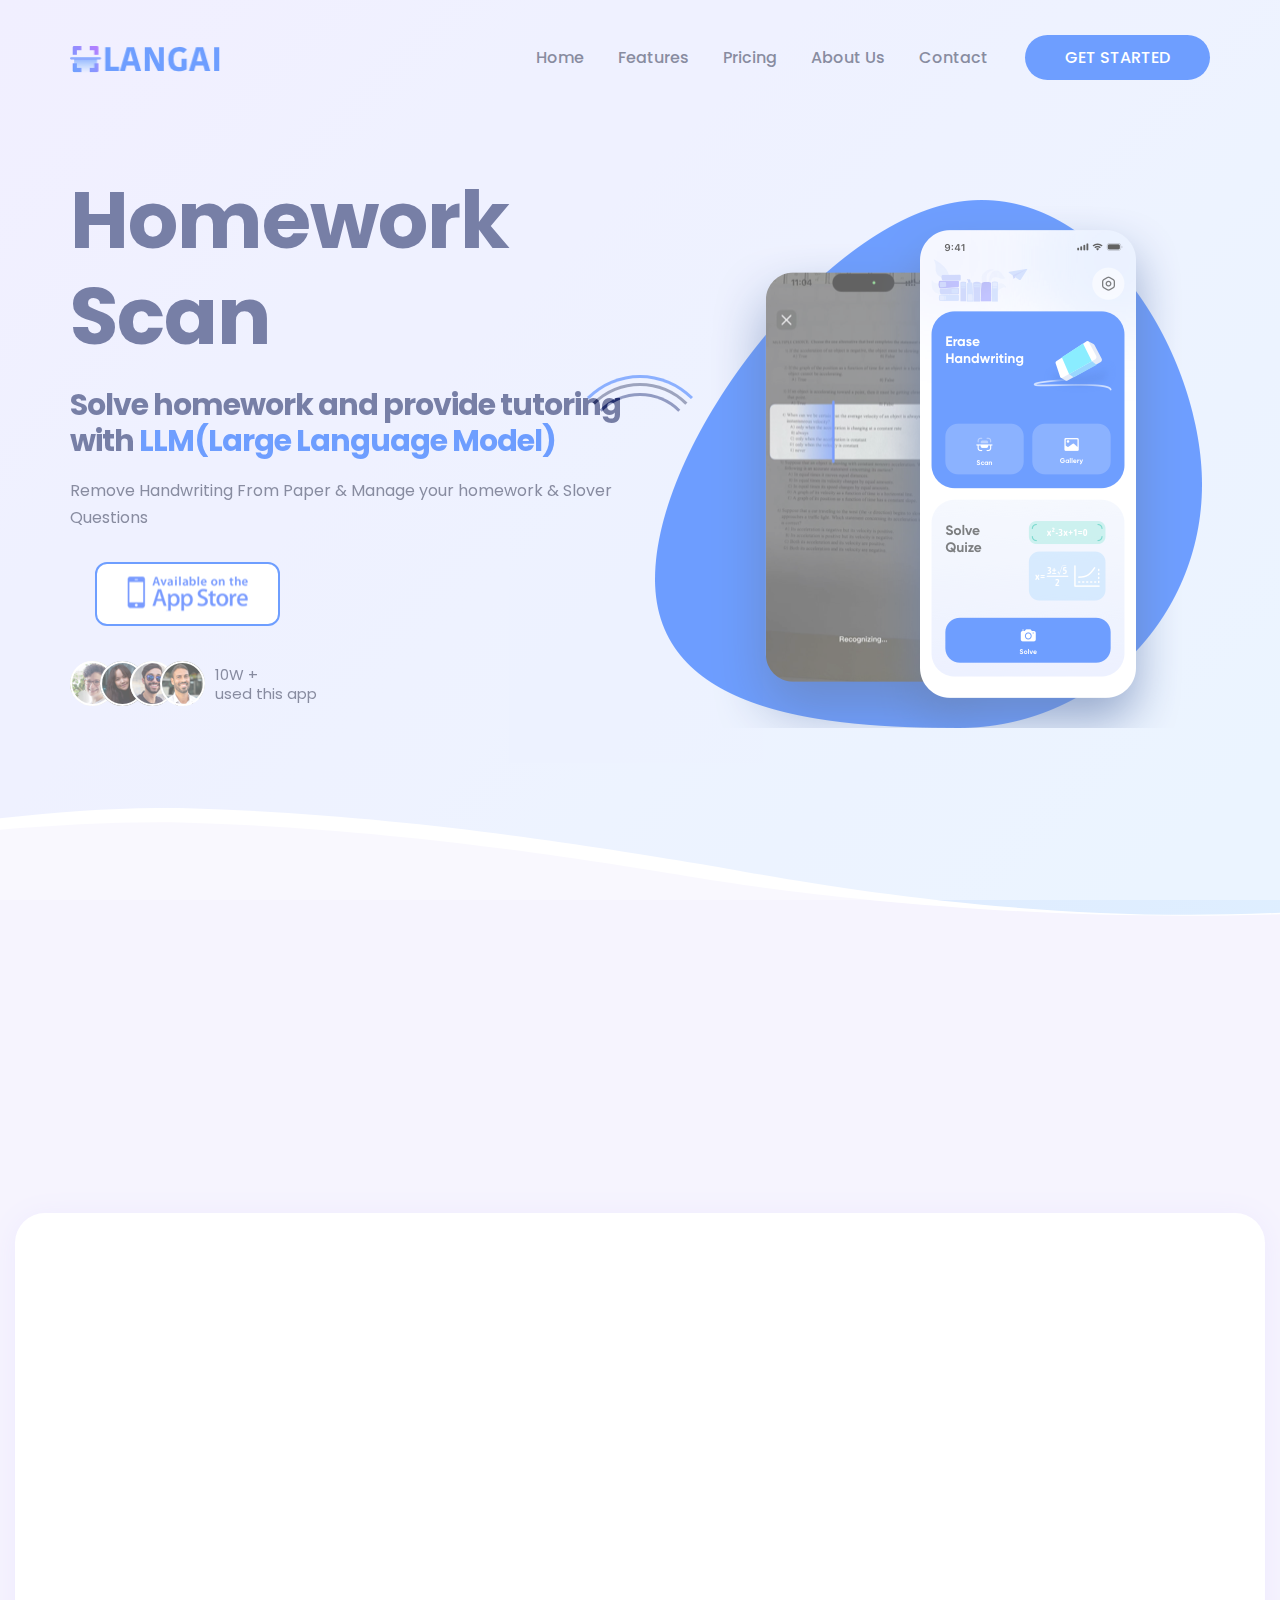
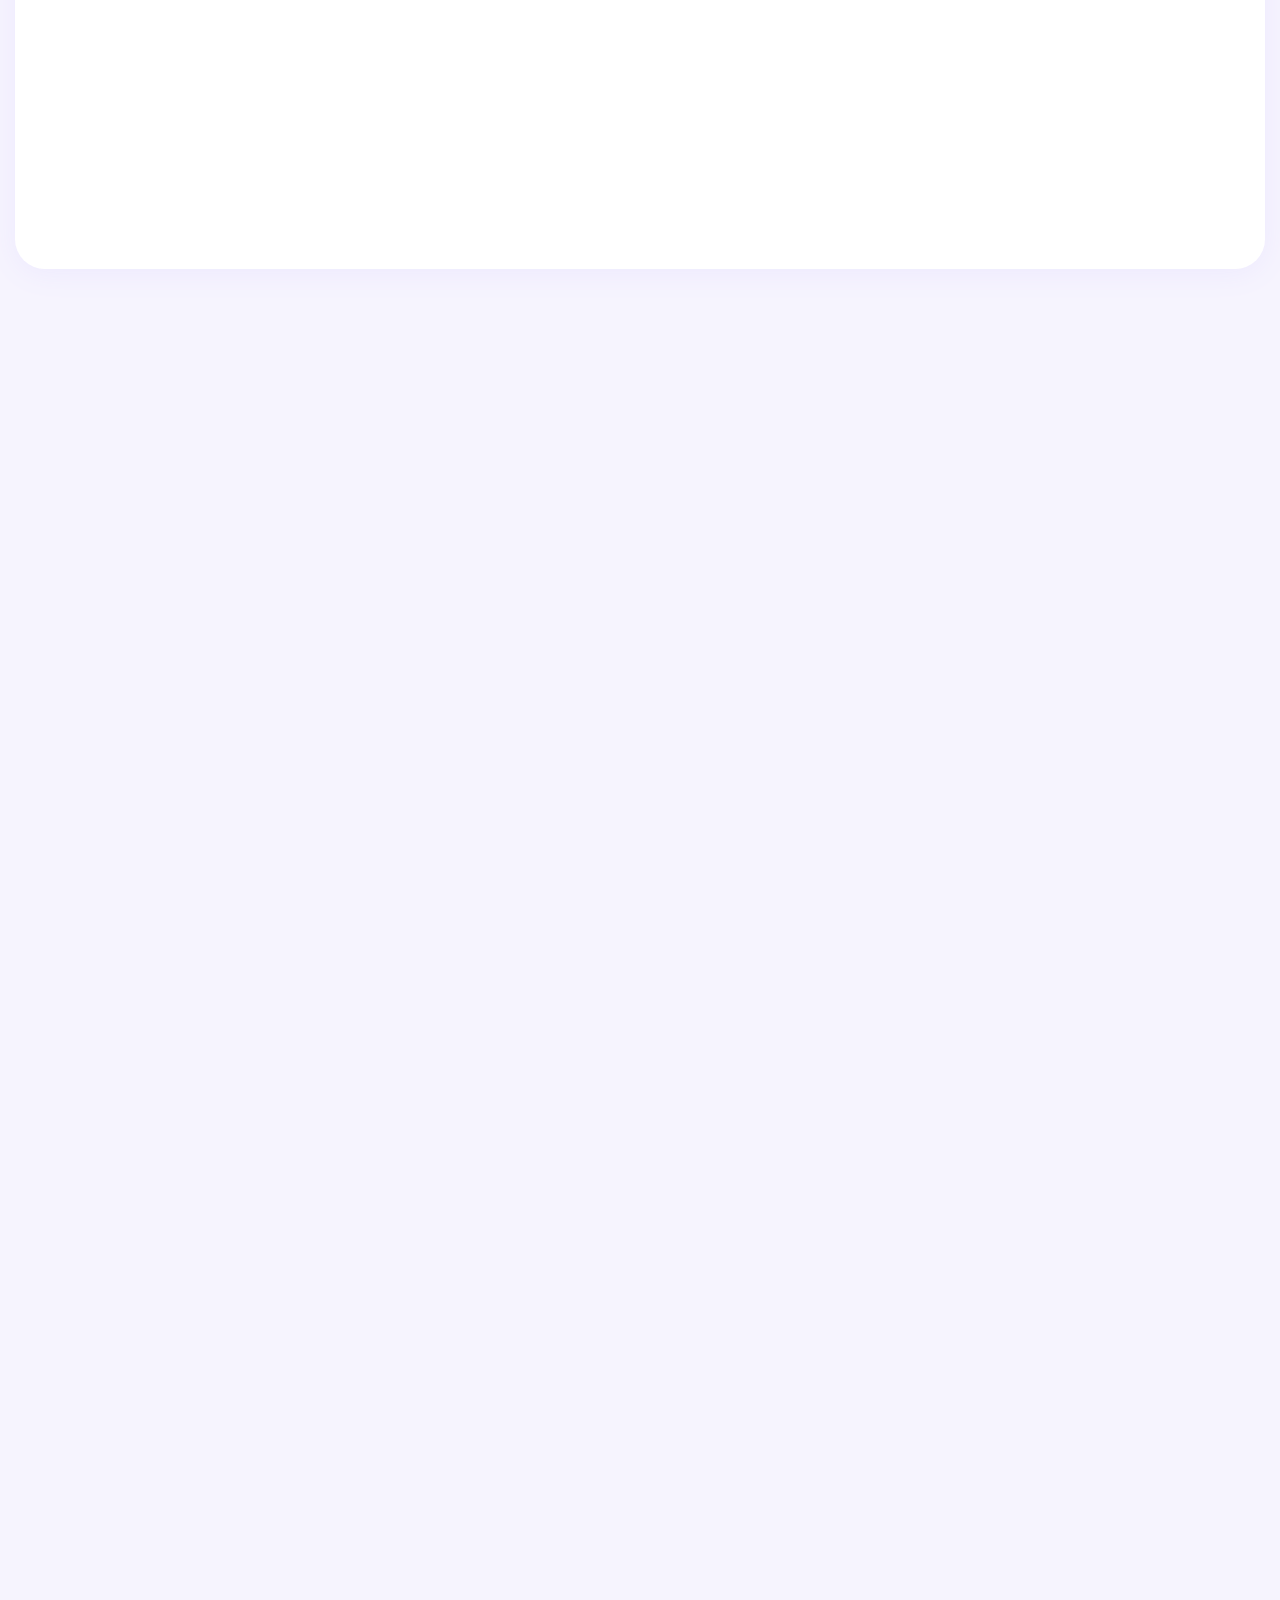
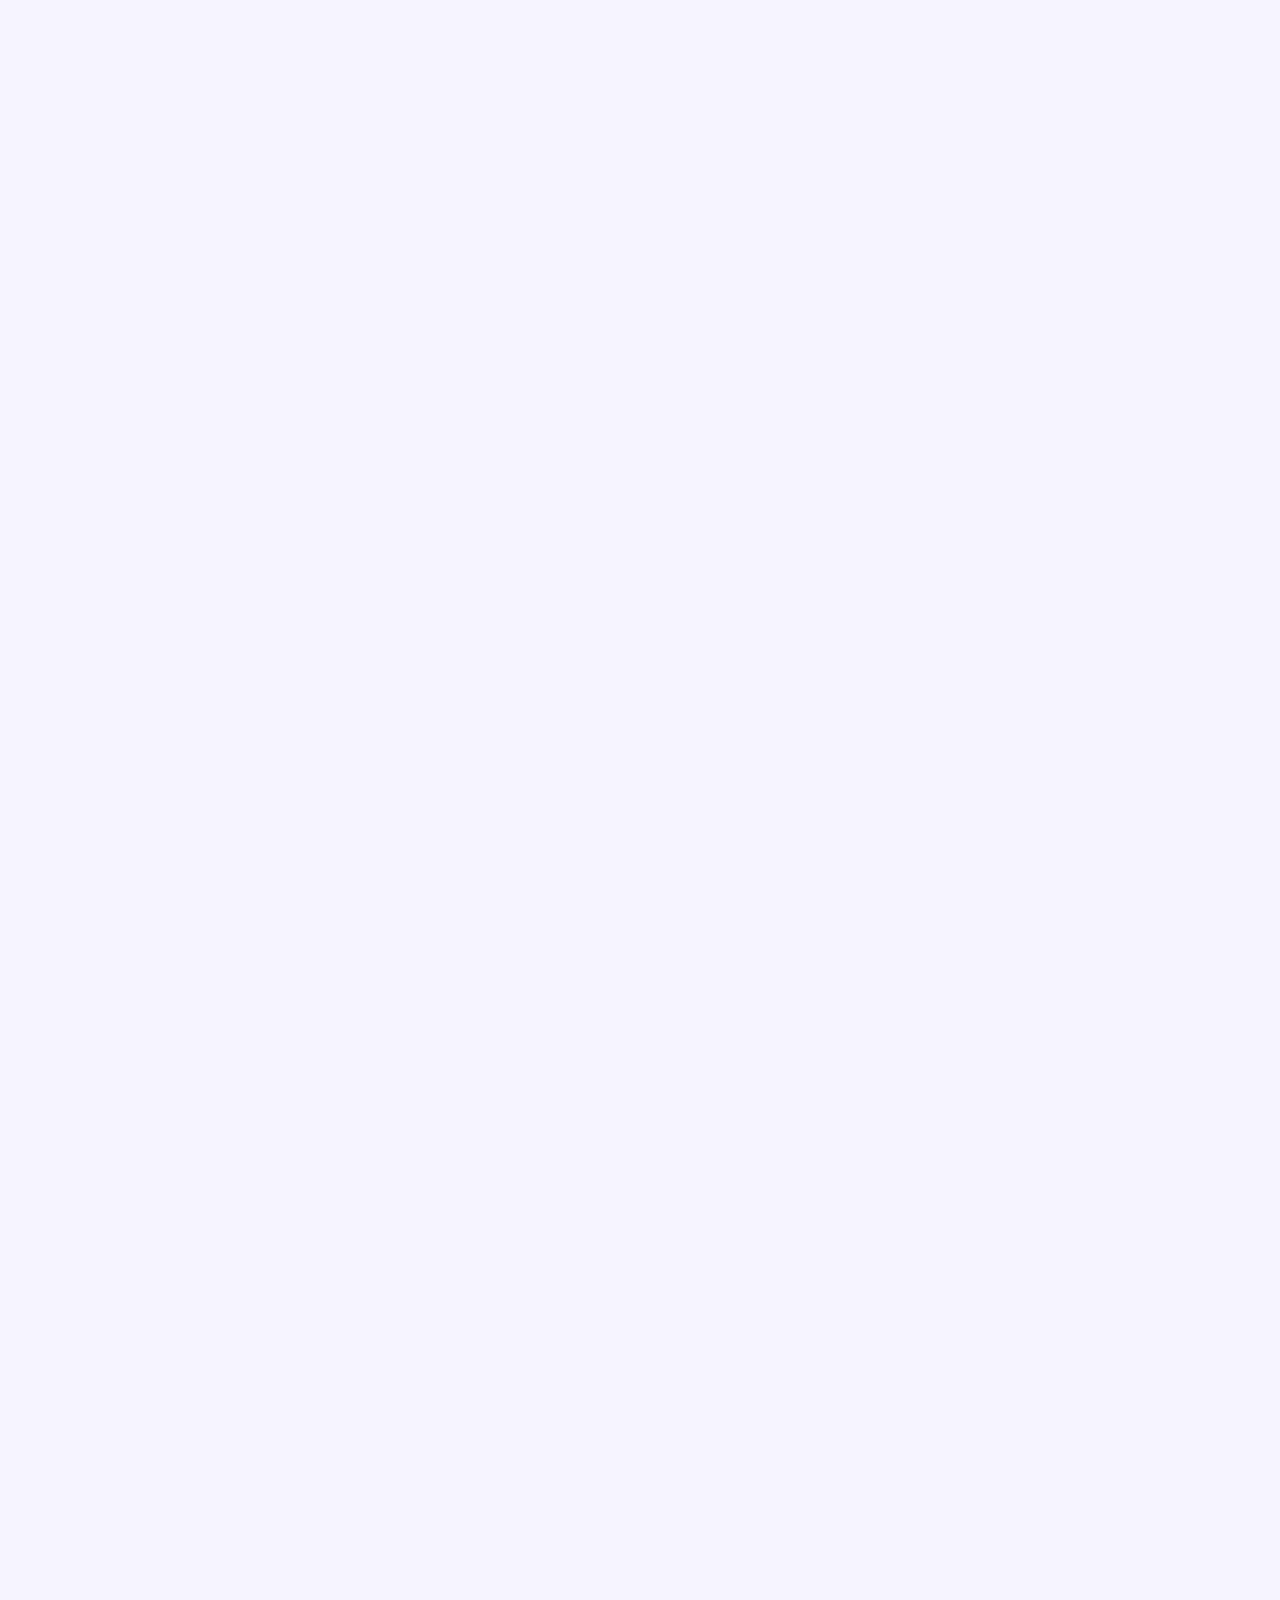
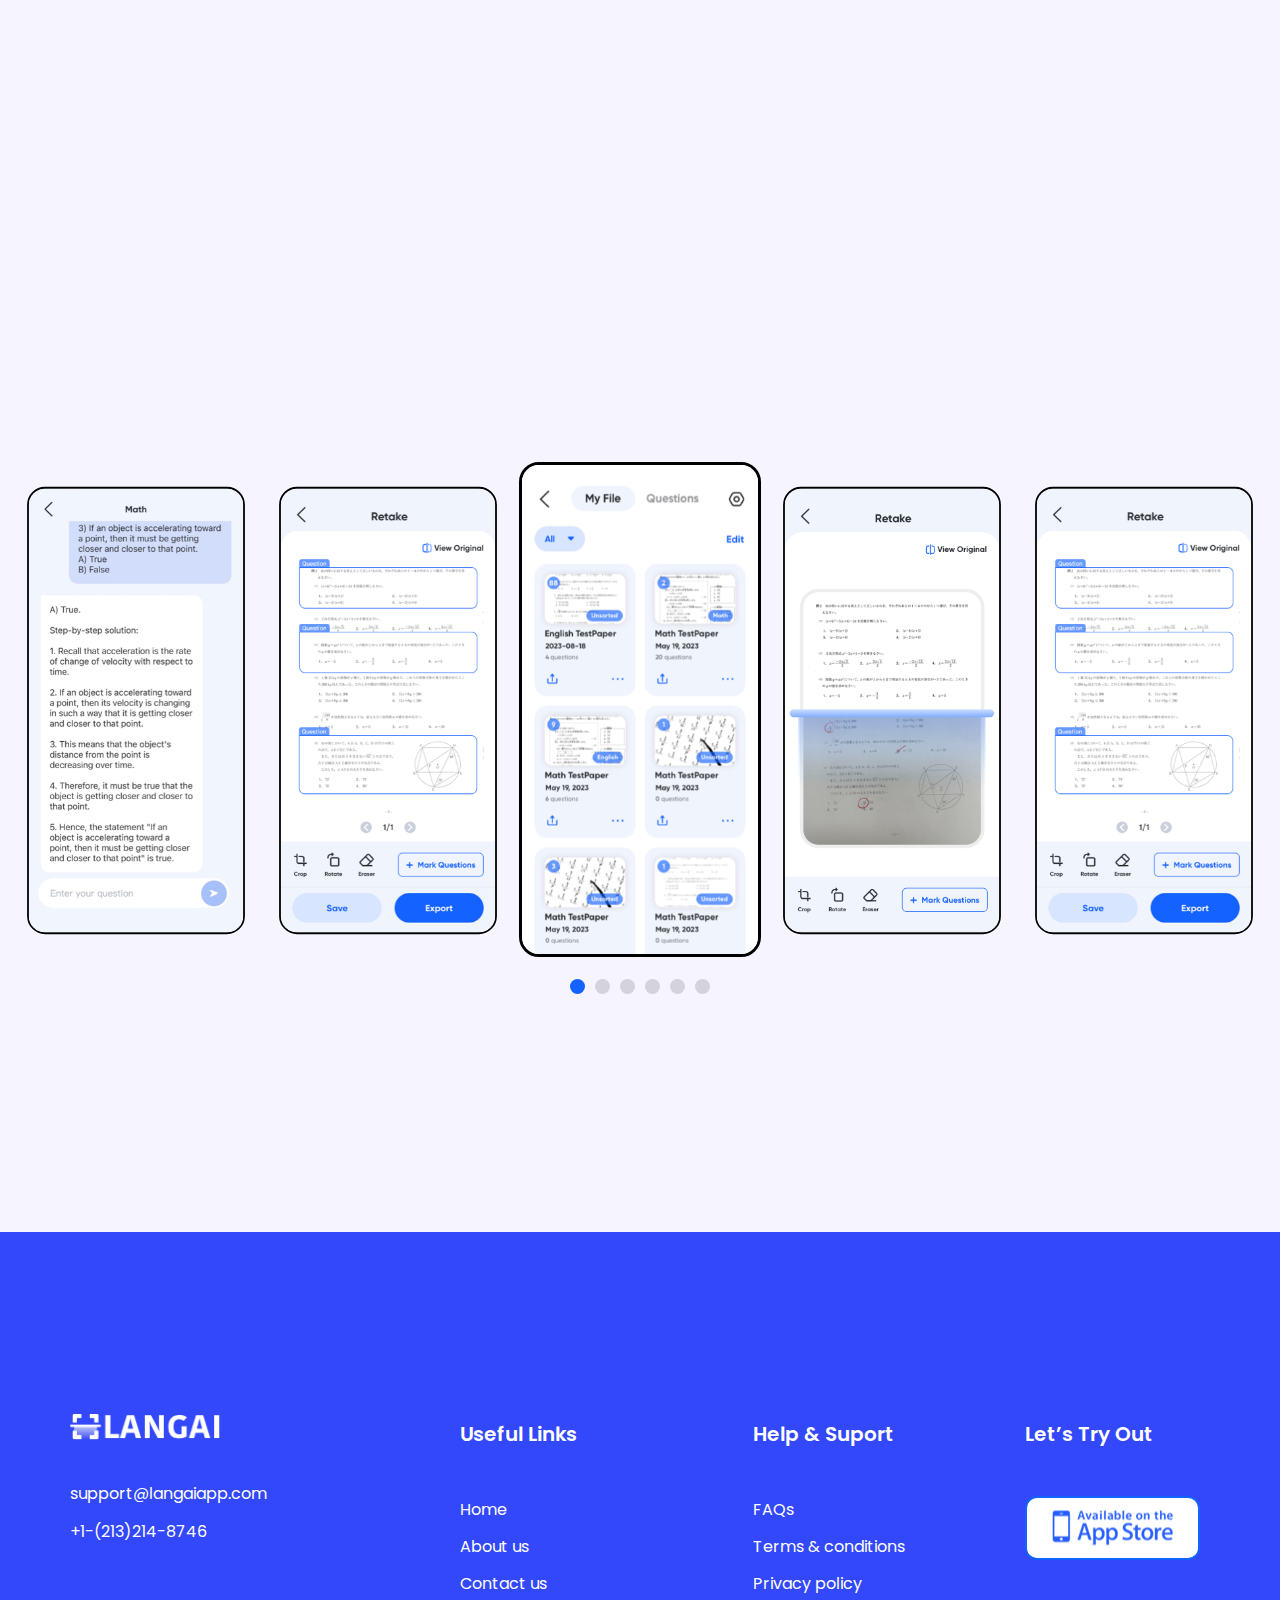
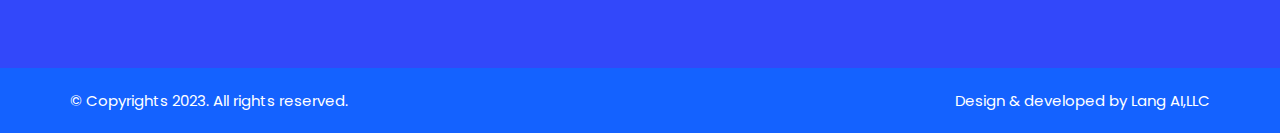
<file: index.html>
<!DOCTYPE html>
<html lang="en">

<head>
  <meta charset="UTF-8">
  <meta http-equiv="X-UA-Compatible" content="IE=edge">
  <meta name="viewport" content="width=device-width, initial-scale=1.0">
  <title>LangAI</title>

  <!-- icofont-css-link -->
  <link rel="stylesheet" href="css/icofont.min.css">
  <!-- Owl-Carosal-Style-link -->
  <link rel="stylesheet" href="css/owl.carousel.min.css">
  <!-- Bootstrap-Style-link -->
  <link rel="stylesheet" href="css/bootstrap.min.css">
  <!-- Aos-Style-link -->
  <link rel="stylesheet" href="css/aos.css">
  <!-- Coustome-Style-link -->									
  <link rel="stylesheet" href="css/style.css">
  <!-- Responsive-Style-link -->
  <link rel="stylesheet" href="css/responsive.css">		
  <!-- Favicon -->						
  <link rel="shortcut icon" href="images/favicon.png" type="image/x-icon">

</head>

<body>

  <!-- Page-wrapper-Start -->
  <div class="page_wrapper">

    <!-- Preloader -->
    <div id="preloader">
      <div id="loader"></div>
    </div>

    <!-- Header Start -->
    <header>
      <!-- container start -->
      <div class="container">
      	<!-- navigation bar -->
        <nav class="navbar navbar-expand-lg">
          <a class="navbar-brand" href="#">
            <img src="images/logo.png" alt="image" >
          </a>
          <button class="navbar-toggler" type="button" data-toggle="collapse" data-target="#navbarSupportedContent"
            aria-controls="navbarSupportedContent" aria-expanded="false" aria-label="Toggle navigation">
            <span class="navbar-toggler-icon">
              <!-- <i class="icofont-navigation-menu ico_menu"></i> -->
              <div class="toggle-wrap">
                <span class="toggle-bar"></span>
              </div>
            </span>
          </button>

          <div class="collapse navbar-collapse" id="navbarSupportedContent">
            <ul class="navbar-nav ml-auto">
              <li class="nav-item active">
                <a class="nav-link" href="index.html">Home</a>
              </li>
              <li class="nav-item">
                <a class="nav-link" href="#features">Features</a>
              </li>
              <!-- <li class="nav-item">
                <a class="nav-link" href="#how_it_work">How it works</a>
              </li> -->

              <!-- secondery menu start -->
              <!-- <li class="nav-item has_dropdown">
                <a class="nav-link" href="#">Pages</a>
                <span class="drp_btn"><i class="icofont-rounded-down"></i></span>
                <div class="sub_menu">
                  <ul>
                    <li><a href="about.html">About Us</a></li>
                    <li><a href="reviews.html">Reviews</a></li>
                    <li><a href="contact.html">Contact Us</a></li>
                    <li><a href="faq.html">Faq</a></li>
                    <li><a href="sign-in.html">Sign In</a></li>
                    <li><a href="sign-up.html">Sign Up</a></li>
                    <li><a href="blog-list.html">Blog List</a></li>
                    <li><a href="blog-single.html">Blog Single</a></li>
                  </ul>
                </div>
              </li> -->
              <!-- secondery menu end -->

              <li class="nav-item">
                <a class="nav-link" href="#pricing">Pricing</a>
              </li>

              <!-- secondery menu start -->
              <!-- <li class="nav-item has_dropdown">
                <a class="nav-link" href="#">Blog</a>
                <span class="drp_btn"><i class="icofont-rounded-down"></i></span>
                <div class="sub_menu">
                  <ul>
                    <li><a href="blog-list.html">Blog List</a></li>
                    <li><a href="blog-single.html">Blog Single</a></li>
                  </ul>
                </div>
              </li> -->
              <!-- secondery menu end -->
              <li class="nav-item">
                <a class="nav-link" href="about.html">About Us</a>
              </li>
              <li class="nav-item">
                <a class="nav-link" href="contact.html">Contact</a>
              </li>
              <li class="nav-item">
                <a class="nav-link dark_btn" href="#">GET STARTED</a>
              </li>
            </ul>
          </div>
        </nav>
        <!-- navigation end -->
      </div>
      <!-- container end -->
    </header>

    <!-- Banner-Section-Start -->
    <section class="banner_section">
      <!-- container start -->
      <div class="container">
        <!-- row start -->
        <div class="row">
          <div class="col-lg-6 col-md-12"  data-aos="fade-right" data-aos-duration="1500">
          	<!-- banner text -->
            <div class="banner_text">
              <!-- h1 -->
              <h1 style="font-size: 80px">Homework Scan</h1>
              <!-- h2 -->
              <h2>Solve homework and provide tutoring with <span>LLM(Large Language Model)</span></h2>
              <!-- p -->
              <p>Remove Handwriting From Paper & Manage your homework & Slover Questions
              </p>
            </div>
            <!-- app buttons -->
            <ul class="app_btn">
              <li>
                <a href="https://itunes.apple.com/app/id6462423041?mt=8">
                  <img class="blue_img" src="images/appstore_blue.png" alt="image" >
                  <img class="white_img" src="images/appstore_white.png" alt="image" >
                </a>
              </li>
              <!-- <li>
                <a href="#">
                  <img class="blue_img" src="images/googleplay_blue.png" alt="image" >
                  <img class="white_img" src="images/googleplay_white.png" alt="image" >
                </a>
              </li> -->
            </ul>

            <!-- users -->
            <div class="used_app">
              <ul>
                <li><img src="images/used01.png" alt="image" ></li>
                <li><img src="images/used02.png" alt="image" ></li>
                <li><img src="images/used03.png" alt="image" ></li>
                <li><img src="images/used04.png" alt="image" ></li>
              </ul>
              <p>10W + <br> used this app</p>
            </div>
          </div>

          <!-- banner slides start -->
          <div class="col-lg-6 col-md-12"  data-aos="fade-in" data-aos-duration="1500">
            <div class="banner_image">
              <img src="images/hero-image.png" alt="image" >

                <!-- video section start -->
                <!-- <div class="yt_video" >
                  <div class="thumbnil">
                    <a class="popup-youtube play-button" data-url="https://apptrailers.itunes.apple.com/itunes-assets/PurpleVideo126/v4/33/ff/a4/33ffa41c-c78b-75e5-2408-a100d723c175/P622151061_Anull_video_gr280_sdr_886x1920-.mp4" data-toggle="modal" data-target="#myModal" title="XJj2PbenIsU">
                      <span class="play_btn">
                        <img src="images/play_icon.png" alt="image" >
                        <div class="waves-block">
                          <div class="waves wave-1"></div>
                          <div class="waves wave-2"></div>
                          <div class="waves wave-3"></div>
                        </div>
                      </span>
                    </a>
                  </div>
                </div> -->
                <!-- video section end -->


            </div>
          </div>
          <!-- banner slides end -->

        </div>
        <!-- row end -->
      </div>
      <!-- container end -->
    </section>
    <!-- Banner-Section-end -->

    <!-- Trusted Section start -->
    <!-- <section class="row_am trusted_section"> -->
      <!-- container start -->
      <!-- <div class="container">
        <div class="section_title" data-aos="fade-up" data-aos-duration="1500" data-aos-delay="100"> -->
          <!-- h2 -->
          <!-- <h2>Trusted by <span>150+</span> companies</h2> -->
          <!-- p -->
          <!-- <p>Lorem Ipsum is simply dummy text of the printing and typese tting <br> indus orem Ipsum has beenthe
            standard dummy.</p>
        </div> -->

        <!-- logos slider start -->
        <!-- <div class="company_logos" >
          <div id="company_slider" class="owl-carousel owl-theme">
            <div class="item">
              <div class="logo">
                <img src="images/paypal.png" alt="image" >
              </div>
            </div>
            <div class="item">
              <div class="logo">
                <img src="images/spoty.png" alt="image" >
              </div>
            </div>
            <div class="item">
              <div class="logo">
                <img src="images/shopboat.png" alt="image" >
              </div>
            </div>
            <div class="item">
              <div class="logo">
                <img src="images/slack.png" alt="image" >
              </div>
            </div>
            <div class="item">
              <div class="logo">
                <img src="images/envato.png" alt="image" >
              </div>
            </div>
            <div class="item">
              <div class="logo">
                <img src="images/paypal.png" alt="image" >
              </div>
            </div>
            <div class="item">
              <div class="logo">
                <img src="images/spoty.png" alt="image" >
              </div>
            </div>
            <div class="item">
              <div class="logo">
                <img src="images/shopboat.png" alt="image" >
              </div>
            </div>
          </div>
        </div> -->
        <!-- logos slider end -->
      <!-- </div> -->
      <!-- container end -->
    <!-- </section> -->
    <!-- Trusted Section ends -->


    <!-- Features-Section-Start -->
    <section class="row_am features_section" id="features">
      <!-- container start -->
      <div class="container">
        <div class="section_title" data-aos="fade-up" data-aos-duration="1500" data-aos-delay="100">
          <!-- h2 -->
          <h2><span>Homework Scan </span> - Your Smart Homework Assistant</h2>
          <!-- p -->
          <p>Homework Scan is a powerful application designed to help students succeed in their academic journey. <br> It boasts the following key features </p>
        </div>
        <div class="feature_detail">
          <!-- feature box left -->
          <div class="left_data feature_box">

          	<!-- feature box -->
            <div class="data_block" data-aos="fade-right" data-aos-duration="1500">
              <div class="icon">
                <img src="images/secure_data.png" alt="image" >
              </div>
              <div class="text">
                <h4>Handwriting Eraser</h4>
                <p>Homework Scan includes an advanced Handwriting Eraser to effortlessly remove handwritten content from assignments. </p>
              </div>
            </div>

            <!-- feature box -->
            <div class="data_block" data-aos="fade-right" data-aos-duration="1500">
              <div class="icon">
                <img src="images/functional.png" alt="image" >
              </div>
              <div class="text">
                <h4>Homework Organization</h4>
                <p>Effortlessly manage and store all your assignments with our app. No more lost work!</p>
              </div>
            </div>
          </div>

          <!-- feature box right -->
          <div class="right_data feature_box">

          	<!-- feature box -->
            <div class="data_block" data-aos="fade-left" data-aos-duration="1500">
              <div class="icon">
                <img src="images/live-chat.png" alt="image" >
              </div>
              <div class="text">
                <h4>chat AI</h4>
                <p>Our robust AI engine offers answers for a variety of subjects, providing detailed solutions for both multiple-choice and open-ended questions.</p>
              </div>
            </div>

            <!-- feature box -->
            <div class="data_block" data-aos="fade-left" data-aos-duration="1500">
              <div class="icon">
                <img src="images/support.png" alt="image" >
              </div>
              <div class="text">
                <h4>24-7 Tutor</h4>
                <p>AI offers 24/7 home tutor support, ensuring assistance is available whenever you need it</p>
              </div>
            </div>

          </div>
          <!-- feature image -->
          <div class="feature_img" data-aos="fade-up" data-aos-duration="1500" data-aos-delay="100">
            <img src="images/features_frame.png" alt="image" >
          </div>
        </div>
      </div>
      <!-- container end -->
    </section>
    <!-- Features-Section-end -->

    <!-- About-App-Section-Start -->
    <section class="row_am about_app_section">
      <!-- container start -->
      <div class="container">
      	<!-- row start -->
        <div class="row">
          <div class="col-lg-6">

          	<!-- about images -->
            <div class="about_img" data-aos="fade-in" data-aos-duration="1500">
              <div class="frame_img">
                <img class="moving_position_animatin" src="images/about-frame.png" alt="image" >
              </div>
              <div class="screen_img">
                <img class="moving_animation" src="images/about-screen.png" alt="image" >
              </div>
            </div>
          </div>
          <div class="col-lg-6">

          	<!-- about text -->
            <div class="about_text">
              <div class="section_title" data-aos="fade-up" data-aos-duration="1500" data-aos-delay="100">

              	<!-- h2 -->
                <h2>Some awesome words <span>about app.</span></h2>

                <!-- p -->
                <p>
                  These are just some of the voices among our many users. Our goal is to provide you with an excellent educational tool, 
                  and these testimonials and positive feedback inspire us to continually improve and enhance Homework Scan. 
                </p>
              </div>

              <!-- UL -->
              <ul class="app_statstic" id="counter" data-aos="fade-in" data-aos-duration="1500">
                <li>
                  <div class="icon">
                    <img src="images/download.png" alt="image" >
                  </div>
                  <div class="text">
                    <p><span class="counter-value" data-count="17">0</span><span>W+</span></p>
                    <p>Download</p>
                  </div>
                </li>
                <li>
                  <div class="icon">
                    <img src="images/followers.png" alt="image" >
                  </div>
                  <div class="text">
                    <p><span class="counter-value" data-count="08">0 </span><span>W+</span></p>
                    <p>Followers</p>
                  </div>
                </li>
                <li>
                  <div class="icon">
                    <img src="images/reviews.png" alt="image" >
                  </div>
                  <div class="text">
                    <p><span class="counter-value" data-count="23">0</span><span>W+</span></p>
                    <p>chat</p>
                  </div>
                </li>
                <li>
                  <div class="icon">
                    <img src="images/countries.png" alt="image" >
                  </div>
                  <div class="text">
                    <p><span class="counter-value" data-count="150">0</span><span>+</span></p>
                    <p>Countries</p>
                  </div>
                </li>
              </ul>
              <!-- UL end -->
              <!-- <a href="#" class="btn puprple_btn" data-aos="fade-in" data-aos-duration="1500">START FREE TRIAL</a> -->
            </div>
          </div>
        </div>
        <!-- row end -->
      </div>
      <!-- container end -->
    </section>
    <!-- About-App-Section-end -->

    <!-- ModernUI-Section-Start -->
    <!-- <section class="row_am modern_ui_section"> -->
      <!-- container start -->
      <!-- <div class="container"> -->
      	<!-- row start -->
        <!-- <div class="row">
          <div class="col-lg-6"> -->
          	<!-- UI content -->
            <!-- <div class="ui_text">
              <div class="section_title" data-aos="fade-up" data-aos-duration="1500" data-aos-delay="100">
                <h2>Beautiful design with <span>modern UI</span></h2>
                <p>
                  Lorem Ipsum is simply dummy text of the printing and typesetting industry lorem Ipsum has been the
                  industrys standard dummy text ever since the when an unknown printer took a galley of type and.
                </p>
              </div>
              <ul class="design_block">
                <li data-aos="fade-up" data-aos-duration="1500">
                  <h4>Carefully designed</h4>
                  <p>Lorem Ipsum is simply dummy text of the printing and type esetting industry lorem Ipsum has.</p>
                </li>
                <li data-aos="fade-up" data-aos-duration="1500">
                  <h4>Seamless Sync</h4>
                  <p>Simply dummy text of the printing and typesetting inustry lorem Ipsum has Lorem dollar summit.</p>
                </li>
                <li data-aos="fade-up" data-aos-duration="1500">
                  <h4>Access Drive</h4>
                  <p>Printing and typesetting industry lorem Ipsum has been the industrys standard dummy text of type
                    setting.</p>
                </li>
              </ul>
            </div>
          </div>
          <div class="col-lg-6"> -->
          	<!-- UI Image -->
            <!-- <div class="ui_images" data-aos="fade-in" data-aos-duration="1500">
              <div class="left_img">
                <img class="moving_position_animatin" src="images/modern01.png" alt="image" >
              </div> -->
              <!-- UI Image -->
              <!-- <div class="right_img">
                <img class="moving_position_animatin" src="images/secure_data.png" alt="image" >
                <img class="moving_position_animatin" src="images/modern02.png" alt="image" >
                <img class="moving_position_animatin" src="images/modern03.png" alt="image" >
              </div>
            </div>
          </div>
        </div> -->
        <!-- row end -->
      <!-- </div> -->
      <!-- container end -->
    <!-- </section> -->
    <!-- ModernUI-Section-end -->

    <!-- How-It-Workes-Section-Start -->
    <!-- <section class="row_am how_it_works" id="how_it_work"> -->
      <!-- container start -->
      <!-- <div class="container">
        <div class="how_it_inner">
          <div class="section_title" data-aos="fade-up" data-aos-duration="1500" data-aos-delay="300"> -->
          	<!-- h2 -->
            <!-- <h2><span>How it works</span> - 3 easy steps</h2> -->
            <!-- p -->
            <!-- <p>Lorem Ipsum is simply dummy text of the printing and typese tting <br> indus orem Ipsum has beenthe
              standard dummy.</p> -->
          <!-- </div>
          <div class="step_block"> -->

          <!-- row start -->
          <!-- <div class="row "> -->
          	<!-- step box -->
            <!-- <div class="col-md-4 col-sm-12">
            	<div class="step_box"> -->
            		<!-- icon -->
	                <!-- <div class="step_img" data-aos="fade-left" data-aos-duration="1500">
	                  <img src="images/step1.png" alt="image" >
	                  <div class="step_number">
	                  <h3>01</h3>
	                  </div>
	                </div> -->
	                <!-- text -->
	                <!-- <div class="step_text" data-aos="fade-right" data-aos-duration="1500">
	                  <h4>Download app</h4>
	                  <div class="app_icon">
	                    <a href="#"><i class="icofont-brand-android-robot"></i></a>
	                    <a href="#"><i class="icofont-brand-apple"></i></a>
	                    <a href="#"><i class="icofont-brand-windows"></i></a>
	                  </div>
	                  <p>Download App either for Windows, Mac or Android</p>
	                </div>
            	</div>
            </div> -->

            <!-- step box -->
            <!-- <div class="col-md-4 col-sm-12">
            	<div class="step_box"> -->
            		<!-- icon -->
	                <!-- <div class="step_img" data-aos="fade-left" data-aos-duration="1500">
	                  <img src="images/step2.png" alt="image" >
	                  <div class="step_number">
	                  <h3>02</h3>
	                  </div>
	                </div> -->
	                <!-- text -->
	                <!-- <div class="step_text step2" data-aos="fade-right" data-aos-duration="1500">
	                  <h4>Create account</h4>
                  	  <span>14 days free trial</span>
                  	  <p>Sign up free for App account. One account for all devices.</p>
	                </div>
            	</div>
            </div> -->

            <!-- step box -->
            <!-- <div class="col-md-4 col-sm-12">
            	<div class="step_box"> -->
            		<!-- icon -->
	                <!-- <div class="step_img" data-aos="fade-left" data-aos-duration="1500">
	                  <img src="images/step3.png" alt="image" >
	                  <div class="step_number">
	                  <h3>03</h3>
	                  </div>
	                </div> -->
	                <!-- text -->
	                <!-- <div class="step_text step3" data-aos="fade-right" data-aos-duration="1500">
	                  <h4>It’s done, enjoy the app</h4>
                  	  <span>Have any questions check our FAQs</span>
                  	  <p>Get most amazing app experience, Explore and share the app</p>
	                </div>
            	</div>
            </div>

        </div>

          </div>
        </div>

      </div> -->
      <!-- container end -->
    <!-- </section> -->
    <!-- How-It-Workes-Section-end -->

    <!-- Testimonial-Section start -->
    <section class="row_am testimonial_section"> 
      <!-- container start -->
      <div class="container">
        <div class="section_title" data-aos="fade-up" data-aos-duration="1500" data-aos-delay="300">
          <!-- h2 -->
          <h2>What our <span>customer say</span></h2>
          <!-- p -->
          <p>We're honored to support you on your academic journey, and thank you for choosing us!</p>
        </div>
        <div class="testimonial_block" data-aos="fade-in" data-aos-duration="1500">
          <div id="testimonial_slider" class="owl-carousel owl-theme">
          	<!-- user 1 -->
            <div class="item">
              <div class="testimonial_slide_box">
                <div class="rating">
                  <span><i class="icofont-star"></i></span>
                  <span><i class="icofont-star"></i></span>
                  <span><i class="icofont-star"></i></span>
                  <span><i class="icofont-star"></i></span>
                  <span><i class="icofont-star"></i></span>
                </div>
                <p class="review">
                  “ 子どものやり直しやテスト対策に便利です！
                  今まで消しゴムで消していたので…早くこの機能を知りたかったー！！”
                </p>
                <div class="testimonial_img">
                  <img src="images/testimonial_user1.png" alt="image" >
                </div>
                <h3>芽依 </h3>
                <!-- <span class="designation">Careative inc</span> -->
              </div>
            </div>

            <!-- user 2 -->
            <div class="item">
              <div class="testimonial_slide_box">
                <div class="rating">
                  <span><i class="icofont-star"></i></span>
                  <span><i class="icofont-star"></i></span>
                  <span><i class="icofont-star"></i></span>
                  <span><i class="icofont-star"></i></span>
                  <span><i class="icofont-star"></i></span>
                </div>
                <p class="review">
                  “ とても便利なアプリです。 中学受験対策で、塾のプリントに直に書いても、補正がきくので、後から消しゴムで消す作業がなくなりました。”
                </p>
                <div class="testimonial_img">
                  <img src="images/testimonial_user2.png" alt="image" >
                </div>
                <h3>佐藤</h3>
                <!-- <span class="designation">Careative inc</span> -->
              </div>
            </div>
            
            <!-- user 3 -->
            <div class="item">
              <div class="testimonial_slide_box">
                <div class="rating">
                  <span><i class="icofont-star"></i></span>
                  <span><i class="icofont-star"></i></span>
                  <span><i class="icofont-star"></i></span>
                  <span><i class="icofont-star"></i></span>
                  <span><i class="icofont-star"></i></span>
                </div>
                <p class="review">
                  “ 너무 좋은 어플이에요! 진짜 도움 많이 받습니다! ”
                </p>
                <div class="testimonial_img">
                  <img src="images/testimonial_user3.png" alt="image" >
                </div>
                <h3>최지은</h3>
                <!-- <span class="designation">Careative inc</span> -->
              </div>

            </div>
          </div>

          <!-- total review -->
          <div class="total_review">
            <div class="rating">
              <span><i class="icofont-star"></i></span>
              <span><i class="icofont-star"></i></span>
              <span><i class="icofont-star"></i></span>
              <span><i class="icofont-star"></i></span>
              <span><i class="icofont-star"></i></span>
              <p>5.0 / 5.0</p>
            </div>
            <h3>2578</h3>
            <!-- <a href="#">TOTAL USER REVIEWS <i class="icofont-arrow-right"></i></a> -->
          </div>

          <!-- avtar faces -->
          <div class="avtar_faces">
            <img src="images/avtar_testimonial.png" alt="image" >
          </div>
        </div>
      </div>
      <!-- container end -->
    </section>
    <!-- Testimonial-Section end -->

    <!-- Pricing-Section -->
    <section class="row_am pricing_section" id="pricing">
      <!-- container start -->
      <div class="container">
        <div class="section_title" data-aos="fade-up" data-aos-duration="1500" data-aos-delay="300">
          <!-- h2 -->
          <h2>Best & simple <span>pricing</span></h2>
          <!-- p -->
          <p>At LangAI, we believe that access to quality education tools should be affordable and accessible to all. 
            That's why we offer straightforward and budget-friendly pricing plans for Homework Scan, 
            ensuring that everyone can benefit from our app.</p>
        </div>
        <!-- toggle button -->
        <!-- <div class="toggle_block" data-aos="fade-up" data-aos-duration="1500">
          <span class="month active">Monthly</span>
          <div class="tog_block">
            <span class="tog_btn"></span>
          </div>
          <span class="years">Yearly</span>
          <span class="offer">50% off</span>
        </div> -->

        <!-- pricing box  monthly start -->
        <div class="pricing_pannel monthly_plan active" data-aos="fade-up" data-aos-duration="1500">
          <!-- row start -->
          <div class="row">
          	<!-- pricing box 1 -->
            <div class="col-md-4">
              <div class="pricing_block">
                <div class="icon">
                  <img src="images/standard.png" alt="image" >
                </div>
                <div class="pkg_name">
                  <h3>Free</h3>
                  <span>For the basics</span>
                </div>
                <span class="price">$0</span>
                <ul class="benifits">
                  <li>
                    <p>5 scanning opportunities</p>
                  </li>
                  <li>
                    <p>100 MB disk space</p>
                  </li>
                  <li>
                    <p>No export</p>
                  </li>
                  <li>
                    <p>No save</p>
                  </li>
                </ul>
                <!-- <a href="#" class="btn white_btn">BUY NOW</a> -->
              </div>
            </div>

            <!-- pricing box 2 -->
            <div class="col-md-4">
              <div class="pricing_block">
                <div class="icon">
                  <img src="images/unlimited.png" alt="image" >
                </div>
                <div class="pkg_name">
                  <h3>Monthly</h3>
                  <span>Premium</span>
                </div>
                <span class="price">$3.99</span>
                <ul class="benifits">
                  <li>
                    <p>Unlimited one month</p>
                  </li>
                  <li>
                    <p>1GB disk space</p>
                  </li>
                  <li>
                    <p>Export without limitations</p>
                  </li>
                  <li>
                    <p>Save as PDF/JPG for printing and sharing</p>
                  </li>
                </ul>
                <!-- <a href="#" class="btn white_btn">BUY NOW</a> -->
              </div>
            </div>

            <!-- pricing box 3 -->
            <div class="col-md-4">
              <div class="pricing_block">
                <div class="icon">
                  <img src="images/premium.png" alt="image" >
                </div>
                <div class="pkg_name">
                  <h3>Yearly</h3>
                  <span>Premium</span>
                </div>
                <span class="price">$29.99</span>
                <ul class="benifits">
                  <li>
                    <p>Unlimited one year</p>
                  </li>
                  <li>
                    <p>Unlimited disk space</p>
                  </li>
                  <li>
                    <p>Export without limitations</p>
                  </li>
                  <li>
                    <p>Save as PDF/JPG for printing and sharing</p>
                  </li>
                </ul>
                <!-- <a href="#" class="btn white_btn">BUY NOW</a> -->
              </div>
            </div>
          </div>
          <!-- row end -->
        </div>
        <!-- pricing box monthly end -->

        <!-- pricing box yearly start -->
        <div class="pricing_pannel yearly_plan">
          <div class="row">

          	<!-- pricing box 1 -->
            <div class="col-md-4">
              <div class="pricing_block">
                <div class="icon">
                  <img src="images/standard.png" alt="image" >
                </div>
                <div class="pkg_name">
                  <h3>Standard</h3>
                  <span>For the basics</span>
                </div>
                <span class="price">$150</span>
                <ul class="benifits">
                  <li>
                    <p>Up to 10 Website</p>
                  </li>
                  <li>
                    <p>100 GB disk space</p>
                  </li>
                  <li>
                    <p>25 Customize sub pages</p>
                  </li>
                  <li>
                    <p>4 Domains access</p>
                  </li>
                  <li>
                    <p>Support on request</p>
                  </li>
                </ul>
                <!-- <a href="#" class="btn white_btn">BUY NOW</a> -->
              </div>
            </div>

            <!-- pricing box 2 -->
            <div class="col-md-4">
              <div class="pricing_block highlited_block">
                <div class="icon">
                  <img src="images/unlimited.png" alt="image" >
                </div>
                <div class="pkg_name">
                  <h3>Unlimited</h3>
                  <span>For the professionals</span>
                </div>
                <span class="price">$999</span>
                <ul class="benifits">
                  <li>
                    <p>Unlimited Website</p>
                  </li>
                  <li>
                    <p>400 GB disk space</p>
                  </li>
                  <li>
                    <p>40 Customize sub pages</p>
                  </li>
                  <li>
                    <p>20 Domains access</p>
                  </li>
                  <li>
                    <p>24/7 Customer support</p>
                  </li>
                </ul>
                <!-- <a href="#" class="btn white_btn">BUY NOW</a> -->
              </div>
            </div>

            <!-- pricing box 3 -->
            <div class="col-md-4">
              <div class="pricing_block">
                <div class="icon">
                  <img src="images/premium.png" alt="image" >
                </div>
                <div class="pkg_name">
                  <h3>Premium</h3>
                  <span>For small team</span>
                </div>
                <span class="price">$550</span>
                <ul class="benifits">
                  <li>
                    <p>Up to 20 Website</p>
                  </li>
                  <li>
                    <p>200 GB disk space</p>
                  </li>
                  <li>
                    <p>25 Customize sub pages</p>
                  </li>
                  <li>
                    <p>8 Domains access</p>
                  </li>
                  <li>
                    <p>24/7 Customer support</p>
                  </li>
                </ul>
                <!-- <a href="#" class="btn white_btn">BUY NOW</a> -->
              </div>
            </div>

          </div>
        </div>
        <!-- pricing box yearly end -->

        <!-- <p class="contact_text" data-aos="fade-up" data-aos-duration="1500">Not sure what to choose ? <a href="#">contact us</a> for custom packages</p> -->
      </div>
      <!-- container start end -->
    </section>
    <!-- Pricing-Section end -->

    <!-- FAQ-Section start -->
    <section class="row_am faq_section" id="FAQs">
      <!-- container start -->
      <div class="container">
        <div class="section_title" data-aos="fade-up" data-aos-duration="1500" data-aos-delay="300">
          <!-- h2 -->
          <h2><span>FAQ</span> - Frequently Asked Questions</h2>
          <!-- p -->
          <p>Here, you can find answers to various questions about our product or service, whether it's about how to use it, its features, 
            pricing, or other aspects. We regularly update our FAQ to ensure it stays current with the latest information and changes.</p>
        </div>
        <!-- faq data -->
        <div class="faq_panel">
          <div class="accordion" id="accordionExample">
            <div class="card" data-aos="fade-up" data-aos-duration="1500">
              <div class="card-header" id="headingOne">
                <h2 class="mb-0">
                  <button type="button" class="btn btn-link active" data-toggle="collapse" data-target="#collapseOne">
                  	<i class="icon_faq icofont-plus"></i></i> Is Homework Scan completely free? </button>
                </h2>
              </div>
              <div id="collapseOne" class="collapse show" aria-labelledby="headingOne" data-parent="#accordionExample">
                <div class="card-body">
                  <p>Homework Scan offers a basic free version. However, to access all the advanced features, you might need to purchase our premium version.
                  </p>
                </div>
              </div>
            </div>
            <div class="card" data-aos="fade-up" data-aos-duration="1500">
              <div class="card-header" id="headingTwo">
                <h2 class="mb-0">
                  <button type="button" class="btn btn-link collapsed" data-toggle="collapse"
                    data-target="#collapseTwo"><i class="icon_faq icofont-plus"></i></i> Will the trace removal feature affect my original document?</button>
                </h2>
              </div>
              <div id="collapseTwo" class="collapse" aria-labelledby="headingTwo" data-parent="#accordionExample">
                <div class="card-body">
                  <p>No, the trace removal feature only acts on the digital version after you scan, and it won't have any impact 
                    on your original paper document.
                  </p>
                </div>
              </div>
            </div>
            <div class="card" data-aos="fade-up" data-aos-duration="1500">
              <div class="card-header" id="headingThree">
                <h2 class="mb-0">
                  <button type="button" class="btn btn-link collapsed" data-toggle="collapse"
                    data-target="#collapseThree"><i class="icon_faq icofont-plus"></i></i>Is the Smart AI answer feature really accurate?</button>
                </h2>
              </div>
              <div id="collapseThree" class="collapse" aria-labelledby="headingThree" data-parent="#accordionExample">
                <div class="card-body">
                  <p>Our AI has undergone extensive training and can provide accurate answers to most questions. 
                    However, no technology is 100% perfect, so we recommend students double-check when referring 
                    to AI answers.
                  </p>
                </div>
              </div>
            </div>
            <div class="card" data-aos="fade-up" data-aos-duration="1500">
              <div class="card-header" id="headingFour">
                <h2 class="mb-0">
                  <button type="button" class="btn btn-link collapsed" data-toggle="collapse"
                    data-target="#collapseFour"><i class="icon_faq icofont-plus"></i></i>On which devices can I use Homework Scan?</button>
                </h2>
              </div>
              <div id="collapseFour" class="collapse" aria-labelledby="headingFour" data-parent="#accordionExample">
                <div class="card-body">
                  <p>Homework Scan is available for iOS platforms. Ensure that your device meets 
                    the minimum system requirements we list.</p>
                </div>
              </div>
            </div>
          </div>
        </div>
      </div>
      <!-- container end -->
    </section>
    <!-- FAQ-Section end -->

    <!-- Beautifull-interface-Section start -->
    <section class="row_am interface_section">
	  <!-- container start -->
      <div class="container-fluid">
        <div class="section_title" data-aos="fade-up" data-aos-duration="1500" data-aos-delay="300">
            <!-- h2 -->
            <h2>More beautiful <span>nterface</span></h2>
            <!-- p -->
            <p>
              Every detail has been meticulously crafted, <br> creating an app interface that is both functional and visually appealing.
            </p>
        </div>

          <!-- screen slider start -->
          <div class="screen_slider" >
            <div id="screen_slider" class="owl-carousel owl-theme">
              <div class="item">
                <div class="screen_frame_img">
                    <img src="images/screen-1.png" alt="image" >
                </div>
              </div>
              <div class="item">
                <div class="screen_frame_img">
                    <img src="images/screen-2.png" alt="image" >
                </div>
              </div>
              <div class="item">
                <div class="screen_frame_img">
                    <img src="images/screen-3.png" alt="image" >
                </div>
              </div>
              <div class="item">
                <div class="screen_frame_img">
                    <img src="images/screen-4.png" alt="image" >
                </div>
              </div>
              <div class="item">
                <div class="screen_frame_img">
                    <img src="images/screen-5.png" alt="image" >
                </div>
              </div>
              <div class="item">
                <div class="screen_frame_img">
                    <img src="images/screen-3.png" alt="image" >
                </div>
              </div>
          </div>
          </div>
          <!-- screen slider end -->
      </div>
      <!-- container end -->
    </section>
    <!-- Beautifull-interface-Section end -->

    <!-- Download-Free-App-section-Start  -->
    <!-- <section class="row_am free_app_section" id="getstarted"> -->
    	<!-- container start -->
        <!-- <div class="container">
            <div class="free_app_inner" data-aos="fade-in" data-aos-duration="1500" data-aos-delay="100">  -->
              	<!-- row start -->
                <!-- <div class="row"> -->
                	<!-- content -->
                    <!-- <div class="col-md-6">
                        <div class="free_text">
                            <div class="section_title">
                                <h2>Let’s download free from apple and play store</h2>
                                <p>Instant free download from apple and play store orem Ipsum is simply dummy text of the printing.
                                  and typese tting indus orem Ipsum has beenthe standard</p>
                            </div>
                            <ul class="app_btn">
                              <li>
                                <a href="#">
                                  <img src="images/appstore_blue.png" alt="image" >
                                </a>
                              </li>
                              <li>
                                <a href="#">
                                  <img src="images/googleplay_blue.png" alt="image" >
                                </a>
                              </li>
                            </ul>
                        </div>
                    </div> -->

                    <!-- images -->
                    <!-- <div class="col-md-6">
                        <div class="free_img">
                            <img src="images/download-screen01.png" alt="image" >
                            <img class="mobile_mockup" src="images/download-screen02.png" alt="image" >
                        </div>
                    </div>
                </div> -->
                <!-- row end -->
            <!-- </div>
        </div> -->
        <!-- container end -->
    <!-- </section> -->
    <!-- Download-Free-App-section-end  -->

    <!-- Story-Section-Start -->
    <!-- <section class="row_am latest_story" id="blog"> -->
     <!-- container start -->
      <!-- <div class="container">
          <div class="section_title" data-aos="fade-in" data-aos-duration="1500" data-aos-delay="100">
              <h2>Read latest <span>story</span></h2>
              <p>Lorem Ipsum is simply dummy text of the printing and typese tting <br> indus orem Ipsum has beenthe standard dummy.</p>
          </div> -->
          <!-- row start -->
          <!-- <div class="row"> -->
          	<!-- story -->
            <!-- <div class="col-md-4">
                <div class="story_box" data-aos="fade-up" data-aos-duration="1500">
                    <div class="story_img">
                      <img src="images/story01.png" alt="image" >
                      <span>45 min ago</span>
                    </div>
                    <div class="story_text">
                        <h3>Cool features added!</h3>
                        <p>Lorem Ipsum is simply dummy text of the printing and typesetting 
                          industry lorem Ipsum has.</p>
                        <a href="#">READ MORE</a>
                    </div>
                </div>
            </div> -->

            <!-- story -->
            <!-- <div class="col-md-4">
                <div class="story_box" data-aos="fade-up" data-aos-duration="1500">
                    <div class="story_img">
                      <img src="images/story02.png" alt="image" >
                      <span>45 min ago</span>
                    </div>
                    <div class="story_text">
                          <h3>Top rated app! Yupp.</h3>
                        <p>Simply dummy text of the printing and typesetting industry lorem Ipsum has Lorem Ipsum is.</p>
                        <a href="#">READ MORE</a>
                    </div>
                </div>
            </div> -->

            <!-- story -->
            <!-- <div class="col-md-4">
                <div class="story_box" data-aos="fade-up" data-aos-duration="1500">
                    <div class="story_img">
                      <img src="images/story03.png" alt="image" >
                      <span>45 min ago</span>
                    </div>
                    <div class="story_text">
                          <h3>Creative ideas on app.</h3>
                        <p>Printing and typesetting industry lorem Ipsum has Lorem simply dummy text of the.</p>
                        <a href="#">READ MORE</a>
                    </div>
                </div>
            </div>
          </div> -->
          <!-- row end -->
      <!-- </div> -->
      <!-- container end -->
    <!-- </section> -->
    <!-- Story-Section-end -->

    <!-- News-Letter-Section-Start -->
    <!-- <section class="newsletter_section"> -->
      <!-- container start -->
      <!-- <div class="container">
          <div class="newsletter_box">
              <div class="section_title" data-aos="fade-in" data-aos-duration="1500" data-aos-delay="100"> -->
              	  <!-- h2 -->
                  <!-- <h2>Subscribe newsletter</h2> -->
                  <!-- p -->
                  <!-- <p>Be the first to recieve all latest post in your inbox</p>
              </div>
              <form action="" data-aos="fade-in" data-aos-duration="1500" data-aos-delay="100">
                  <div class="form-group">
                      <input type="email" class="form-control" placeholder="Enter your email">
                  </div>
                  <div class="form-group">
                      <button class="btn">SUBMIT</button>
                  </div>
              </form>
          </div>
      </div> -->
      <!-- container end -->
    <!-- </section> -->
    <!-- News-Letter-Section-end -->

    <!-- Footer-Section start -->
    <footer>
        <div class="top_footer" id="contact">
          	<!-- container start -->
            <div class="container">
              <!-- row start -->
              <div class="row">
              	  <!-- footer link 1 -->
                  <div class="col-lg-4 col-md-6 col-12">
                      <div class="abt_side">
                        <div class="logo"> <img src="images/footer_logo.png" alt="image" ></div>
                        <ul>
                          <li><a href="#">support@langaiapp.com</a></li>
                          <li><a href="#">+1-(213)214-8746</a></li>
                        </ul>
                        <!-- <ul class="social_media">
                            <li><a href="#"><i class="icofont-facebook"></i></a></li>
                            <li><a href="#"><i class="icofont-twitter"></i></a></li>
                            <li><a href="#"><i class="icofont-instagram"></i></a></li>
                            <li><a href="#"><i class="icofont-pinterest"></i></a></li>
                        </ul> -->
                      </div>
                  </div>

                  <!-- footer link 2 -->
                  <div class="col-lg-3 col-md-6 col-12">
                      <div class="links">
                        <h3>Useful Links</h3>
                          <ul>
                            <li><a href="#">Home</a></li>
                            <li><a href="about.html">About us</a></li>
                            <li><a href="contact.html">Contact us</a></li>
                          </ul>
                      </div>
                  </div>

                  <!-- footer link 3 -->
                  <div class="col-lg-3 col-md-6 col-12">
                    <div class="links">
                      <h3>Help & Suport</h3>
                        <ul>
                          <li><a href="index.html#FAQs">FAQs</a></li>
                          <li><a href="terms.html">Terms & conditions</a></li>
                          <li><a href="policy.html">Privacy policy</a></li>
                        </ul>
                    </div>
                  </div>

                  <!-- footer link 4 -->
                  <div class="col-lg-2 col-md-6 col-12">
                    <div class="try_out">
                        <h3>Let’s Try Out</h3>
                        <ul class="app_btn">
                          <li>
                            <a href="#">
                              <img src="images/appstore_blue.png" alt="image" >
                            </a>
                          </li>
                          <!-- <li>
                            <a href="#">
                              <img src="images/googleplay_blue.png" alt="image" >
                            </a>
                          </li> -->
                        </ul>
                    </div>
                  </div>
              </div>
              <!-- row end -->
          </div>
          <!-- container end -->
        </div>

        <!-- last footer -->
        <div class="bottom_footer">
        	<!-- container start -->
            <div class="container">
              <!-- row start -->
              <div class="row">
                <div class="col-md-6">
                    <p>© Copyrights 2023. All rights reserved.</p>
                </div>
                <div class="col-md-6">
                    <p class="developer_text">Design & developed by Lang AI,LLC</a></p>
                </div>
            </div>
            <!-- row end -->
            </div>
            <!-- container end -->
        </div>

        <!-- go top button -->
        <div class="go_top">
            <span><img src="images/go_top.png" alt="image" ></span>
        </div>
    </footer>
    <!-- Footer-Section end -->

  <!-- VIDEO MODAL -->
  <div class="modal fade youtube-video" id="myModal" tabindex="-1" role="dialog" aria-labelledby="myModalLabel">
    <div class="modal-dialog" role="document">
        <div class="modal-content">
          <button id="close-video" type="button" class="button btn btn-default text-right" data-dismiss="modal">
            <i class="icofont-close-line-circled"></i>
          </button>
            <div class="modal-body">
                <div id="video-container" class="video-container">
                    <iframe id="youtubevideo" src="" width="640" height="360" frameborder="0" allowfullscreen></iframe>
                </div>        
            </div>
            <div class="modal-footer">
            </div>
        </div> 
    </div>
  </div>

  <div class="purple_backdrop"></div>

  </div>
  <!-- Page-wrapper-End -->

  <!-- Jquery-js-Link -->
  <script src="js/jquery.js"></script>
  <!-- owl-js-Link -->
  <script src="js/owl.carousel.min.js"></script>
  <!-- bootstrap-js-Link -->
  <script src="js/bootstrap.min.js"></script>
  <!-- aos-js-Link -->
  <script src="js/aos.js"></script>
  <!-- main-js-Link -->
  <script src="js/main.js"></script>

</body>

</html>
</file>
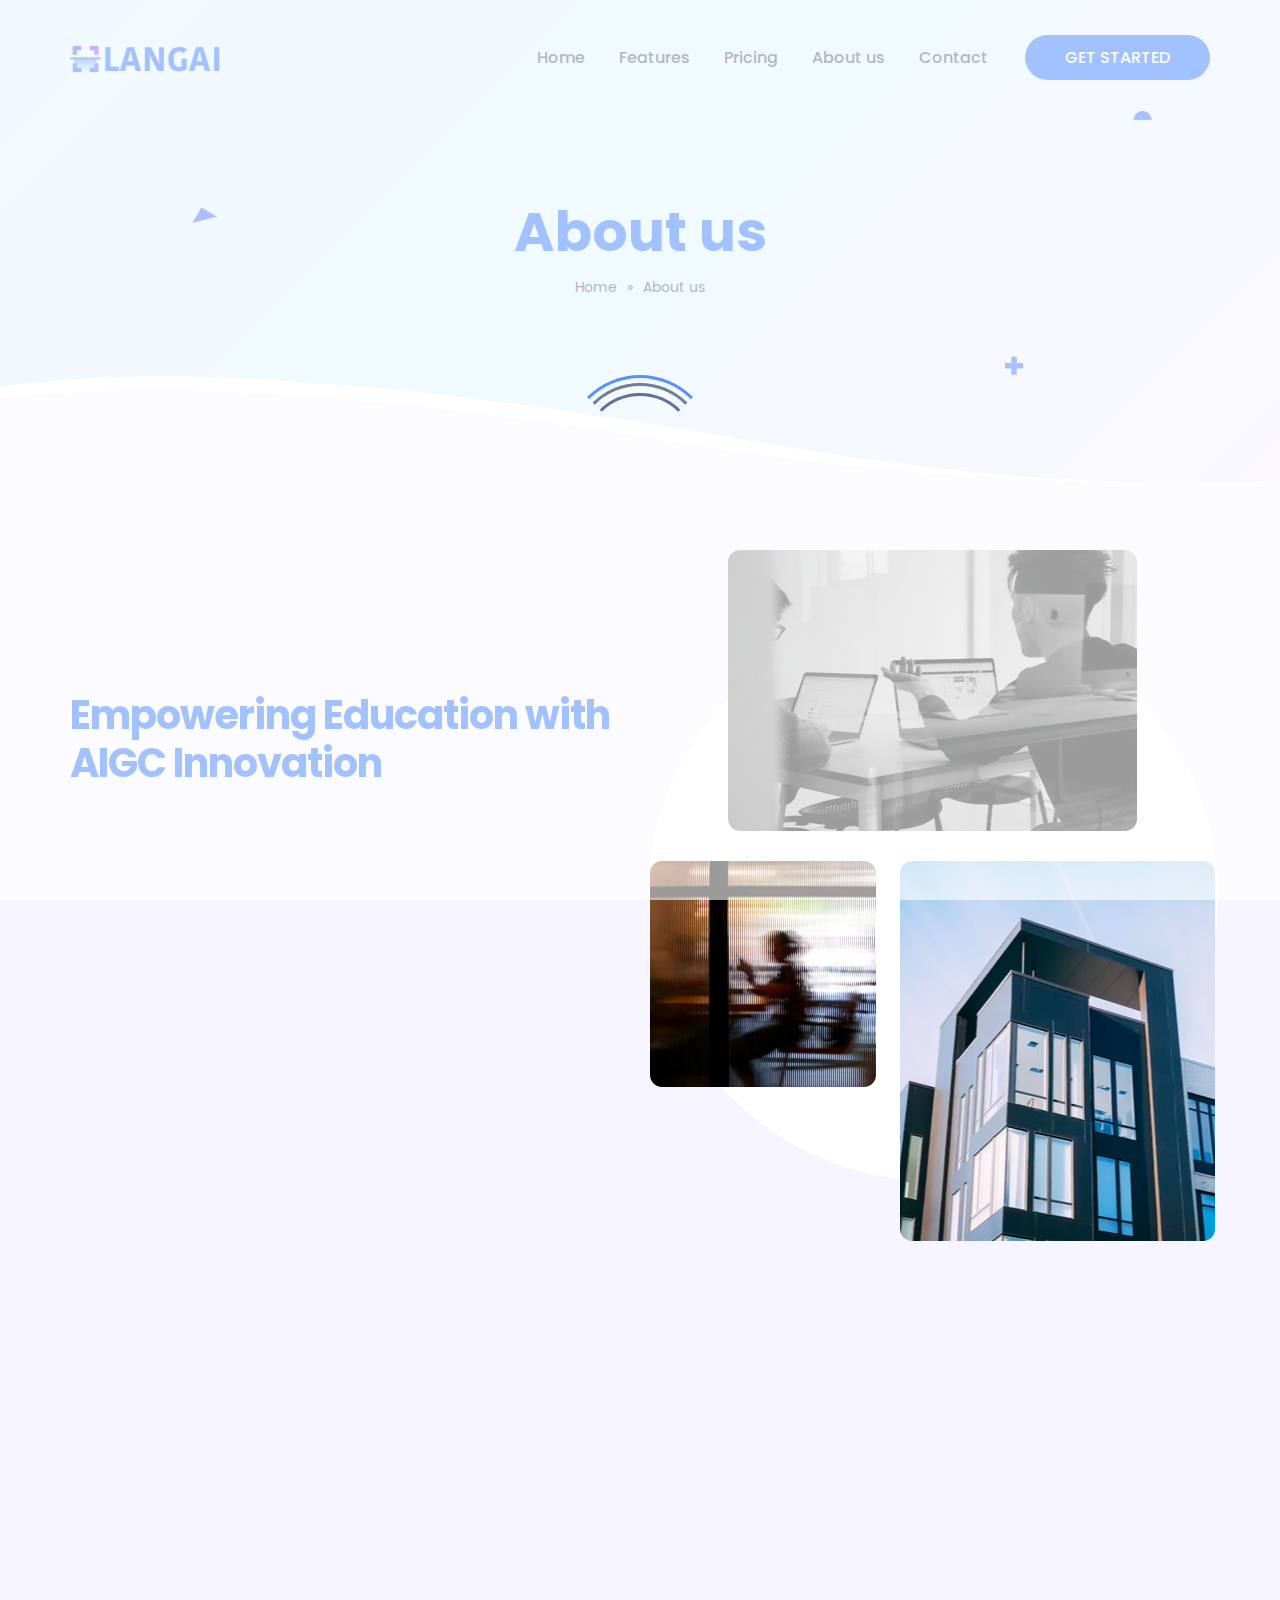
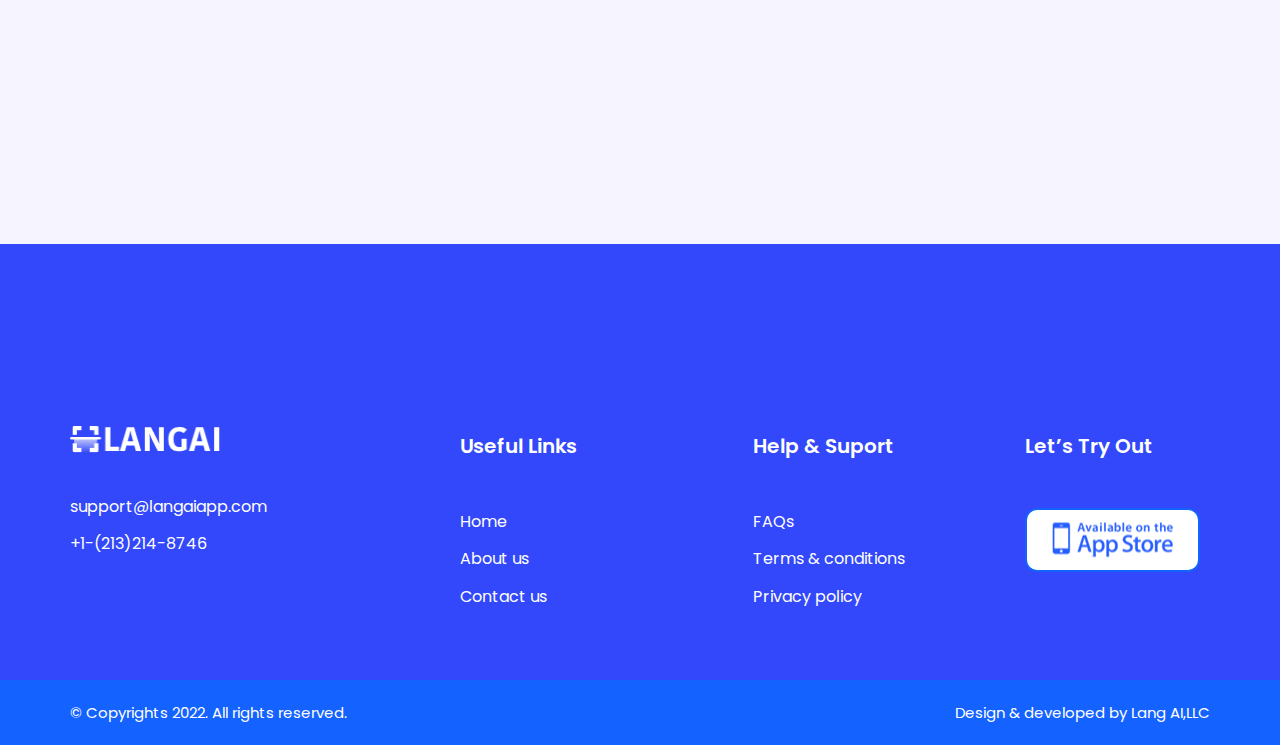
<file: about.html>
<!DOCTYPE html>
<html lang="en">

<head>

  <meta charset="UTF-8">
  <meta http-equiv="X-UA-Compatible" content="IE=edge">
  <meta name="viewport" content="width=device-width, initial-scale=1.0">
  <title>About Us</title>

  <!-- icofont-css-link -->
  <link rel="stylesheet" href="css/icofont.min.css">
  <!-- Owl-Carosal-Style-link -->
  <link rel="stylesheet" href="css/owl.carousel.min.css">
  <!-- Bootstrap-Style-link -->
  <link rel="stylesheet" href="css/bootstrap.min.css">
  <!-- Aos-Style-link -->
  <link rel="stylesheet" href="css/aos.css">
  <!-- Coustome-Style-link -->
  <link rel="stylesheet" href="css/style.css">
  <!-- Responsive-Style-link -->
  <link rel="stylesheet" href="css/responsive.css">
  <!-- Favicon -->
  <link rel="shortcut icon" href="images/favicon.png" type="image/x-icon">

</head>

<body>

  <!-- Page-wrapper-Start -->
  <div class="page_wrapper">

    <!-- Preloader -->
    <div id="preloader">
      <div id="loader"></div>
    </div>

    <!-- Header Start -->
    <header class="white_header">
      <!-- container start -->
      <div class="container">
        <!-- navigation bar -->
        <nav class="navbar navbar-expand-lg">
           <a class="navbar-brand" href="index.html">
            <img src="images/logo.png" alt="image">
          </a>
          <button class="navbar-toggler" type="button" data-toggle="collapse" data-target="#navbarSupportedContent"
            aria-controls="navbarSupportedContent" aria-expanded="false" aria-label="Toggle navigation">
            <span class="navbar-toggler-icon">
              <!-- <i class="icofont-navigation-menu ico_menu"></i> -->
              <div class="toggle-wrap">
                <span class="toggle-bar"></span>
              </div>
            </span>
          </button>

          <div class="collapse navbar-collapse" id="navbarSupportedContent">
            <ul class="navbar-nav ml-auto">
              <li class="nav-item active">
                <a class="nav-link" href="index.html">Home</a>
              </li>
              <li class="nav-item">
                <a class="nav-link" href="index.html#features">Features</a>
              </li>

              
              <!-- secondery menu start -->
              <!-- <li class="nav-item has_dropdown">
                <a class="nav-link" href="#">Pages</a>
                <span class="drp_btn"><i class="icofont-rounded-down"></i></span>
                <div class="sub_menu">
                  <ul>
                    <li><a href="about.html">About Us</a></li>
                    <li><a href="reviews.html">Reviews</a></li>
                    <li><a href="contact.html">Contact Us</a></li>
                    <li><a href="faq.html">Faq</a></li>
                    <li><a href="sign-in.html">Sign In</a></li>
                    <li><a href="sign-up.html">Sign Up</a></li>
                    <li><a href="blog-list.html">Blog List</a></li>
                    <li><a href="blog-single.html">Blog Single</a></li>
                  </ul>
                </div>
              </li> -->
              <!-- secondery menu end -->

              <li class="nav-item">
                <a class="nav-link" href="index.html#pricing">Pricing</a>
              </li>
              
              <!-- secondery menu start -->
              <!-- <li class="nav-item has_dropdown">
                <a class="nav-link" href="#">Blog</a>
                <span class="drp_btn"><i class="icofont-rounded-down"></i></span>
                <div class="sub_menu">
                  <ul>
                    <li><a href="blog-list.html">Blog List</a></li>
                    <li><a href="blog-single.html">Blog Single</a></li>
                  </ul>
                </div>
              </li> -->
              <!-- secondery menu end -->

              <li class="nav-item">
                <a class="nav-link" href="#">About us</a>
              </li>
              
              <li class="nav-item">
                <a class="nav-link" href="contact.html">Contact</a>
              </li>
              <li class="nav-item">
                <a class="nav-link dark_btn" href="index.html">GET STARTED</a>
              </li>
            </ul>
          </div>
        </nav>
        <!-- navigation end -->
      </div>
      <!-- container end -->
    </header>


    <!-- BredCrumb-Section -->
    <div class="bred_crumb">
      <div class="container">
        <!-- shape animation  -->
        <span class="banner_shape1"> <img src="images/banner-shape1.png" alt="image" > </span>
        <span class="banner_shape2"> <img src="images/banner-shape2.png" alt="image" > </span>
        <span class="banner_shape3"> <img src="images/banner-shape3.png" alt="image" > </span>

        <div class="bred_text">
          <h1>About us</h1>
          <ul>
            <li><a href="index.html">Home</a></li>
            <li><span>»</span></li>
            <li><a href="about.html">About us</a></li>
          </ul>
        </div>
      </div>
    </div>


    <!-- App-Solution-Section-Start -->
    <section class="row_am app_solution_section">
      <!-- container start -->
      <div class="container">
        <!-- row start -->
        <div class="row">
          <div class="col-lg-6">
            <!-- UI content -->
            <div class="app_text">
              <div class="section_title" data-aos="fade-up" data-aos-duration="1500" data-aos-delay="100">
                <h2><span>Empowering Education with AIGC Innovation</span> </h2>
              </div>
              <p data-aos="fade-up" data-aos-duration="1500">
                At LangAI, we merge the power of language with cutting-edge artificial intelligence to revolutionize the way education meets technology. 
                Founded with a vision to simplify and enhance educational experiences, we have been at the forefront of innovation, 
                delivering solutions that resonate with both educators and learners.
              </p>
              <p data-aos="fade-up" data-aos-duration="1500">
                To be the global leader in AI-driven educational solutions, making learning more accessible, efficient, 
                and engaging for everyone.
              </p>
              <p data-aos="fade-up" data-aos-duration="1500">
                Our investor is <a href="https://www.gaorongvc.com"> Gaorong Capital.(https://www.gaorongvc.com) </a>
              </p>
              
            </div>
          </div>
          <div class="col-lg-6">
            <div class="app_images" data-aos="fade-in" data-aos-duration="1500">
              <ul>
                <li><img src="images/abt_01.png" alt=""></li>
                <li>
                  <a class="popup-youtube play-button"
                     title="About Video">
                    <img src="images/abt_02.png" alt="">
                    <!-- <div class="waves-block"> -->
                      <!-- <div class="waves wave-1"></div>
                      <div class="waves wave-2"></div>
                      <div class="waves wave-3"></div> -->
                    <!-- </div> -->
                    <!-- <span class="play_icon"><img src="images/play_black.png" alt="image"></span> -->
                  </a>
                </li>
                <li><img src="images/abt_03.png" alt=""></li>
              </ul>
            </div>
          </div>
        </div>
        <!-- row end -->
      </div>
      <!-- container end -->
    </section>
    <!-- App-Solution-Section-end -->


    <!-- Why we are section Start -->
    <!-- <section class="row_am why_we_section" data-aos="fade-in">
      <div class="why_inner">
        <div class="container">
          <div class="section_title" data-aos="fade-up" data-aos-duration="1500" data-aos-delay="100">
            <h2><span>Why we are different</span> from others!</h2>
            <p>Lorem Ipsum is simply dummy text of the printing and typese tting <br> indus orem Ipsum has beenthe standard
              dummy.</p>
          </div>
          <div class="row">
            <div class="col-md-6 col-lg-3">
              <div class="why_box" data-aos="fade-up" data-aos-duration="1500" data-aos-delay="100">
                <div class="icon">
                  <img src="images/secure.png" alt="image">
                </div>
                <div class="text">
                  <h3>Secure code</h3>
                  <p>Lorem Ipsum is simply dummy text of the printing and type
                    setting indus ideas.
                  </p>
                </div>
              </div>
            </div>
            <div class="col-md-6 col-lg-3">
              <div class="why_box" data-aos="fade-up" data-aos-duration="1500" data-aos-delay="200">
                <div class="icon">
                  <img src="images/abt_functional.png" alt="image">
                </div>
                <div class="text">
                  <h3>Fully functional</h3>
                  <p>Simply dummy text of the printing and typesetting indus lorem Ipsum is dummy.</p>
                </div>
              </div>
            </div>
            <div class="col-md-6 col-lg-3">
              <div class="why_box" data-aos="fade-up" data-aos-duration="1500" data-aos-delay="300">
                <div class="icon">
                  <img src="images/communication.png" alt="image">
                </div>
                <div class="text">
                  <h3>Best communication</h3>
                  <p>Lorem Ipsum is simply dummy text of the printing and type
                    setting indus ideas.
                  </p>
                </div>
              </div>
            </div>
            <div class="col-md-6 col-lg-3">
              <div class="why_box" data-aos="fade-up" data-aos-duration="1500" data-aos-delay="400">
                <div class="icon">
                  <img src="images/abt_support.png" alt="image">
                </div>
                <div class="text">
                  <h3>24-7 Support</h3>
                  <p>Simply dummy text of the printing and typesetting indus lorem Ipsum is dummy.</p>
                </div>
              </div>
            </div>
          </di>
        </div>
      </div>
    </section> -->


    <!-- About-App-Section-Start -->
    <!-- <section class="row_am about_app_section about_page_sectino"> -->
      <!-- container start -->
      <!-- <div class="container"> -->
        <!-- row start -->
        <!-- <div class="row">
          <div class="col-lg-6"> -->
            <!-- about images -->
            <!-- <div class="abt_img" data-aos="fade-in" data-aos-duration="1500">
                <img src="images/about_main.png" alt="image">
            </div>
          </div>
          <div class="col-lg-6"> -->
            <!-- about text -->
            <!-- <div class="about_text">
              <div class="section_title" data-aos="fade-up" data-aos-duration="1500" data-aos-delay="100"> -->
                <!-- h2 --> 
                <!-- <h2> <span>We focus on quality,</span> never
                  focus on quantity</h2> -->
                <!-- p -->
                <!-- <p>
                  Lorem Ipsum is simply dummy text of the printing and typesetting industry lorem Ipsum has been the industrys standard dummy text ever since the when an unknown printer took a galley of type and.
                </p>
              </div> -->
              <!-- UL -->
              <!-- <ul class="app_statstic" id="counter" data-aos="fade-in" data-aos-duration="1500">
                <li>
                  <div class="icon">
                    <img src="images/download.png" alt="image">
                  </div>
                  <div class="text">
                    <p><span class="counter-value" data-count="17">0</span><span>M+</span></p>
                    <p>Download</p>
                  </div>
                </li>
                <li>
                  <div class="icon">
                    <img src="images/followers.png" alt="image">
                  </div>
                  <div class="text">
                    <p><span class="counter-value" data-count="08">0 </span><span>M+</span></p>
                    <p>Followers</p>
                  </div>
                </li>
                <li>
                  <div class="icon">
                    <img src="images/reviews.png" alt="image">
                  </div>
                  <div class="text">
                    <p><span class="counter-value" data-count="2300">1500</span><span>+</span></p>
                    <p>Reviews</p>
                  </div>
                </li>
                <li>
                  <div class="icon">
                    <img src="images/countries.png" alt="image">
                  </div>
                  <div class="text">
                    <p><span class="counter-value" data-count="150">0</span><span>+</span></p>
                    <p>Countries</p>
                  </div>
                </li>
              </ul> -->
              <!-- UL end -->
            <!-- </div>
          </div>
        </div> -->
        <!-- row end -->
      <!-- </div> -->
      <!-- container end -->
    <!-- </section> -->
    <!-- About-App-Section-end -->


    <!--Experts Team Section Start  -->
    <section class="row_am experts_team_section">
      <div class="container">
        <div class="section_title" data-aos="fade-up" data-aos-duration="1500" data-aos-delay="100">
          <!-- h2 --> 
          <h2> Meet our <span> experts </span></h2>
          <!-- p -->
          <!-- <p>
            Lorem Ipsum is simply dummy text of the printing and typese tting <br> indus orem Ipsum has beenthe standard dummy.
          </p> -->
        </div>
        <div class="row">
          <div class="col-md-6 col-lg-3"  data-aos="fade-up" data-aos-duration="1500" data-aos-delay="100">
            <div class="experts_box">
              <img src="images/experts_01.png" alt="image">
              <div class="text">
                <h3>Shen Haihuai</h3>
                <span>CEO & Co-Founder</span>
                <ul class="social_media">
                  <li><a href="#"><i class="icofont-facebook"></i></a></li>
                  <li><a href="#"><i class="icofont-twitter"></i></a></li>
                  <li><a href="#"><i class="icofont-instagram"></i></a></li>
                </ul>
              </div>
            </div>
          </div>
          <div class="col-md-6 col-lg-3"  data-aos="fade-up" data-aos-duration="1500" data-aos-delay="200">
            <div class="experts_box">
              <img src="images/experts_02.png" alt="image">
              <div class="text">
                <h3>He Ke</h3>
                <span>Product Director</span>
                <ul class="social_media">
                  <li><a href="#"><i class="icofont-facebook"></i></a></li>
                  <li><a href="#"><i class="icofont-twitter"></i></a></li>
                  <li><a href="#"><i class="icofont-instagram"></i></a></li>
                </ul>
              </div>
            </div>
          </div>
          <div class="col-md-6 col-lg-3"  data-aos="fade-up" data-aos-duration="1500" data-aos-delay="300">
            <div class="experts_box">
              <img src="images/experts_03.png" alt="image">
              <div class="text">
                <h3>Song Zhansheng</h3>
                <span>Chief Engineer</span>
                <ul class="social_media">
                  <li><a href="#"><i class="icofont-facebook"></i></a></li>
                  <li><a href="#"><i class="icofont-twitter"></i></a></li>
                  <li><a href="#"><i class="icofont-instagram"></i></a></li>
                </ul>
              </div>
            </div>
          </div>
          <div class="col-md-6 col-lg-3"  data-aos="fade-up" data-aos-duration="1500" data-aos-delay="400">
            <div class="experts_box">
              <img src="images/experts_04.png" alt="image">
              <div class="text">
                <h3>Veronica</h3>
                <span>UX Design Director</span>
                <ul class="social_media">
                  <li><a href="#"><i class="icofont-facebook"></i></a></li>
                  <li><a href="#"><i class="icofont-twitter"></i></a></li>
                  <li><a href="#"><i class="icofont-instagram"></i></a></li>
                </ul>
              </div>
            </div>
          </div>
        </div>
      </div>
    </section>


    <!-- Query Section Start -->
    <!-- <section class="row_am query_section">
      <div class="query_inner" data-aos="fade-in" data-aos-duration="1500">
          <div class="container"> -->
            <!-- shape animation  -->
            <!-- <span class="banner_shape1"> <img src="images/banner-shape1.png" alt="image" > </span>
            <span class="banner_shape2"> <img src="images/banner-shape2.png" alt="image" > </span>
            <span class="banner_shape3"> <img src="images/banner-shape3.png" alt="image" > </span>
        
              <div class="section_title">
                  <h2>Have any query about ?</h2>
                  <p>Lorem Ipsum is simply dummy text of the printing and typese tting <br> indus orem Ipsum has beenthe standard dummy.</p>
              </div>
              <a href="#" class="btn white_btn">CONTACT US NOW</a>
          </div>
      </div>
    </section> -->


    <!-- Trusted Section start -->
    <!-- <section class="row_am trusted_section mt-0 about_trust_section"> -->
      <!-- container start -->
      <!-- <div class="container">
        <div class="section_title" data-aos="fade-up" data-aos-duration="1500" data-aos-delay="100"> -->
          <!-- h2 -->
          <!-- <h2>Trusted by <span>150+</span> companies</h2> -->
          <!-- p -->
          <!-- <p>Lorem Ipsum is simply dummy text of the printing and typese tting <br> indus orem Ipsum has beenthe
            standard dummy.</p>
        </div> -->

        <!-- logos slider start -->
        <!-- <div class="company_logos">
          <div id="company_slider" class="owl-carousel owl-theme">
            <div class="item">
              <div class="logo">
                <img src="images/paypal.png" alt="image">
              </div>
            </div>
            <div class="item">
              <div class="logo">
                <img src="images/spoty.png" alt="image">
              </div>
            </div>
            <div class="item">
              <div class="logo">
                <img src="images/shopboat.png" alt="image">
              </div>
            </div>
            <div class="item">
              <div class="logo">
                <img src="images/slack.png" alt="image">
              </div>
            </div>
            <div class="item">
              <div class="logo">
                <img src="images/envato.png" alt="image">
              </div>
            </div>
            <div class="item">
              <div class="logo">
                <img src="images/paypal.png" alt="image">
              </div>
            </div>
            <div class="item">
              <div class="logo">
                <img src="images/spoty.png" alt="image">
              </div>
            </div>
            <div class="item">
              <div class="logo">
                <img src="images/shopboat.png" alt="image">
              </div>
            </div>
          </div>
        </div> -->
        <!-- logos slider end -->
      <!-- </div> -->
      <!-- container end -->
    <!-- </section> -->
    <!-- Trusted Section ends -->


    <!-- News-Letter-Section-Start -->
    <!-- <section class="newsletter_section"> -->
      <!-- container start -->
      <!-- <div class="container">
        <div class="newsletter_box">
          <div class="section_title" data-aos="fade-in" data-aos-duration="1500" data-aos-delay="100"> -->
            <!-- h2 -->
            <!-- <h2>Subscribe newsletter</h2> -->
            <!-- p -->
            <!-- <p>Be the first to recieve all latest post in your inbox</p>
          </div>
          <form action="" data-aos="fade-in" data-aos-duration="1500" data-aos-delay="100">
            <div class="form-group">
              <input type="email" class="form-control" placeholder="Enter your email">
            </div>
            <div class="form-group">
              <button class="btn">SUBMIT</button>
            </div>
          </form>
        </div>
      </div> -->
      <!-- container end -->
    <!-- </section> -->
    <!-- News-Letter-Section-end -->


    <!-- Footer-Section start -->
    <footer>
      <div class="top_footer has_bg">
        <!-- container start -->
        <div class="container">
          <!-- row start -->
          <div class="row">
            <!-- footer link 1 -->
            <div class="col-lg-4 col-md-6 col-12">
              <div class="abt_side">
                <div class="logo"> <img src="images/footer_logo.png" alt="image"></div>
                <ul>
                  <li><a href="#">support@langaiapp.com</a></li>
                  <li><a href="#">+1-(213)214-8746</a></li>
                </ul>
                <!-- <ul class="social_media">
                  <li><a href="#"><i class="icofont-facebook"></i></a></li>
                  <li><a href="#"><i class="icofont-twitter"></i></a></li>
                  <li><a href="#"><i class="icofont-instagram"></i></a></li>
                  <li><a href="#"><i class="icofont-pinterest"></i></a></li>
                </ul> -->
              </div>
            </div>

            <!-- footer link 2 -->
            <div class="col-lg-3 col-md-6 col-12">
              <div class="links">
                <h3>Useful Links</h3>
                <ul>
                  <li><a href="index.html">Home</a></li>
                  <li><a href="#">About us</a></li>
                  <!-- <li><a href="#">Services</a></li> -->
                  <!-- <li><a href="#">Blog</a></li> -->
                  <li><a href="contact.html">Contact us</a></li>
                </ul>
              </div>
            </div>

            <!-- footer link 3 -->
            <div class="col-lg-3 col-md-6 col-12">
              <div class="links">
                <h3>Help & Suport</h3>
                <ul>
                  <ul>
                    <li><a href="index.html#FAQs">FAQs</a></li>
                    <li><a href="terms.html">Terms & conditions</a></li>
                    <li><a href="policy.html">Privacy policy</a></li>
                  </ul>
                </ul>
              </div>
            </div>

            <!-- footer link 4 -->
            <div class="col-lg-2 col-md-6 col-12">
              <div class="try_out">
                <h3>Let’s Try Out</h3>
                <ul class="app_btn">
                  <li>
                    <a href="#">
                      <img src="images/appstore_blue.png" alt="image">
                    </a>
                  </li>
                  <!-- <li>
                    <a href="#">
                      <img src="images/googleplay_blue.png" alt="image">
                    </a>
                  </li> -->
                </ul>
              </div>
            </div>
          </div>
          <!-- row end -->
        </div>
        <!-- container end -->
      </div>

      <!-- last footer -->
      <div class="bottom_footer">
        <!-- container start -->
        <div class="container">
          <!-- row start -->
          <div class="row">
            <div class="col-md-6">
              <p>© Copyrights 2022. All rights reserved.</p>
            </div>
            <div class="col-md-6">
              <p class="developer_text">Design & developed by Lang AI,LLC</a></p>
            </div>
          </div>
          <!-- row end -->
        </div>
        <!-- container end -->
      </div>

      <!-- go top button -->
      <div class="go_top">
        <span><img src="images/go_top.png" alt="image"></span>
      </div>
    </footer>
    <!-- Footer-Section end -->

    <!-- VIDEO MODAL -->
    <div class="modal fade youtube-video" id="myModal" tabindex="-1" role="dialog" aria-labelledby="myModalLabel">
      <div class="modal-dialog" role="document">
        <div class="modal-content">
          <button id="close-video" type="button" class="button btn btn-default text-right" data-dismiss="modal">
            <i class="icofont-close-line-circled"></i>
          </button>
          <div class="modal-body">
            <div id="video-container" class="video-container">
              <iframe id="youtubevideo" src="" width="640" height="360" frameborder="0" allowfullscreen></iframe>
            </div>
          </div>
          <div class="modal-footer">
          </div>
        </div>
      </div>
    </div>


  </div>
  <!-- Page-wrapper-End -->

  <!-- Jquery-js-Link -->
  <script src="js/jquery.js"></script>
  <!-- owl-js-Link -->
  <script src="js/owl.carousel.min.js"></script>
  <!-- bootstrap-js-Link -->
  <script src="js/bootstrap.min.js"></script>
  <!-- aos-js-Link -->
  <script src="js/aos.js"></script>
  <!-- main-js-Link -->
  <script src="js/main.js"></script>

</body>

</html>
</file>
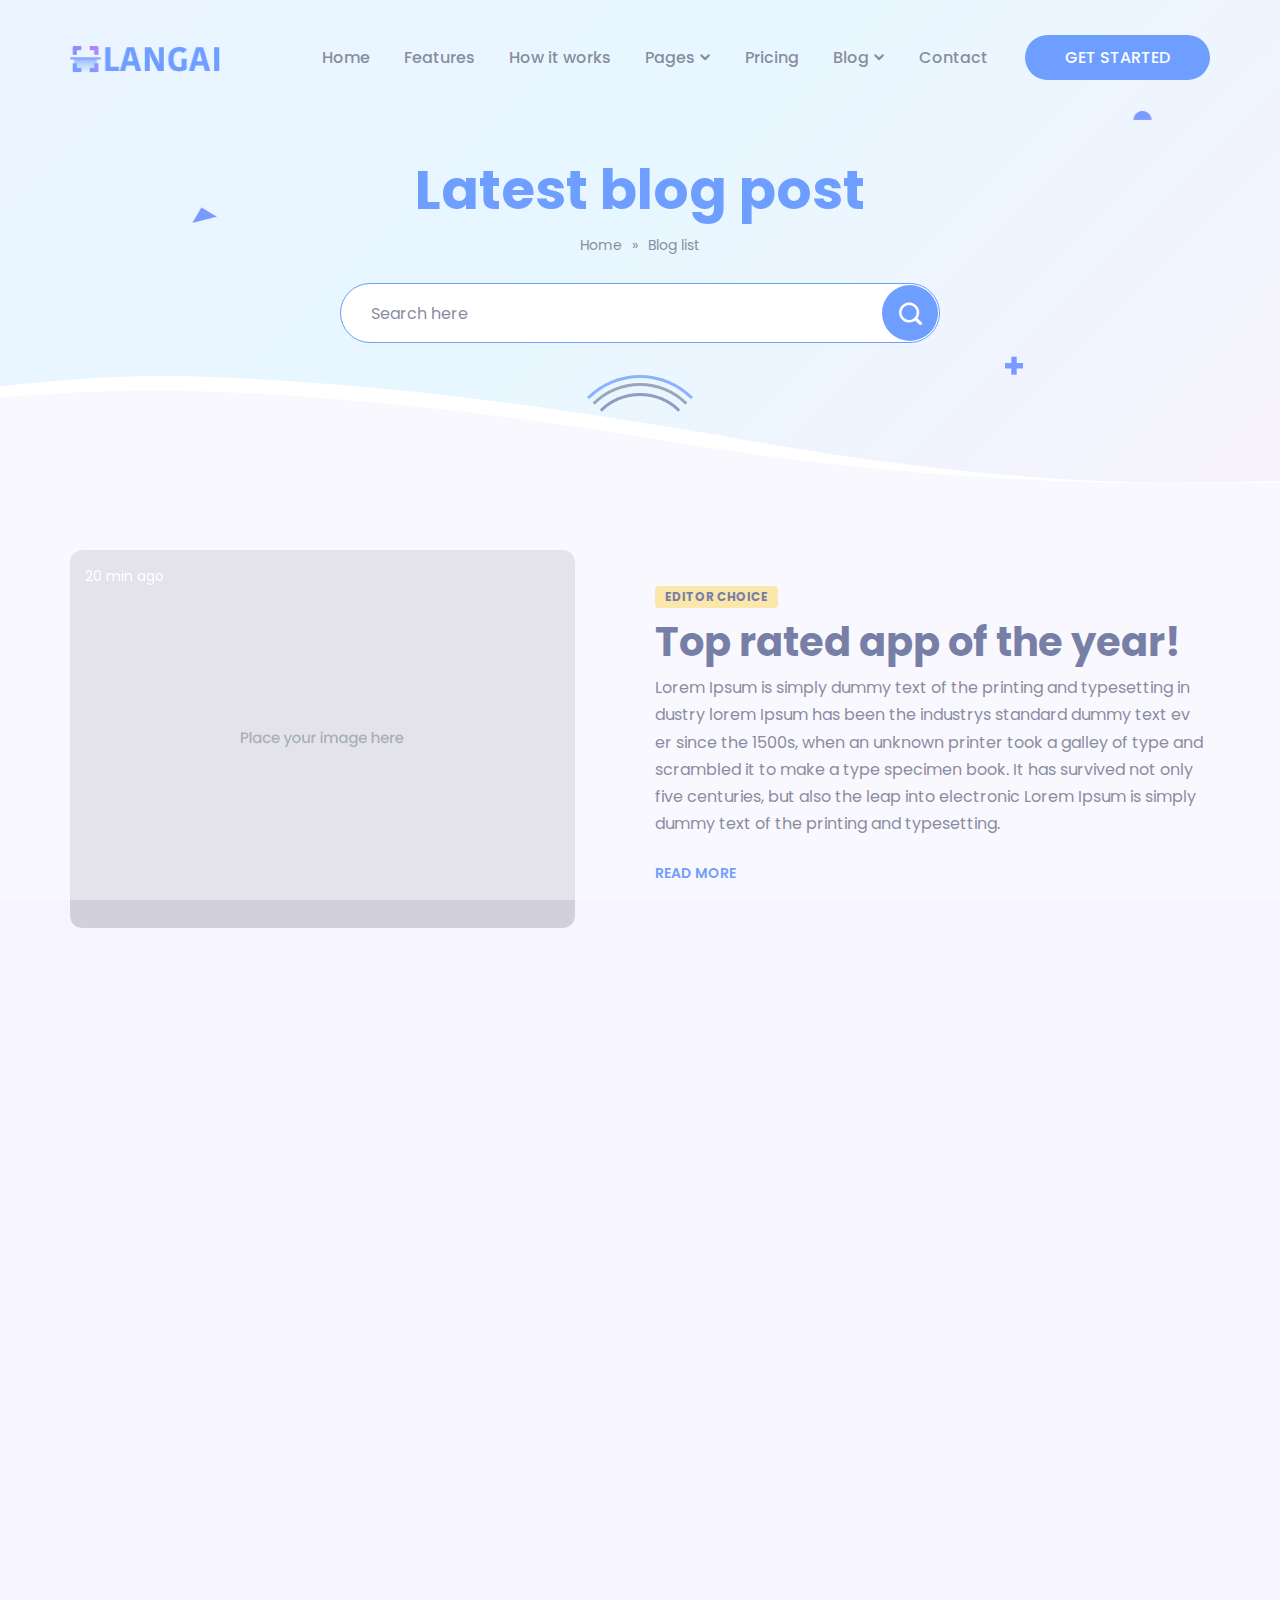
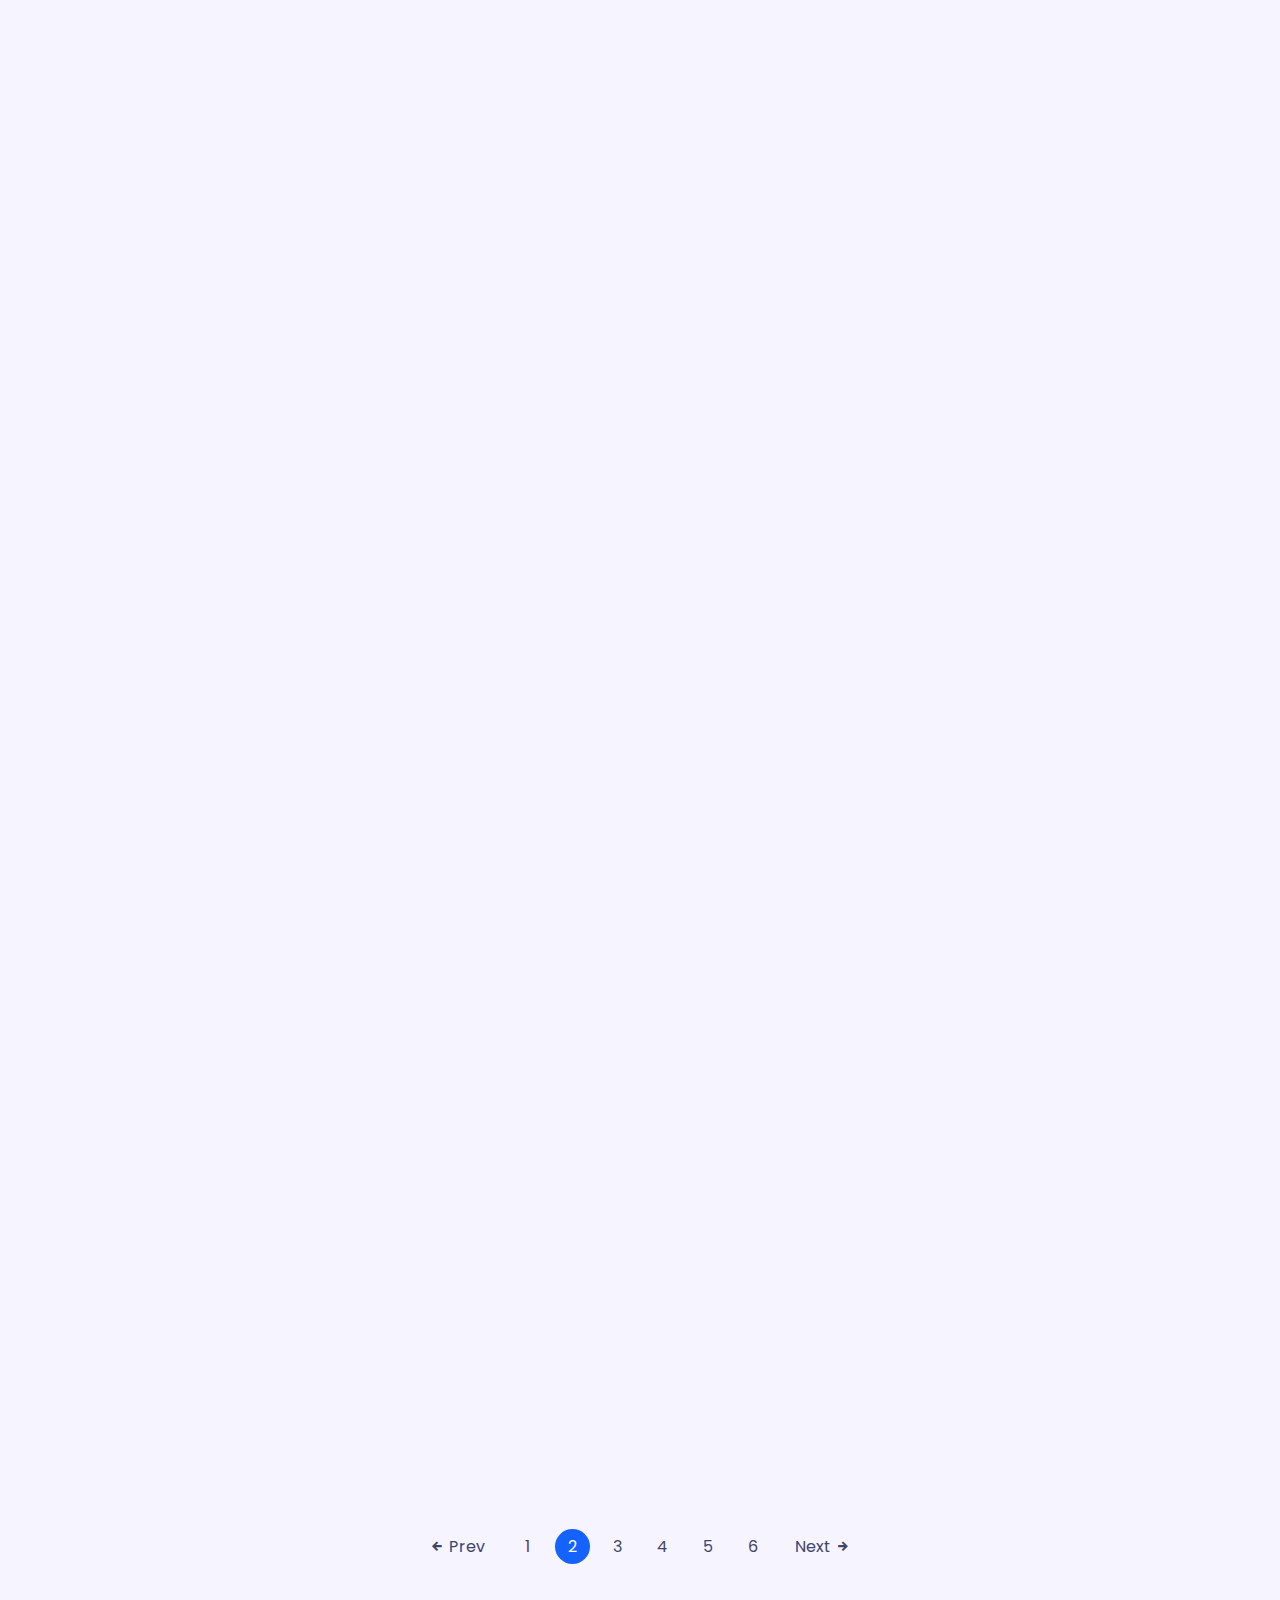
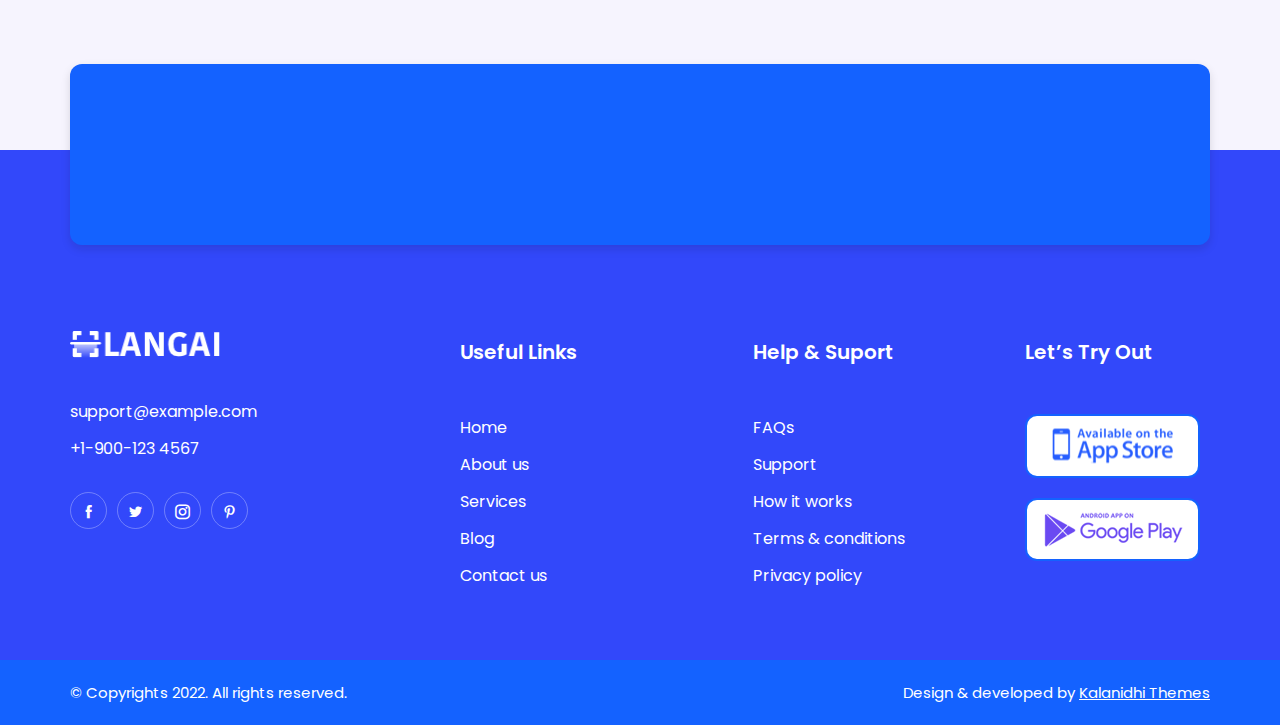
<file: blog-list.html>
<!DOCTYPE html>
<html lang="en">

<head>

  <meta charset="UTF-8">
  <meta http-equiv="X-UA-Compatible" content="IE=edge">
  <meta name="viewport" content="width=device-width, initial-scale=1.0">
  <title>Latest blog post</title>

  <!-- icofont-css-link -->
  <link rel="stylesheet" href="css/icofont.min.css">
  <!-- Owl-Carosal-Style-link -->
  <link rel="stylesheet" href="css/owl.carousel.min.css">
  <!-- Bootstrap-Style-link -->
  <link rel="stylesheet" href="css/bootstrap.min.css">
  <!-- Aos-Style-link -->
  <link rel="stylesheet" href="css/aos.css">
  <!-- Coustome-Style-link -->
  <link rel="stylesheet" href="css/style.css">
  <!-- Responsive-Style-link -->
  <link rel="stylesheet" href="css/responsive.css">
  <!-- Favicon -->
  <link rel="shortcut icon" href="images/favicon.png" type="image/x-icon">

</head>

<body>

  <!-- Page-wrapper-Start -->
  <div class="page_wrapper">

    <!-- Preloader -->
    <div id="preloader">
      <div id="loader"></div>
    </div>

    <!-- Header Start -->
    <header class="white_header">
      <!-- container start -->
      <div class="container">
        <!-- navigation bar -->
        <nav class="navbar navbar-expand-lg">
           <a class="navbar-brand" href="index.html">
            <img src="images/logo.png" alt="image">
          </a>
          <button class="navbar-toggler" type="button" data-toggle="collapse" data-target="#navbarSupportedContent"
            aria-controls="navbarSupportedContent" aria-expanded="false" aria-label="Toggle navigation">
            <span class="navbar-toggler-icon">
              <!-- <i class="icofont-navigation-menu ico_menu"></i> -->
              <div class="toggle-wrap">
                <span class="toggle-bar"></span>
              </div>
            </span>
          </button>

          <div class="collapse navbar-collapse" id="navbarSupportedContent">
            <ul class="navbar-nav ml-auto">
              <li class="nav-item active">
                <a class="nav-link" href="index.html">Home</a>
              </li>
              <li class="nav-item">
                <a class="nav-link" href="index.html#features">Features</a>
              </li>
              <li class="nav-item">
                <a class="nav-link" href="index.html#how_it_work">How it works</a>
              </li>
              
              <!-- secondery menu start -->
              <li class="nav-item has_dropdown">
                <a class="nav-link" href="#">Pages</a>
                <span class="drp_btn"><i class="icofont-rounded-down"></i></span>
                <div class="sub_menu">
                  <ul>
                    <li><a href="about.html">About Us</a></li>
                    <li><a href="reviews.html">Reviews</a></li>
                    <li><a href="contact.html">Contact Us</a></li>
                    <li><a href="faq.html">Faq</a></li>
                    <li><a href="sign-in.html">Sign In</a></li>
                    <li><a href="sign-up.html">Sign Up</a></li>
                    <li><a href="blog-list.html">Blog List</a></li>
                    <li><a href="blog-single.html">Blog Single</a></li>
                  </ul>
                </div>
              </li>
              <!-- secondery menu end -->

              <li class="nav-item">
                <a class="nav-link" href="pricing.html">Pricing</a>
              </li>

              <!-- secondery menu start -->
              <li class="nav-item has_dropdown">
                <a class="nav-link" href="#">Blog</a>
                <span class="drp_btn"><i class="icofont-rounded-down"></i></span>
                <div class="sub_menu">
                  <ul>
                    <li><a href="blog-list.html">Blog List</a></li>
                    <li><a href="blog-single.html">Blog Single</a></li>
                  </ul>
                </div>
              </li>
              <!-- secondery menu end -->

              <li class="nav-item">
                <a class="nav-link" href="contact.html">Contact</a>
              </li>
              <li class="nav-item">
                <a class="nav-link dark_btn" href="contact.html">GET STARTED</a>
              </li>
            </ul>
          </div>
        </nav>
        <!-- navigation end -->
      </div>
      <!-- container end -->
    </header>


    <!-- BredCrumb-Section -->
    <div class="bred_crumb">
      <div class="container">
        <!-- shape animation  -->
        <span class="banner_shape1"> <img src="images/banner-shape1.png" alt="image" > </span>
        <span class="banner_shape2"> <img src="images/banner-shape2.png" alt="image" > </span>
        <span class="banner_shape3"> <img src="images/banner-shape3.png" alt="image" > </span>

        <div class="bred_text">
          <h1>Latest blog post</h1>
          <ul>
            <li><a href="index.html">Home</a></li>
            <li><span>»</span></li>
            <li><a href="blog-list.html">Blog list</a></li>
          </ul>
          <div class="search_bar">
            <form action="">
                <div class="form-group">
                    <input type="text" placeholder="Search here" class="form-control">
                    <button class="btn" type="submit"><i class="icofont-search-1"></i></button>
                </div>
            </form>
          </div>
        </div>
      </div>
    </div>


    <!-- Blog-Detail-Section-Start -->
    <section class="row_am blog_list_main">
      <!-- container start -->
      <div class="container">
        <!-- row start -->
        <div class="row">
          <div class="col-lg-6" data-aos="fade-in" data-aos-duration="1500">
            <div class="blog_img">
                <img src="images/blod-detail.png" alt="image">
                <span>20 min ago</span>
            </div>
          </div>
          <div class="col-lg-6">
              <div class="blog_text">
                <span class="choice_badge">EDITOR CHOICE</span>
                <div class="section_title">
                  <h2>Top rated app of the year!</h2>
                  <p>Lorem Ipsum is simply dummy text of the printing and typesetting in
                    dustry lorem Ipsum has been the industrys standard dummy text ev
                    er since the 1500s, when an unknown printer took a galley of type and scrambled it to make a type specimen book. It has survived not only five centuries, but also the leap into electronic Lorem Ipsum is simply dummy text of the printing and typesetting.</p>
                    <a href="blog-single.html">READ MORE</a>
                </div>
              </div>
          </div>
        </div>
        <!-- row end -->
      </div>
      <!-- container end -->
    </section>
    <!-- Blog-Detail-Section-end -->

    <!-- Story-Section-Start -->
    <section class="row_am latest_story blog_list_story" id="blog">
      <!-- container start -->
      <div class="container">
          <!-- row start -->
          <div class="row">
            <!-- story -->
            <div class="col-md-4">
                <div class="story_box" data-aos="fade-up" data-aos-duration="1500">
                    <div class="story_img">
                      <img src="images/story01.png" alt="image" >
                      <span>45 min ago</span>
                    </div>
                    <div class="story_text">
                        <h3>Cool features added!</h3>
                        <p>Lorem Ipsum is simply dummy text of the printing and typesetting 
                          industry lorem Ipsum has.</p>
                        <a href="blog-single.html">READ MORE</a>
                    </div>
                </div>
            </div>

            <!-- story -->
            <div class="col-md-4">
                <div class="story_box" data-aos="fade-up" data-aos-duration="1500">
                    <div class="story_img">
                      <img src="images/story02.png" alt="image" >
                      <span>45 min ago</span>
                    </div>
                    <div class="story_text">
                          <h3>Top rated app! Yupp.</h3>
                        <p>Simply dummy text of the printing and typesetting industry lorem Ipsum has Lorem Ipsum is.</p>
                        <a href="blog-single.html">READ MORE</a>
                    </div>
                </div>
            </div>

            <!-- story -->
            <div class="col-md-4">
                <div class="story_box" data-aos="fade-up" data-aos-duration="1500">
                    <div class="story_img">
                      <img src="images/story03.png" alt="image" >
                      <span>45 min ago</span>
                    </div>
                    <div class="story_text">
                          <h3>Creative ideas on app.</h3>
                        <p>Printing and typesetting industry lorem Ipsum has Lorem simply dummy text of the.</p>
                        <a href="blog-single.html">READ MORE</a>
                    </div>
                </div>
            </div>
           
            <!-- story -->
            <div class="col-md-4">
                <div class="story_box" data-aos="fade-up" data-aos-duration="1500">
                    <div class="story_img">
                      <img src="images/story04.png" alt="image" >
                      <span>45 min ago</span>
                    </div>
                    <div class="story_text">
                        <h3>Excellence UI design</h3>
                        <p>Lorem Ipsum is simply dummy text of the printing and typesetting 
                          industry lorem Ipsum has.</p>
                        <a href="blog-single.html">READ MORE</a>
                    </div>
                </div>
            </div>

            <!-- story -->
            <div class="col-md-4">
                <div class="story_box" data-aos="fade-up" data-aos-duration="1500">
                    <div class="story_img">
                      <img src="images/story05.png" alt="image" >
                      <span>45 min ago</span>
                    </div>
                    <div class="story_text">
                          <h3>Quick and easy Search</h3>
                        <p>Simply dummy text of the printing and typesetting industry lorem Ipsum has Lorem Ipsum is.</p>
                        <a href="blog-single.html">READ MORE</a>
                    </div>
                </div>
            </div>

            <!-- story -->
            <div class="col-md-4">
                <div class="story_box" data-aos="fade-up" data-aos-duration="1500">
                    <div class="story_img">
                      <img src="images/story06.png" alt="image" >
                      <span>45 min ago</span>
                    </div>
                    <div class="story_text">
                          <h3>Chat function eded</h3>
                        <p>Printing and typesetting industry lorem Ipsum has Lorem simply dummy text of the.</p>
                        <a href="blog-single.html">READ MORE</a>
                    </div>
                </div>
            </div>

            <!-- story -->
            <div class="col-md-4">
                <div class="story_box" data-aos="fade-up" data-aos-duration="1500">
                    <div class="story_img">
                      <img src="images/story07.png" alt="image" >
                      <span>45 min ago</span>
                    </div>
                    <div class="story_text">
                        <h3>Cool features added!</h3>
                        <p>Lorem Ipsum is simply dummy text of the printing and typesetting 
                          industry lorem Ipsum has.</p>
                        <a href="blog-single.html">READ MORE</a>
                    </div>
                </div>
            </div>

            <!-- story -->
            <div class="col-md-4">
                <div class="story_box" data-aos="fade-up" data-aos-duration="1500">
                    <div class="story_img">
                      <img src="images/story08.png" alt="image" >
                      <span>45 min ago</span>
                    </div>
                    <div class="story_text">
                          <h3>Top rated app! Yupp.</h3>
                        <p>Simply dummy text of the printing and typesetting industry lorem Ipsum has Lorem Ipsum is.</p>
                        <a href="blog-single.html">READ MORE</a>
                    </div>
                </div>
            </div>

            <!-- story -->
            <div class="col-md-4">
                <div class="story_box" data-aos="fade-up" data-aos-duration="1500">
                    <div class="story_img">
                      <img src="images/story09.png" alt="image" >
                      <span>45 min ago</span>
                    </div>
                    <div class="story_text">
                          <h3>Creative ideas on app.</h3>
                        <p>Printing and typesetting industry lorem Ipsum has Lorem simply dummy text of the.</p>
                        <a href="blog-single.html">READ MORE</a>
                    </div>
                </div>
            </div>
           
            <!-- story -->
            <div class="col-md-4">
                <div class="story_box" data-aos="fade-up" data-aos-duration="1500">
                    <div class="story_img">
                      <img src="images/story01.png" alt="image" >
                      <span>45 min ago</span>
                    </div>
                    <div class="story_text">
                        <h3>Excellence UI design</h3>
                        <p>Lorem Ipsum is simply dummy text of the printing and typesetting 
                          industry lorem Ipsum has.</p>
                        <a href="blog-single.html">READ MORE</a>
                    </div>
                </div>
            </div>

            <!-- story -->
            <div class="col-md-4">
                <div class="story_box" data-aos="fade-up" data-aos-duration="1500">
                    <div class="story_img">
                      <img src="images/story02.png" alt="image" >
                      <span>45 min ago</span>
                    </div>
                    <div class="story_text">
                          <h3>Quick and easy Search</h3>
                        <p>Simply dummy text of the printing and typesetting industry lorem Ipsum has Lorem Ipsum is.</p>
                        <a href="blog-single.html">READ MORE</a>
                    </div>
                </div>
            </div>

            <!-- story -->
            <div class="col-md-4">
                <div class="story_box" data-aos="fade-up" data-aos-duration="1500">
                    <div class="story_img">
                      <img src="images/story03.png" alt="image" >
                      <span>45 min ago</span>
                    </div>
                    <div class="story_text">
                          <h3>Chat function eded</h3>
                        <p>Printing and typesetting industry lorem Ipsum has Lorem simply dummy text of the.</p>
                        <a href="blog-single.html">READ MORE</a>
                    </div>
                </div>
            </div>

          </div>
          <!-- row end -->

          <!-- Pagination -->
          <div class="pagination_block">
            <ul>
              <li><a href="#" class="prev"><i class="icofont-arrow-left"></i> Prev</a></li>
              <li><a href="#">1</a></li>
              <li><a href="#" class="active">2</a></li>
              <li><a href="#">3</a></li>
              <li><a href="#">4</a></li>
              <li><a href="#">5</a></li>
              <li><a href="#">6</a></li>
              <li><a href="#" class="next">Next <i class="icofont-arrow-right"></i></a></li>
            </ul>
          </div>
      </div>
      <!-- container end -->
    </section>
    <!-- Story-Section-end -->


    <!-- News-Letter-Section-Start -->
    <section class="newsletter_section">
      <!-- container start -->
      <div class="container">
        <div class="newsletter_box">
          <div class="section_title" data-aos="fade-in" data-aos-duration="1500" data-aos-delay="100">
            <!-- h2 -->
            <h2>Subscribe newsletter</h2>
            <!-- p -->
            <p>Be the first to recieve all latest post in your inbox</p>
          </div>
          <form action="" data-aos="fade-in" data-aos-duration="1500" data-aos-delay="100">
            <div class="form-group">
              <input type="email" class="form-control" placeholder="Enter your email">
            </div>
            <div class="form-group">
              <button class="btn">SUBMIT</button>
            </div>
          </form>
        </div>
      </div>
      <!-- container end -->
    </section>
    <!-- News-Letter-Section-end -->


    <!-- Footer-Section start -->
    <footer>
      <div class="top_footer has_bg">
        <!-- container start -->
        <div class="container">
          <!-- row start -->
          <div class="row">
            <!-- footer link 1 -->
            <div class="col-lg-4 col-md-6 col-12">
              <div class="abt_side">
                <div class="logo"> <img src="images/footer_logo.png" alt="image"></div>
                <ul>
                  <li><a href="#">support@example.com</a></li>
                  <li><a href="#">+1-900-123 4567</a></li>
                </ul>
                <ul class="social_media">
                  <li><a href="#"><i class="icofont-facebook"></i></a></li>
                  <li><a href="#"><i class="icofont-twitter"></i></a></li>
                  <li><a href="#"><i class="icofont-instagram"></i></a></li>
                  <li><a href="#"><i class="icofont-pinterest"></i></a></li>
                </ul>
              </div>
            </div>

            <!-- footer link 2 -->
            <div class="col-lg-3 col-md-6 col-12">
              <div class="links">
                <h3>Useful Links</h3>
                <ul>
                  <li><a href="index.html">Home</a></li>
                  <li><a href="#">About us</a></li>
                  <li><a href="#">Services</a></li>
                  <li><a href="#">Blog</a></li>
                  <li><a href="#">Contact us</a></li>
                </ul>
              </div>
            </div>

            <!-- footer link 3 -->
            <div class="col-lg-3 col-md-6 col-12">
              <div class="links">
                <h3>Help & Suport</h3>
                <ul>
                  <li><a href="#">FAQs</a></li>
                  <li><a href="#">Support</a></li>
                  <li><a href="#">How it works</a></li>
                  <li><a href="#">Terms & conditions</a></li>
                  <li><a href="#">Privacy policy</a></li>
                </ul>
              </div>
            </div>

            <!-- footer link 4 -->
            <div class="col-lg-2 col-md-6 col-12">
              <div class="try_out">
                <h3>Let’s Try Out</h3>
                <ul class="app_btn">
                  <li>
                    <a href="#">
                      <img src="images/appstore_blue.png" alt="image">
                    </a>
                  </li>
                  <li>
                    <a href="#">
                      <img src="images/googleplay_blue.png" alt="image">
                    </a>
                  </li>
                </ul>
              </div>
            </div>
          </div>
          <!-- row end -->
        </div>
        <!-- container end -->
      </div>

      <!-- last footer -->
      <div class="bottom_footer">
        <!-- container start -->
        <div class="container">
          <!-- row start -->
          <div class="row">
            <div class="col-md-6">
              <p>© Copyrights 2022. All rights reserved.</p>
            </div>
            <div class="col-md-6">
              <p class="developer_text">Design & developed by <a href="https://themeforest.net/user/kalanidhithemes" target="blank">Kalanidhi Themes</a></p>
            </div>
          </div>
          <!-- row end -->
        </div>
        <!-- container end -->
      </div>

      <!-- go top button -->
      <div class="go_top">
        <span><img src="images/go_top.png" alt="image"></span>
      </div>
    </footer>
    <!-- Footer-Section end -->


  </div>
  <!-- Page-wrapper-End -->

  <!-- Jquery-js-Link -->
  <script src="js/jquery.js"></script>
  <!-- owl-js-Link -->
  <script src="js/owl.carousel.min.js"></script>
  <!-- bootstrap-js-Link -->
  <script src="js/bootstrap.min.js"></script>
  <!-- aos-js-Link -->
  <script src="js/aos.js"></script>
  <!-- main-js-Link -->
  <script src="js/main.js"></script>

</body>

</html>
</file>
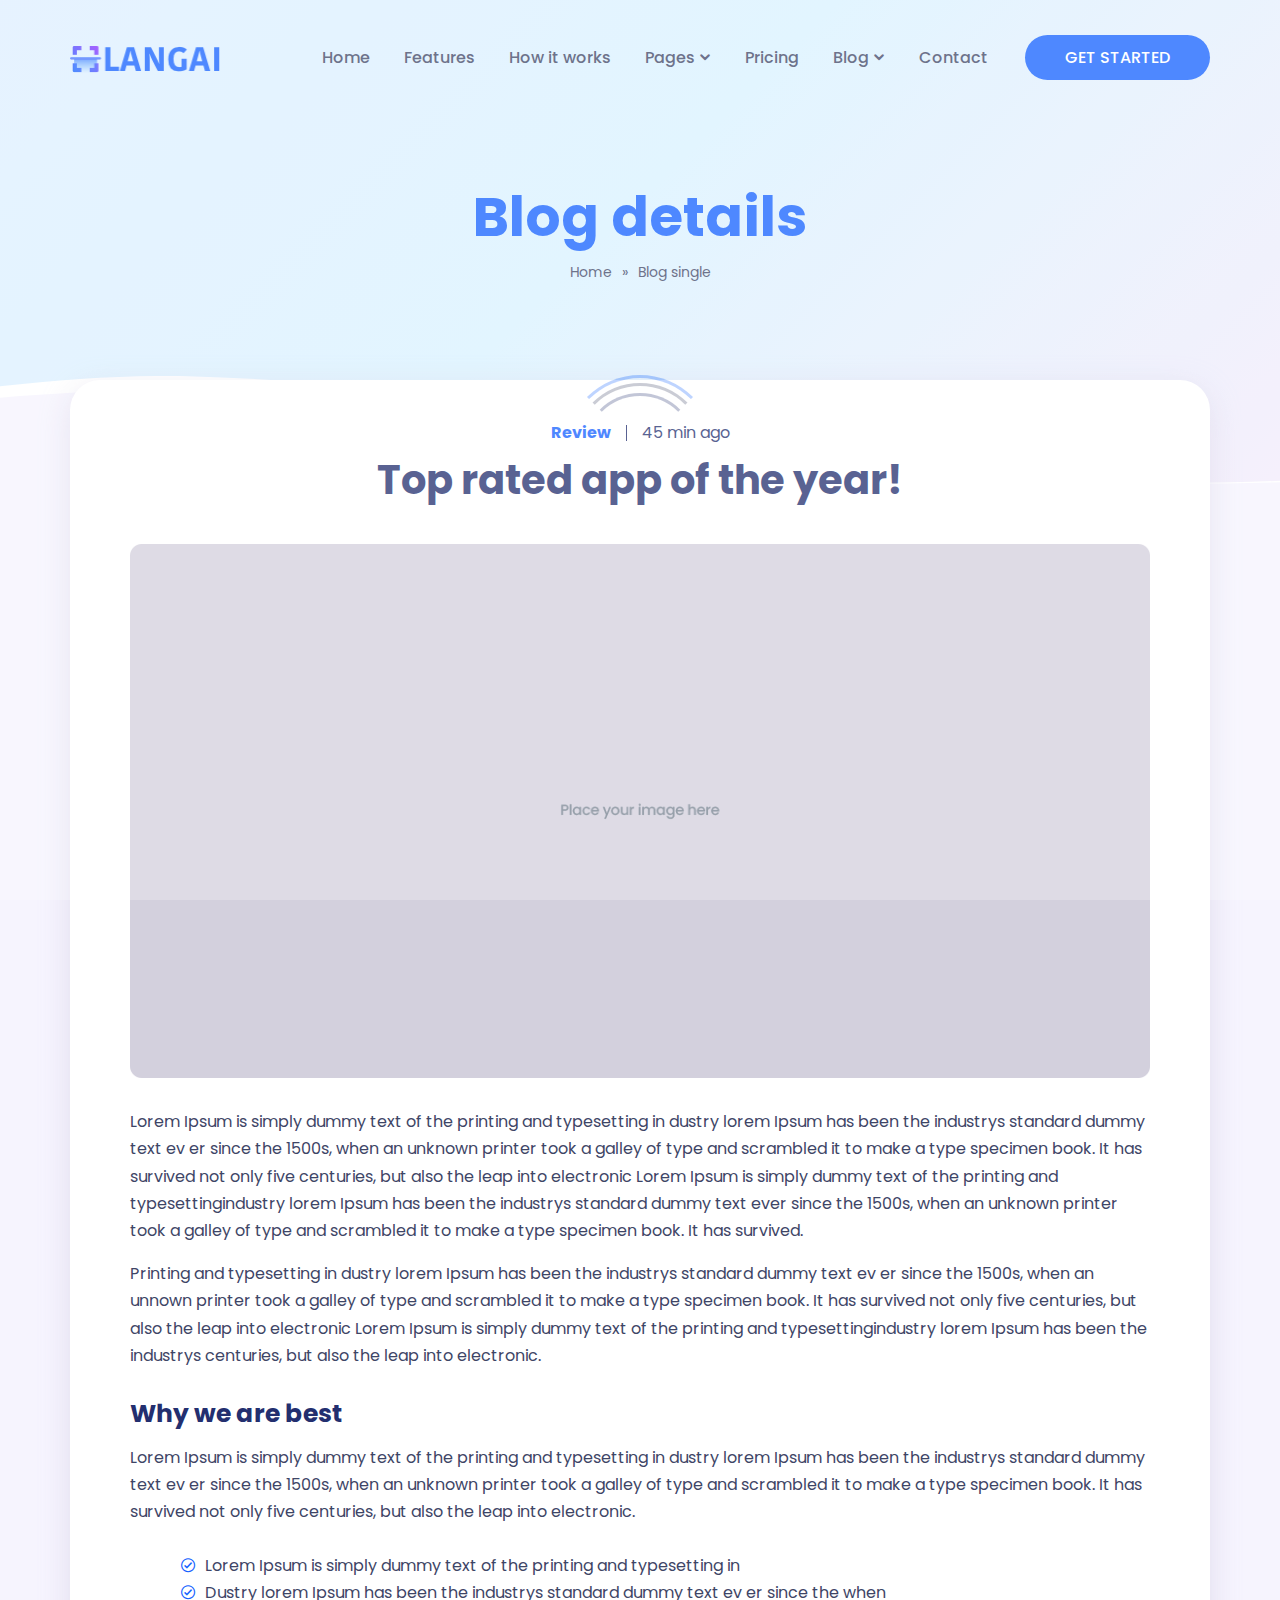
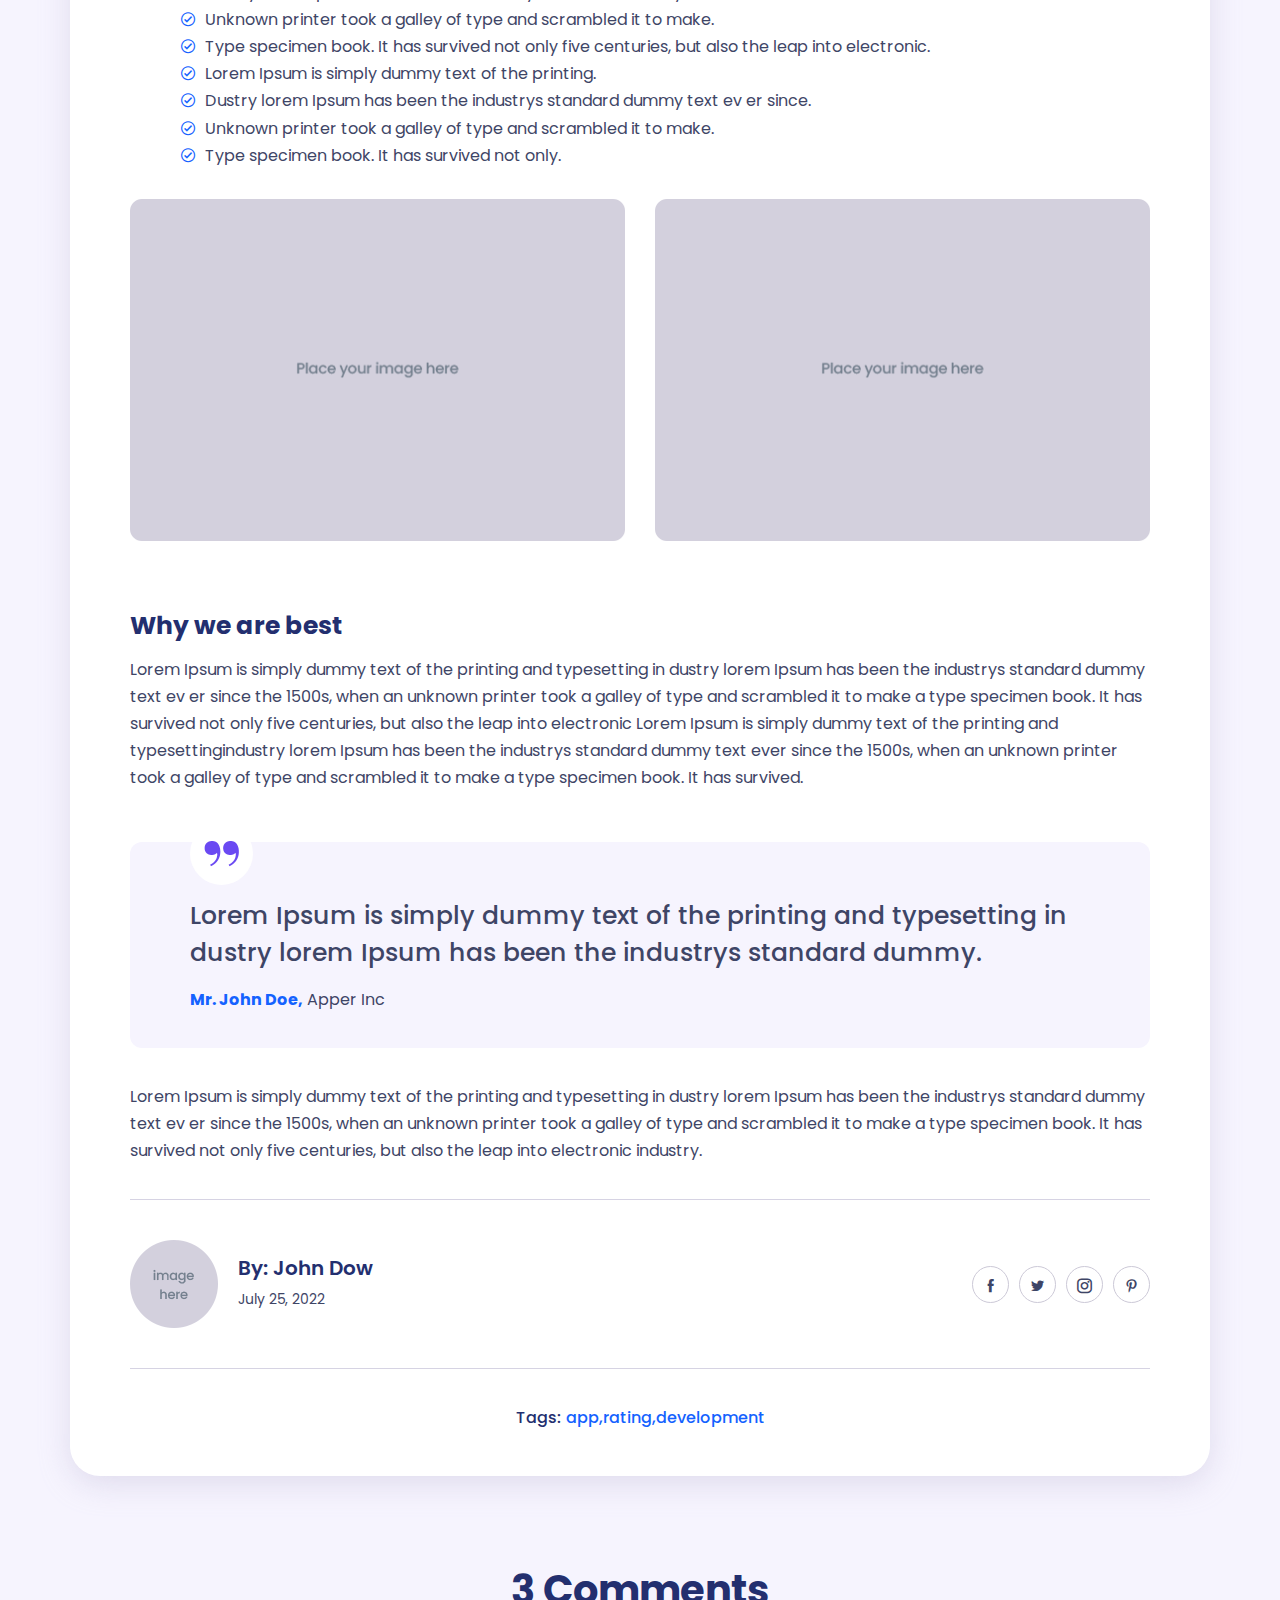
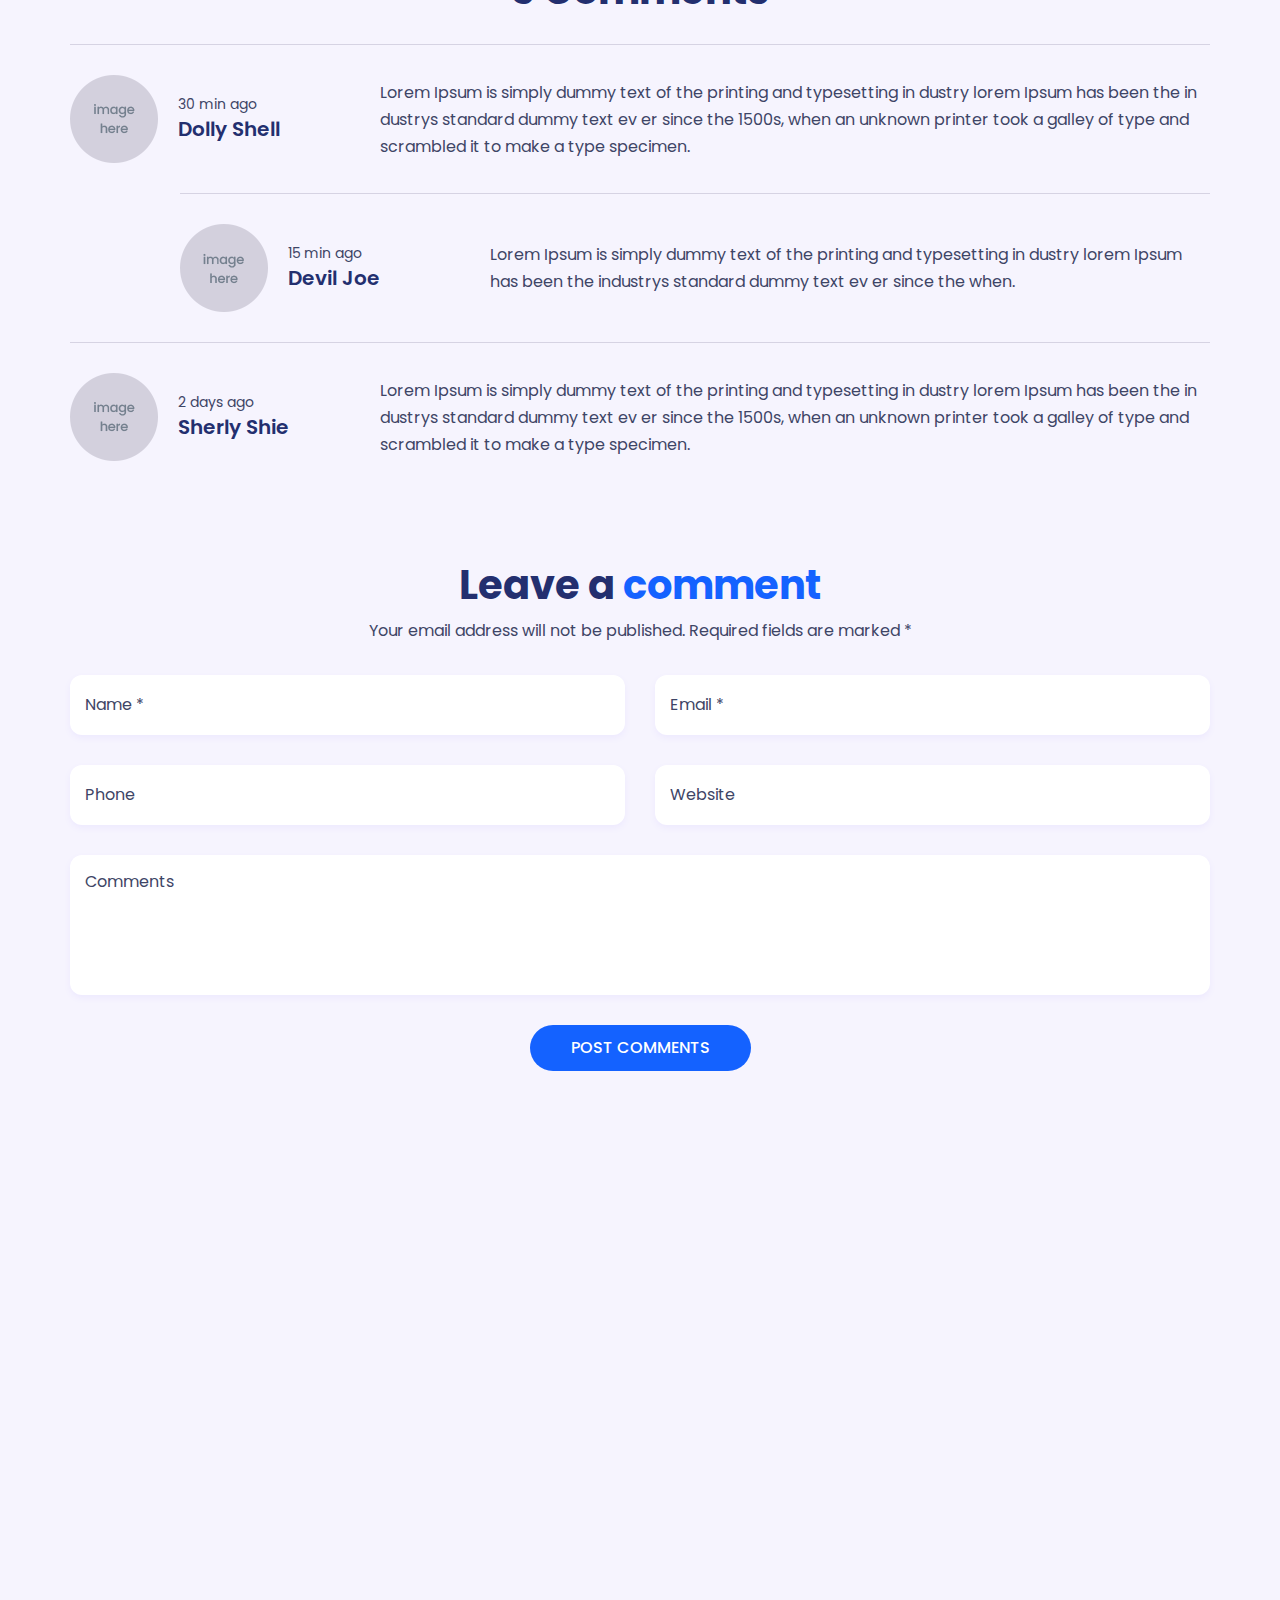
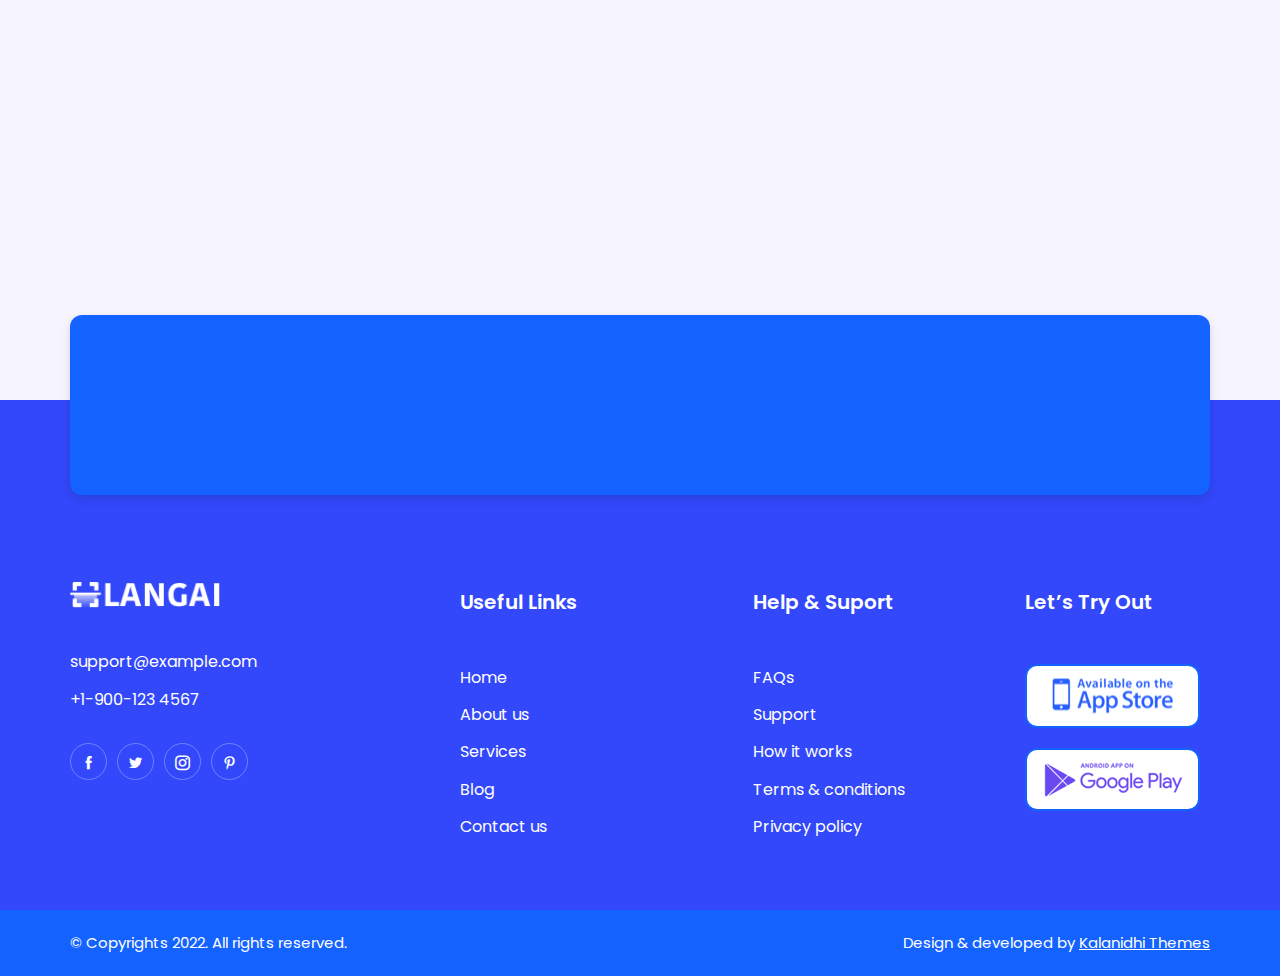
<file: blog-single.html>
<!DOCTYPE html>
<html lang="en">

<head>

  <meta charset="UTF-8">
  <meta http-equiv="X-UA-Compatible" content="IE=edge">
  <meta name="viewport" content="width=device-width, initial-scale=1.0">
  <title>Latest blog post</title>

  <!-- icofont-css-link -->
  <link rel="stylesheet" href="css/icofont.min.css">
  <!-- Owl-Carosal-Style-link -->
  <link rel="stylesheet" href="css/owl.carousel.min.css">
  <!-- Bootstrap-Style-link -->
  <link rel="stylesheet" href="css/bootstrap.min.css">
  <!-- Aos-Style-link -->
  <link rel="stylesheet" href="css/aos.css">
  <!-- Coustome-Style-link -->
  <link rel="stylesheet" href="css/style.css">
  <!-- Responsive-Style-link -->
  <link rel="stylesheet" href="css/responsive.css">
  <!-- Favicon -->
  <link rel="shortcut icon" href="images/favicon.png" type="image/x-icon">

</head>

<body>

  <!-- Page-wrapper-Start -->
  <div class="page_wrapper">

    <!-- Preloader -->
    <div id="preloader">
      <div id="loader"></div>
    </div>

    <!-- Header Start -->
    <header class="white_header">
      <!-- container start -->
      <div class="container">
        <!-- navigation bar -->
        <nav class="navbar navbar-expand-lg">
          <a class="navbar-brand" href="index.html">
            <img src="images/logo.png" alt="image">
          </a>
          <button class="navbar-toggler" type="button" data-toggle="collapse" data-target="#navbarSupportedContent"
            aria-controls="navbarSupportedContent" aria-expanded="false" aria-label="Toggle navigation">
            <span class="navbar-toggler-icon">
              <!-- <i class="icofont-navigation-menu ico_menu"></i> -->
              <div class="toggle-wrap">
                <span class="toggle-bar"></span>
              </div>
            </span>
          </button>

          <div class="collapse navbar-collapse" id="navbarSupportedContent">
            <ul class="navbar-nav ml-auto">
              <li class="nav-item active">
                <a class="nav-link" href="index.html">Home</a>
              </li>
              <li class="nav-item">
                <a class="nav-link" href="index.html#features">Features</a>
              </li>
              <li class="nav-item">
                <a class="nav-link" href="index.html#how_it_work">How it works</a>
              </li>
              
              <!-- secondery menu start -->
              <li class="nav-item has_dropdown">
                <a class="nav-link" href="#">Pages</a>
                <span class="drp_btn"><i class="icofont-rounded-down"></i></span>
                <div class="sub_menu">
                  <ul>
                    <li><a href="about.html">About Us</a></li>
                    <li><a href="reviews.html">Reviews</a></li>
                    <li><a href="contact.html">Contact Us</a></li>
                    <li><a href="faq.html">Faq</a></li>
                    <li><a href="sign-in.html">Sign In</a></li>
                    <li><a href="sign-up.html">Sign Up</a></li>
                    <li><a href="blog-list.html">Blog List</a></li>
                    <li><a href="blog-single.html">Blog Single</a></li>
                  </ul>
                </div>
              </li>
              <!-- secondery menu end -->

              <li class="nav-item">
                <a class="nav-link" href="pricing.html">Pricing</a>
              </li>

              <!-- secondery menu start -->
              <li class="nav-item has_dropdown">
                <a class="nav-link" href="#">Blog</a>
                <span class="drp_btn"><i class="icofont-rounded-down"></i></span>
                <div class="sub_menu">
                  <ul>
                    <li><a href="blog-list.html">Blog List</a></li>
                    <li><a href="blog-single.html">Blog Single</a></li>
                  </ul>
                </div>
              </li>
              <!-- secondery menu end -->
              
              <li class="nav-item">
                <a class="nav-link" href="contact.html">Contact</a>
              </li>
              <li class="nav-item">
                <a class="nav-link dark_btn" href="contact.html">GET STARTED</a>
              </li>
            </ul>
          </div>
        </nav>
        <!-- navigation end -->
      </div>
      <!-- container end -->
    </header>


    <!-- BredCrumb-Section -->
    <div class="bred_crumb blog_detail_bredcrumb">
      <div class="container">
        <div class="bred_text">
          <h1>Blog details</h1>
          <ul>
            <li><a href="index.html">Home</a></li>
            <li><span>»</span></li>
            <li><a href="blog-detail.html"> Blog single</a></li>
          </ul>
        </div>
      </div>
    </div>

    <!-- Blog Details Block -->
    <section class="blog_detail_section">
      <div class="container">
        <div class="blog_inner_pannel">
            <div class="review">
              <span>Review</span>
              <span>45 min ago</span>
            </div>
            <div class="section_title">
              <h2>Top rated app of the year!</h2>
            </div>
            <div class="main_img">
              <img src="images/blog_detail_main.png" alt="image">
            </div>
            <div class="info">
              <p>Lorem Ipsum is simply dummy text of the printing and typesetting in dustry lorem Ipsum has been the industrys standard dummy text ev er since the 1500s, when an unknown printer took a galley of type and scrambled it to make a type specimen book. It has survived not only five centuries, but also the leap into electronic Lorem Ipsum is simply dummy text of the printing and typesettingindustry lorem Ipsum has been the industrys standard dummy text ever since the 1500s, when an unknown printer took a galley of type and scrambled it to make a type specimen book. It has survived.</p>
              <p>Printing and typesetting in dustry lorem Ipsum has been the industrys standard dummy text ev er since the 1500s, when an unnown printer took a galley of type and scrambled it to make a type specimen book. It has survived not only five centuries, but also the leap into electronic Lorem Ipsum is simply dummy text of the printing and typesettingindustry lorem Ipsum has been the industrys centuries, but also the leap into electronic.</p>
              <h3>Why we are best</h3>
              <p>Lorem Ipsum is simply dummy text of the printing and typesetting in dustry lorem Ipsum has been the industrys standard dummy text ev er since the 1500s, when an unknown printer took a galley of type and scrambled it to make a type specimen book. It has survived not only five centuries, but also the leap into electronic.</p>
              <ul>
                <li><p> <span class="icon"><i class="icofont-check-circled"></i></span> Lorem Ipsum is simply dummy text of the printing and typesetting in </p></li>
                <li><p> <span class="icon"><i class="icofont-check-circled"></i></span> Dustry lorem Ipsum has been the industrys standard dummy text ev er since the when</p></li>
                <li><p> <span class="icon"><i class="icofont-check-circled"></i></span> Unknown printer took a galley of type and scrambled it to make.</p></li>
                <li><p> <span class="icon"><i class="icofont-check-circled"></i></span> Type specimen book. It has survived not only five centuries, but also the leap into electronic.</p></li>
                <li><p> <span class="icon"><i class="icofont-check-circled"></i></span> Lorem Ipsum is simply dummy text of the printing.</p></li>
                <li><p> <span class="icon"><i class="icofont-check-circled"></i></span> Dustry lorem Ipsum has been the industrys standard dummy text ev er since.</p></li>
                <li><p> <span class="icon"><i class="icofont-check-circled"></i></span> Unknown printer took a galley of type and scrambled it to make.</p></li>
                <li><p> <span class="icon"><i class="icofont-check-circled"></i></span> Type specimen book. It has survived not only.</p></li>
              </ul>
            </div>
            <div class="two_img">
              <div class="row">
                <div class="col-md-6">
                  <img src="images/blog_sub_01.png" alt="image">
                </div>
                <div class="col-md-6">
                  <img src="images/blog_sub_02.png" alt="image">
                </div>
              </div>
            </div>
            <div class="info">
              <h3>Why we are best</h3>
              <p>Lorem Ipsum is simply dummy text of the printing and typesetting in dustry lorem Ipsum has been the industrys standard dummy text ev er since the 1500s, when an unknown printer took a galley of type and scrambled it to make a type specimen book. It has survived not only five centuries, but also the leap into electronic Lorem Ipsum is simply dummy text of the printing and typesettingindustry lorem Ipsum has been the industrys standard dummy text ever since the 1500s, when an unknown printer took a galley of type and scrambled it to make a type specimen book. It has survived.</p>
            </div>
            <div class="quote_block">
              <span class="q_icon"><img src="images/quote_icon.png" alt="image"></span>
              <h2>Lorem Ipsum is simply dummy text of the printing and typesetting in dustry lorem Ipsum has been the industrys standard dummy.</h2>
              <p><span class="name">Mr. John Doe,</span> Apper Inc</p>
            </div>
            <p>Lorem Ipsum is simply dummy text of the printing and typesetting in dustry lorem Ipsum has been the industrys standard dummy text ev er since the 1500s, when an unknown printer took a galley of type and scrambled it to make a type specimen book. It has survived not only five centuries, but also the leap into electronic industry.</p>
            <div class="blog_authore">
                <div class="authore_info">
                    <div class="avtar">
                      <img src="images/blog_d02.png" alt="image">
                    </div>
                    <div class="text">
                      <h3>By: John Dow</h3>
                      <span>July 25, 2022</span>
                    </div>
                </div>
                <div class="social_media">
                  <ul>
                    <li><a href="#"><i class="icofont-facebook"></i></a></li>
                    <li><a href="#"><i class="icofont-twitter"></i></a></li>
                    <li><a href="#"><i class="icofont-instagram"></i></a></li>
                    <li><a href="#"><i class="icofont-pinterest"></i></a></li>
                  </ul>
                </div>
            </div>
            <div class="blog_tags">
                <ul>
                  <li class="tags"><p>Tags:</p></li>
                  <li><span>app,</span></li>
                  <li><span>rating,</span></li>
                  <li><span>development</span></li>
                </ul>
            </div>
        </div>
      </div>
    </section>

    <!-- Comment Section -->
    <section class="row_am comment_section">
      <div class="container">
        <div class="section_title">
           <h2>3 Comments</h2>
        </div>
        <ul>
          <li>
            <div class="authore_info">
              <div class="avtar">
                <img src="images/blog_d01.png" alt="image">
              </div>
              <div class="text">
                <span>30 min ago</span>
                <h4>Dolly Shell</h4>
              </div>
            </div>
            <div class="comment">
              <p>Lorem Ipsum is simply dummy text of the printing and typesetting in dustry lorem Ipsum has been the in
                dustrys standard dummy text ev er since the 1500s, when an unknown printer took a galley of type and scrambled it to make a type specimen. </p>
            </div>
          </li>
          <li class="replay_comment">
            <div class="authore_info">
              <div class="avtar">
                <img src="images/blog_d02.png" alt="image">
              </div>
              <div class="text">
                <span>15 min ago</span>
                <h4>Devil Joe</h4>
              </div>
            </div>
            <div class="comment">
              <p>Lorem Ipsum is simply dummy text of the printing and typesetting in dustry lorem Ipsum has been the industrys standard dummy text ev er since the when.</p>
            </div>
          </li>
          <li>
            <div class="authore_info">
              <div class="avtar">
                <img src="images/blog_d03.png" alt="image">
              </div>
              <div class="text">
                <span>2 days ago</span>
                <h4>Sherly Shie</h4>
              </div>
            </div>
            <div class="comment">
              <p>Lorem Ipsum is simply dummy text of the printing and typesetting in dustry lorem Ipsum has been the in
                dustrys standard dummy text ev er since the 1500s, when an unknown printer took a galley of type and scrambled it to make a type specimen. </p>
            </div>
          </li>
        </ul>
      </div>
    </section>
    
   
    <!-- Comment Form Section -->
    <section class="row_am comment_form_section">
      <div class="container">
        <div class="section_title">
          <h2>Leave a <span>comment</span></h2>
          <p>Your email address will not be published. Required fields are marked *</p>
        </div>
        <form action="">
          <div class="row">
            <div class="col-md-6">
              <div class="form-group">
                <input type="text" class="form-control" placeholder="Name *">
              </div>
            </div>
            <div class="col-md-6">
              <div class="form-group">
                <input type="email" class="form-control" placeholder="Email *">
              </div>
            </div>
            <div class="col-md-6">
              <div class="form-group">
                <input type="text" class="form-control" placeholder="Phone">
              </div>
            </div>
            <div class="col-md-6">
              <div class="form-group">
                <input type="text" class="form-control" placeholder="Website  ">
              </div>
            </div>
            <div class="col-md-12">
              <div class="form-group">
                <textarea class="form-control" placeholder="Comments"></textarea>
              </div>
            </div>
            <div class="col-md-12 text-center">
              <button class="btn puprple_btn" type="submit">POST COMMENTS</button>
            </div>
          </div>
        </form>
      </div>
    </section>


    <!-- Story-Section-Start -->
    <section class="row_am latest_story" id="blog">
      <!-- container start -->
       <div class="container">
           <div class="section_title" data-aos="fade-in" data-aos-duration="1500" data-aos-delay="100">
               <h2>Read latest <span>story</span></h2>
               <p>Lorem Ipsum is simply dummy text of the printing and typese tting <br> indus orem Ipsum has beenthe standard dummy.</p>
           </div>
           <!-- row start -->
           <div class="row">
             <!-- story -->
             <div class="col-md-4">
                 <div class="story_box" data-aos="fade-up" data-aos-duration="1500">
                     <div class="story_img">
                       <img src="images/story01.png" alt="image" >
                       <span>45 min ago</span>
                     </div>
                     <div class="story_text">
                         <h3>Cool features added!</h3>
                         <p>Lorem Ipsum is simply dummy text of the printing and typesetting 
                           industry lorem Ipsum has.</p>
                         <a href="#">READ MORE</a>
                     </div>
                 </div>
             </div>
 
             <!-- story -->
             <div class="col-md-4">
                 <div class="story_box" data-aos="fade-up" data-aos-duration="1500">
                     <div class="story_img">
                       <img src="images/story02.png" alt="image" >
                       <span>45 min ago</span>
                     </div>
                     <div class="story_text">
                           <h3>Top rated app! Yupp.</h3>
                         <p>Simply dummy text of the printing and typesetting industry lorem Ipsum has Lorem Ipsum is.</p>
                         <a href="#">READ MORE</a>
                     </div>
                 </div>
             </div>
 
             <!-- story -->
             <div class="col-md-4">
                 <div class="story_box" data-aos="fade-up" data-aos-duration="1500">
                     <div class="story_img">
                       <img src="images/story03.png" alt="image" >
                       <span>45 min ago</span>
                     </div>
                     <div class="story_text">
                           <h3>Creative ideas on app.</h3>
                         <p>Printing and typesetting industry lorem Ipsum has Lorem simply dummy text of the.</p>
                         <a href="#">READ MORE</a>
                     </div>
                 </div>
             </div>
           </div>
           <!-- row end -->
       </div>
       <!-- container end -->
     </section>
     <!-- Story-Section-end -->


    <!-- News-Letter-Section-Start -->
    <section class="newsletter_section">
      <!-- container start -->
      <div class="container">
        <div class="newsletter_box">
          <div class="section_title" data-aos="fade-in" data-aos-duration="1500" data-aos-delay="100">
            <!-- h2 -->
            <h2>Subscribe newsletter</h2>
            <!-- p -->
            <p>Be the first to recieve all latest post in your inbox</p>
          </div>
          <form action="" data-aos="fade-in" data-aos-duration="1500" data-aos-delay="100">
            <div class="form-group">
              <input type="email" class="form-control" placeholder="Enter your email">
            </div>
            <div class="form-group">
              <button class="btn">SUBMIT</button>
            </div>
          </form>
        </div>
      </div>
      <!-- container end -->
    </section>
    <!-- News-Letter-Section-end -->


    <!-- Footer-Section start -->
    <footer>
      <div class="top_footer has_bg">
        <!-- container start -->
        <div class="container">
          <!-- row start -->
          <div class="row">
            <!-- footer link 1 -->
            <div class="col-lg-4 col-md-6 col-12">
              <div class="abt_side">
                <div class="logo"> <img src="images/footer_logo.png" alt="image"></div>
                <ul>
                  <li><a href="#">support@example.com</a></li>
                  <li><a href="#">+1-900-123 4567</a></li>
                </ul>
                <ul class="social_media">
                  <li><a href="#"><i class="icofont-facebook"></i></a></li>
                  <li><a href="#"><i class="icofont-twitter"></i></a></li>
                  <li><a href="#"><i class="icofont-instagram"></i></a></li>
                  <li><a href="#"><i class="icofont-pinterest"></i></a></li>
                </ul>
              </div>
            </div>

            <!-- footer link 2 -->
            <div class="col-lg-3 col-md-6 col-12">
              <div class="links">
                <h3>Useful Links</h3>
                <ul>
                  <li><a href="index.html">Home</a></li>
                  <li><a href="#">About us</a></li>
                  <li><a href="#">Services</a></li>
                  <li><a href="#">Blog</a></li>
                  <li><a href="#">Contact us</a></li>
                </ul>
              </div>
            </div>

            <!-- footer link 3 -->
            <div class="col-lg-3 col-md-6 col-12">
              <div class="links">
                <h3>Help & Suport</h3>
                <ul>
                  <li><a href="#">FAQs</a></li>
                  <li><a href="#">Support</a></li>
                  <li><a href="#">How it works</a></li>
                  <li><a href="#">Terms & conditions</a></li>
                  <li><a href="#">Privacy policy</a></li>
                </ul>
              </div>
            </div>

            <!-- footer link 4 -->
            <div class="col-lg-2 col-md-6 col-12">
              <div class="try_out">
                <h3>Let’s Try Out</h3>
                <ul class="app_btn">
                  <li>
                    <a href="#">
                      <img src="images/appstore_blue.png" alt="image">
                    </a>
                  </li>
                  <li>
                    <a href="#">
                      <img src="images/googleplay_blue.png" alt="image">
                    </a>
                  </li>
                </ul>
              </div>
            </div>
          </div>
          <!-- row end -->
        </div>
        <!-- container end -->
      </div>

      <!-- last footer -->
      <div class="bottom_footer">
        <!-- container start -->
        <div class="container">
          <!-- row start -->
          <div class="row">
            <div class="col-md-6">
              <p>© Copyrights 2022. All rights reserved.</p>
            </div>
            <div class="col-md-6">
              <p class="developer_text">Design & developed by <a href="https://themeforest.net/user/kalanidhithemes" target="blank">Kalanidhi Themes</a></p>
            </div>
          </div>
          <!-- row end -->
        </div>
        <!-- container end -->
      </div>

      <!-- go top button -->
      <div class="go_top">
        <span><img src="images/go_top.png" alt="image"></span>
      </div>
    </footer>
    <!-- Footer-Section end -->
    
  </div>
  <!-- Page-wrapper-End -->

  <!-- Jquery-js-Link -->
  <script src="js/jquery.js"></script>
  <!-- owl-js-Link -->
  <script src="js/owl.carousel.min.js"></script>
  <!-- bootstrap-js-Link -->
  <script src="js/bootstrap.min.js"></script>
  <!-- aos-js-Link -->
  <script src="js/aos.js"></script>
  <!-- main-js-Link -->
  <script src="js/main.js"></script>

</body>

</html>
</file>
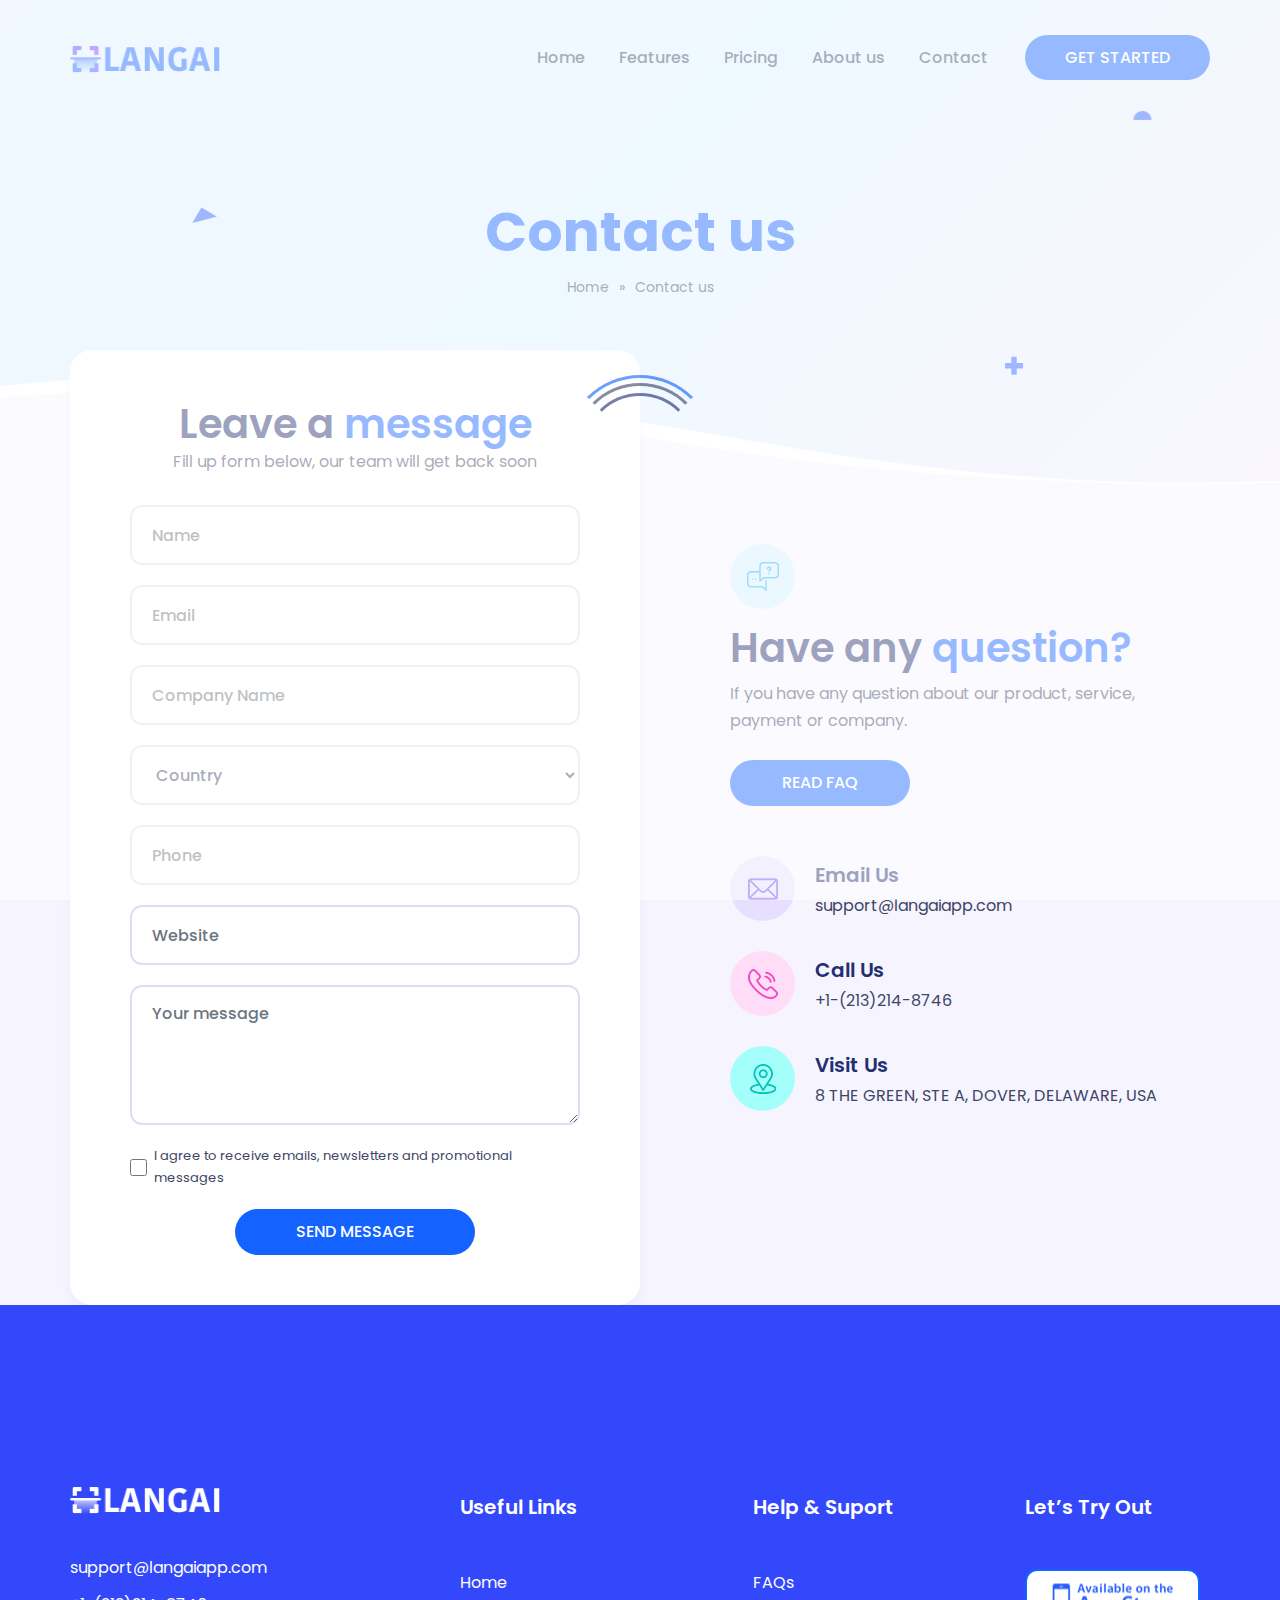
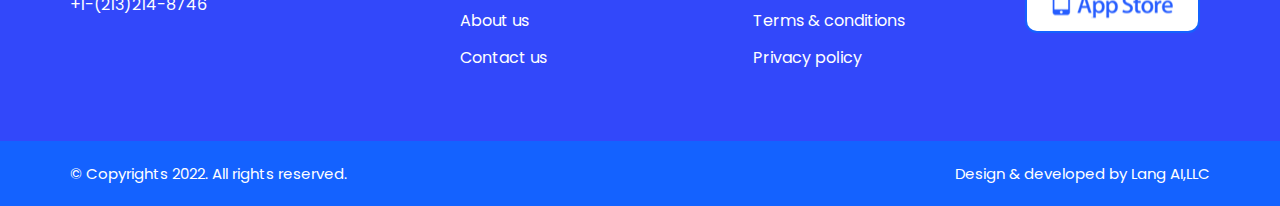
<file: contact.html>
<!DOCTYPE html>
<html lang="en">

<head>

  <meta charset="UTF-8">
  <meta http-equiv="X-UA-Compatible" content="IE=edge">
  <meta name="viewport" content="width=device-width, initial-scale=1.0">
  <title>Contact us</title>

  <!-- icofont-css-link -->
  <link rel="stylesheet" href="css/icofont.min.css">
  <!-- Owl-Carosal-Style-link -->
  <link rel="stylesheet" href="css/owl.carousel.min.css">
  <!-- Bootstrap-Style-link -->
  <link rel="stylesheet" href="css/bootstrap.min.css">
  <!-- Aos-Style-link -->
  <link rel="stylesheet" href="css/aos.css">
  <!-- Coustome-Style-link -->
  <link rel="stylesheet" href="css/style.css">
  <!-- Responsive-Style-link -->
  <link rel="stylesheet" href="css/responsive.css">
  <!-- Favicon -->
  <link rel="shortcut icon" href="images/favicon.png" type="image/x-icon">

</head>

<body>

  <!-- Page-wrapper-Start -->
  <div class="page_wrapper">

    <!-- Preloader -->
    <div id="preloader">
      <div id="loader"></div>
    </div>

    <!-- Header Start -->
    <header class="white_header">
      <!-- container start -->
      <div class="container">
        <!-- navigation bar -->
        <nav class="navbar navbar-expand-lg">
           <a class="navbar-brand" href="index.html">
            <img src="images/logo.png" alt="image">
          </a>
          <button class="navbar-toggler" type="button" data-toggle="collapse" data-target="#navbarSupportedContent"
            aria-controls="navbarSupportedContent" aria-expanded="false" aria-label="Toggle navigation">
            <span class="navbar-toggler-icon">
              <!-- <i class="icofont-navigation-menu ico_menu"></i> -->
              <div class="toggle-wrap">
                <span class="toggle-bar"></span>
              </div>
            </span>
          </button>

          <div class="collapse navbar-collapse" id="navbarSupportedContent">
            <ul class="navbar-nav ml-auto">
              <li class="nav-item active">
                <a class="nav-link" href="index.html">Home</a>
              </li>
              <li class="nav-item">
                <a class="nav-link" href="index.html#features">Features</a>
              </li>
              <!-- <li class="nav-item">
                <a class="nav-link" href="index.html#how_it_work">How it works</a>
              </li> -->

              <!-- secondery menu start -->
              <!-- <li class="nav-item has_dropdown">
                <a class="nav-link" href="#">Pages</a>
                <span class="drp_btn"><i class="icofont-rounded-down"></i></span>
                <div class="sub_menu">
                  <ul>
                    <li><a href="about.html">About Us</a></li>
                    <li><a href="reviews.html">Reviews</a></li>
                    <li><a href="contact.html">Contact Us</a></li>
                    <li><a href="faq.html">Faq</a></li>
                    <li><a href="sign-in.html">Sign In</a></li>
                    <li><a href="sign-up.html">Sign Up</a></li>
                    <li><a href="blog-list.html">Blog List</a></li>
                    <li><a href="blog-single.html">Blog Single</a></li>
                  </ul>
                </div>
              </li> -->
              <!-- secondery menu end -->

              <li class="nav-item">
                <a class="nav-link" href="index.html#pricing">Pricing</a>
              </li>

              <!-- secondery menu start -->
              <!-- <li class="nav-item has_dropdown">
                <a class="nav-link" href="#">Blog</a>
                <span class="drp_btn"><i class="icofont-rounded-down"></i></span>
                <div class="sub_menu">
                  <ul>
                    <li><a href="blog-list.html">Blog List</a></li>
                    <li><a href="blog-single.html">Blog Single</a></li>
                  </ul>
                </div>
              </li> -->
              <!-- secondery menu end -->
              
              <li class="nav-item">
                <a class="nav-link" href="about.html">About us</a>
              </li>

              <li class="nav-item">
                <a class="nav-link" href="#">Contact</a>
              </li>
              <li class="nav-item">
                <a class="nav-link dark_btn" href="index.html">GET STARTED</a>
              </li>
            </ul>
          </div>
        </nav>
        <!-- navigation end -->
      </div>
      <!-- container end -->
    </header>


    <!-- BredCrumb-Section -->
    <div class="bred_crumb">
      <div class="container">
        <!-- shape animation  -->
        <span class="banner_shape1"> <img src="images/banner-shape1.png" alt="image" > </span>
        <span class="banner_shape2"> <img src="images/banner-shape2.png" alt="image" > </span>
        <span class="banner_shape3"> <img src="images/banner-shape3.png" alt="image" > </span>
        
        <div class="bred_text">
          <h1>Contact us</h1>
          <!-- <p>If you have an query, please get in touch with us, we will revert back quickly.</p> -->
          <ul>
            <li><a href="index.html">Home</a></li>
            <li><span>»</span></li>
            <li><a href="contact.html">Contact us</a></li>
          </ul>
        </div>
      </div>
    </div>  
    

    <!-- Contact Us Section Start -->
    <section class="contact_page_section">
      <div class="container">
          <div class="contact_inner">
              <div class="contact_form">
                <div class="section_title">
                    <h2>Leave a <span>message</span></h2>
                    <p>Fill up form below, our team will get back soon</p>
                </div>
                  <form action="">
                    <div class="form-group">
                        <input type="text" placeholder="Name" class="form-control">
                    </div>
                    <div class="form-group">
                        <input type="email" placeholder="Email" class="form-control">
                    </div>
                    <div class="form-group">
                        <input type="text" placeholder="Company Name" class="form-control">
                    </div>
                    <div class="form-group">
                        <select class="form-control">
                          <option value="">Country</option>
                        </select>
                    </div>
                    <div class="form-group">
                        <input type="text" placeholder="Phone" class="form-control">
                    </div>
                    <div class="form-group">
                        <input type="text" placeholder="Website" class="form-control">
                    </div>
                    <div class="form-group">
                        <textarea class="form-control" placeholder="Your message"></textarea>
                    </div>
                    <div class="form-group term_check">
                      <input type="checkbox" id="term">
                      <label for="term">I agree to receive emails, newsletters and promotional messages</label>
                    </div>
                    <div class="form-group mb-0">
                      <button type="submit" class="btn puprple_btn">SEND MESSAGE</button>
                    </div>
                  </form>
              </div>
              <div class="contact_info">
                  <div class="icon"><img src="images/contact_message_icon.png" alt="image"></div>
                  <div class="section_title">
                    <h2>Have any <span>question?</span></h2>
                    <p>If you have any question about our product, service, payment or company.</p>
                  </div>
                  <a href="#" class="btn puprple_btn">READ FAQ</a>
                  <ul class="contact_info_list">
                    <li>
                      <div class="img">
                        <img src="images/mail_icon.png" alt="image">
                      </div>
                      <div class="text">
                        <span>Email Us</span>
                        <a href="mailto:example@gmail.com">support@langaiapp.com</a>
                      </div>
                    </li>
                    <li>
                      <div class="img">
                        <img src="images/call_icon.png" alt="image">
                      </div>
                      <div class="text">
                        <span>Call Us</span>
                        <a href="tel:+1-(213)214-8746">+1-(213)214-8746</a>
                      </div>
                    </li>
                    <li>
                      <div class="img">
                        <img src="images/location_icon.png" alt="image">
                      </div>
                      <div class="text">
                        <span>Visit Us</span>
                        <p>8 THE GREEN, STE A, DOVER, DELAWARE, USA</p>
                      </div>
                    </li>
                  </ul>
              </div>
          </div>
      </div>
    </section>
    <!-- Contact Us Section End -->


    <!-- Map Section Start -->
    <!-- <section class="row_am map_section">
      <div class="container">
          <div class="map_inner">
            <iframe src="https://www.google.com/maps/embed?pb=!1m18!1m12!1m3!1d387190.2799160891!2d-74.25987584510595!3d40.69767006338158!2m3!1f0!2f0!3f0!3m2!1i1024!2i768!4f13.1!3m3!1m2!1s0x89c24fa5d33f083b%3A0xc80b8f06e177fe62!2sNew%20York%2C%20NY%2C%20USA!5e0!3m2!1sen!2sin!4v1664399300741!5m2!1sen!2sin" width="100%" height="510" style="border:0;" allowfullscreen="" loading="lazy" referrerpolicy="no-referrer-when-downgrade"></iframe>
          </div>
      </div>
    </section> -->
    <!-- Map Section End -->


    <!-- News-Letter-Section-Start -->
    <!-- <section class="newsletter_section"> -->
      <!-- container start -->
      <!-- <div class="container">
        <div class="newsletter_box">
          <div class="section_title" data-aos="fade-in" data-aos-duration="1500" data-aos-delay="100"> -->
            <!-- h2 -->
            <!-- <h2>Subscribe newsletter</h2> -->
            <!-- p -->
            <!-- <p>Be the first to recieve all latest post in your inbox</p>
          </div>
          <form action="" data-aos="fade-in" data-aos-duration="1500" data-aos-delay="100">
            <div class="form-group">
              <input type="email" class="form-control" placeholder="Enter your email">
            </div>
            <div class="form-group">
              <button class="btn">SUBMIT</button>
            </div>
          </form>
        </div>
      </div> -->
      <!-- container end -->
    <!-- </section> -->
    <!-- News-Letter-Section-end -->


    <!-- Footer-Section start -->
    <footer>
      <div class="top_footer has_bg">
        <!-- container start -->
        <div class="container">
          <!-- row start -->
          <div class="row">
            <!-- footer link 1 -->
            <div class="col-lg-4 col-md-6 col-12">
              <div class="abt_side">
                <div class="logo"> <img src="images/footer_logo.png" alt="image"></div>
                <ul>
                  <li><a href="#">support@langaiapp.com</a></li>
                  <li><a href="#">+1-(213)214-8746</a></li>
                </ul>
                <!-- <ul class="social_media">
                  <li><a href="#"><i class="icofont-facebook"></i></a></li>
                  <li><a href="#"><i class="icofont-twitter"></i></a></li>
                  <li><a href="#"><i class="icofont-instagram"></i></a></li>
                  <li><a href="#"><i class="icofont-pinterest"></i></a></li>
                </ul> -->
              </div>
            </div>

            <!-- footer link 2 -->
            <div class="col-lg-3 col-md-6 col-12">
              <div class="links">
                <h3>Useful Links</h3>
                <ul>
                  <li><a href="index.html">Home</a></li>
                  <li><a href="about.html">About us</a></li>
                  <!-- <li><a href="#">Services</a></li>
                  <li><a href="#">Blog</a></li> -->
                  <li><a href="#">Contact us</a></li>
                </ul>
              </div>
            </div>

            <!-- footer link 3 -->
            <div class="col-lg-3 col-md-6 col-12">
              <div class="links">
                <h3>Help & Suport</h3>
                <ul>
                  <li><a href="index.html#FAQs">FAQs</a></li>
                  <li><a href="terms.html">Terms & conditions</a></li>
                  <li><a href="policy.html">Privacy policy</a></li>
                </ul>
              </div>
            </div>

            <!-- footer link 4 -->
            <div class="col-lg-2 col-md-6 col-12">
              <div class="try_out">
                <h3>Let’s Try Out</h3>
                <ul class="app_btn">
                  <li>
                    <a href="#">
                      <img src="images/appstore_blue.png" alt="image">
                    </a>
                  </li>
                  <!-- <li>
                    <a href="#">
                      <img src="images/googleplay_blue.png" alt="image">
                    </a>
                  </li> -->
                </ul>
              </div>
            </div>
          </div>
          <!-- row end -->
        </div>
        <!-- container end -->
      </div>

      <!-- last footer -->
      <div class="bottom_footer">
        <!-- container start -->
        <div class="container">
          <!-- row start -->
          <div class="row">
            <div class="col-md-6">
              <p>© Copyrights 2022. All rights reserved.</p>
            </div>
            <div class="col-md-6">
              <p class="developer_text">Design & developed by Lang AI,LLC</a></p>
            </div>
          </div>
          <!-- row end -->
        </div>
        <!-- container end -->
      </div>

      <!-- go top button -->
      <div class="go_top">
        <span><img src="images/go_top.png" alt="image"></span>
      </div>
    </footer>
    <!-- Footer-Section end -->
    
  </div>
  <!-- Page-wrapper-End -->

  <!-- Jquery-js-Link -->
  <script src="js/jquery.js"></script>
  <!-- owl-js-Link -->
  <script src="js/owl.carousel.min.js"></script>
  <!-- bootstrap-js-Link -->
  <script src="js/bootstrap.min.js"></script>
  <!-- aos-js-Link -->
  <script src="js/aos.js"></script>
  <!-- main-js-Link -->
  <script src="js/main.js"></script>

</body>

</html>
</file>
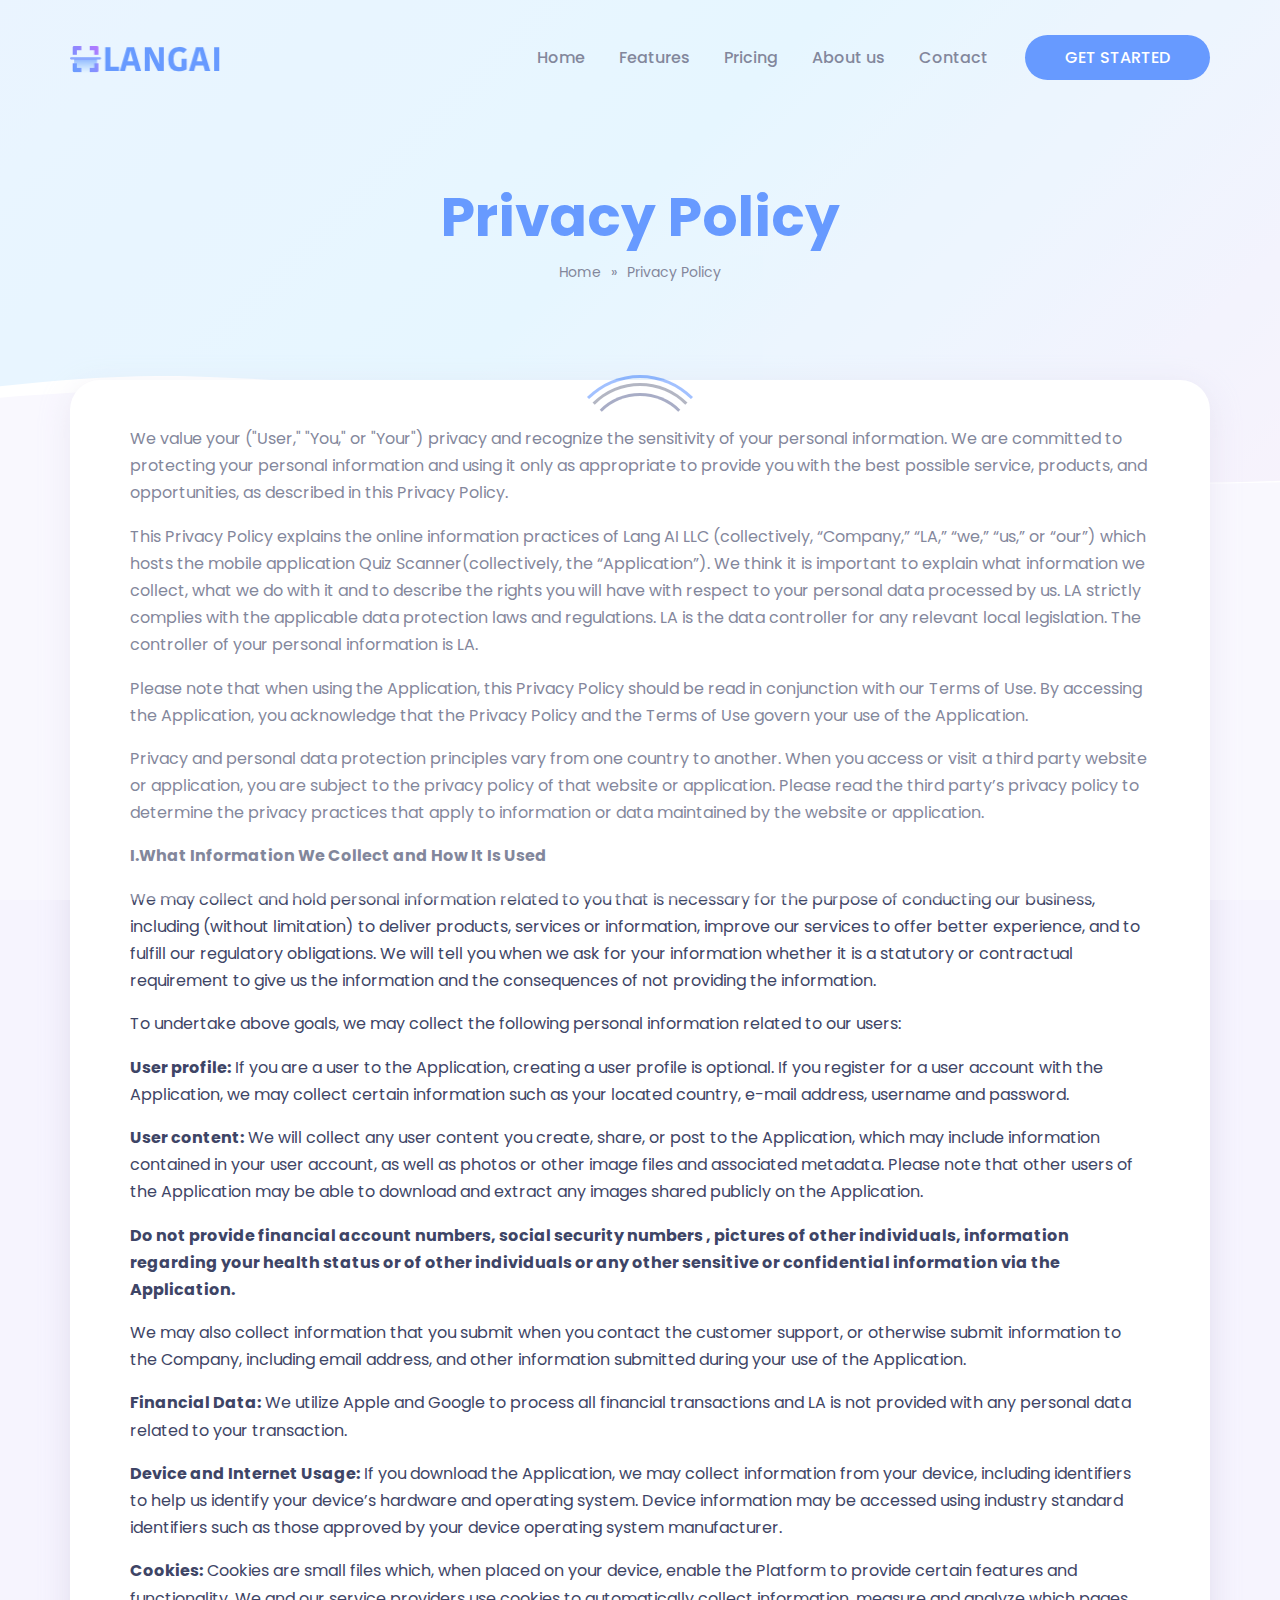
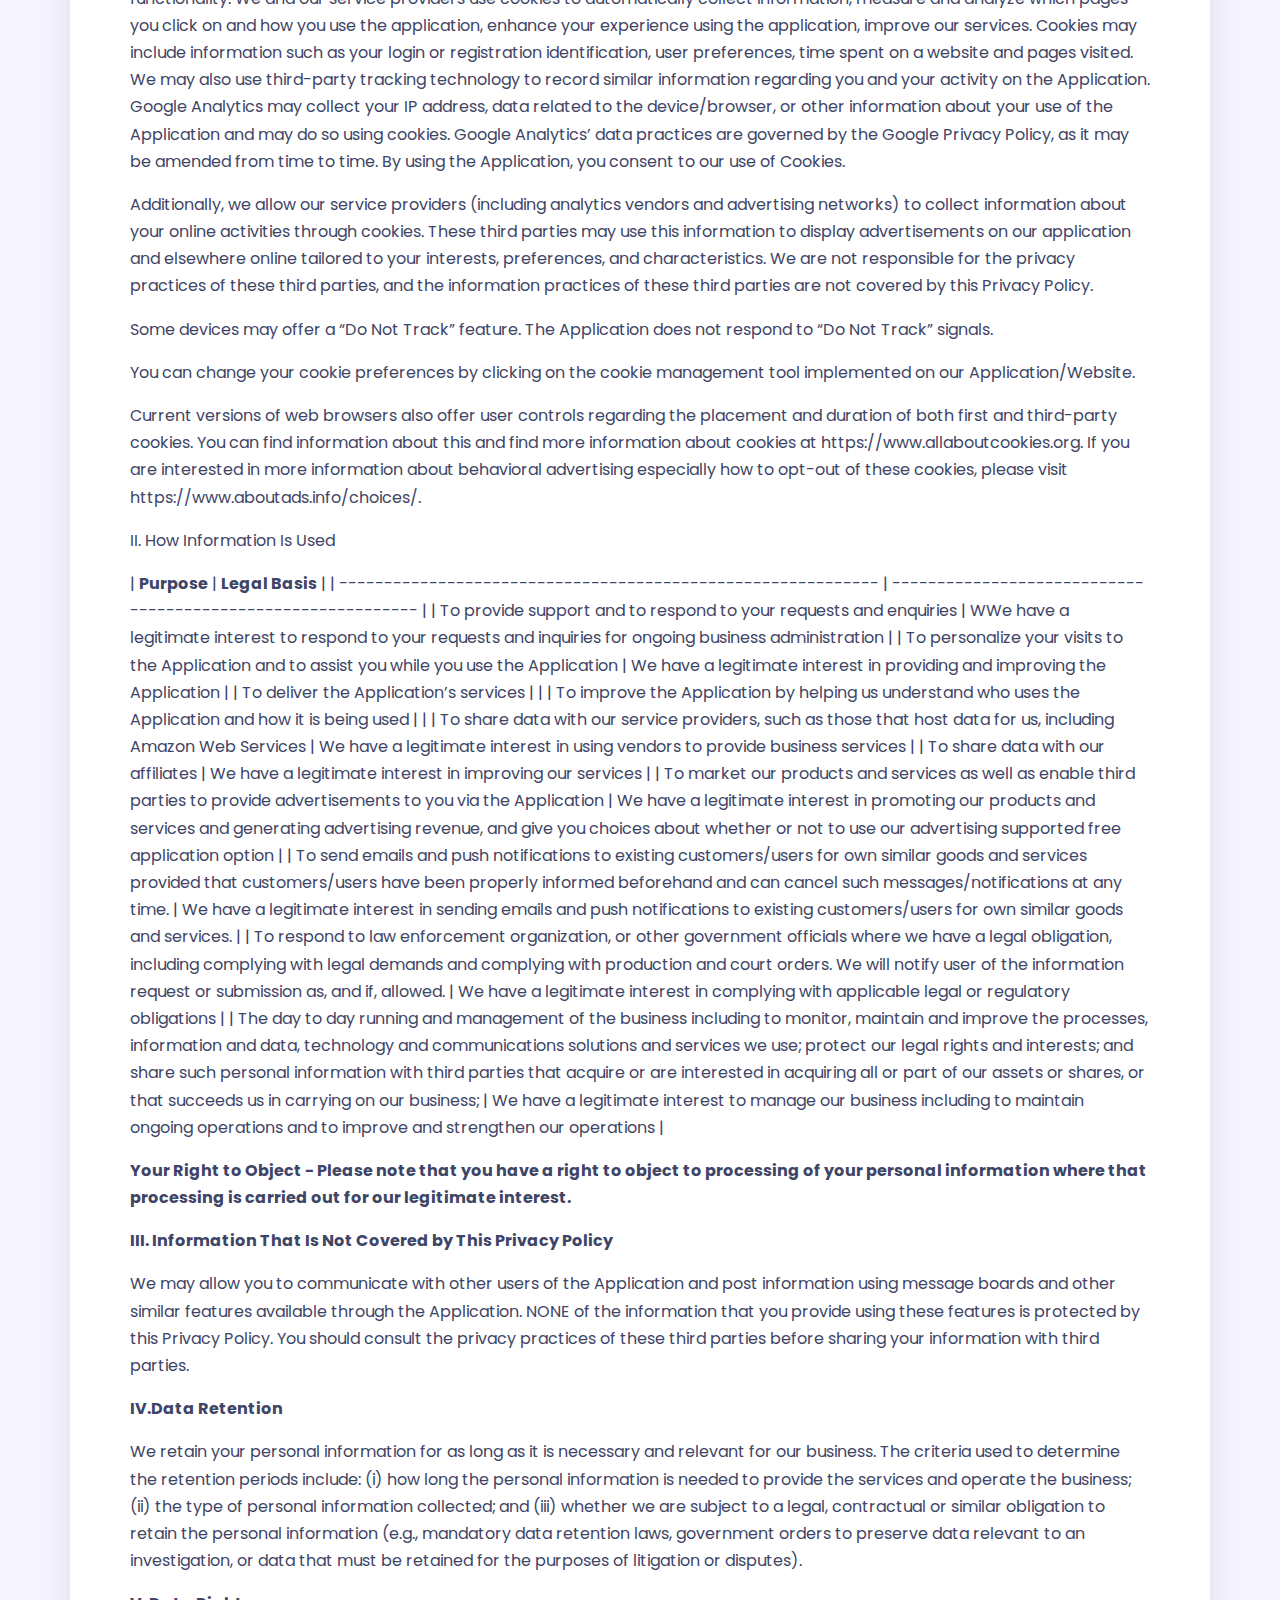
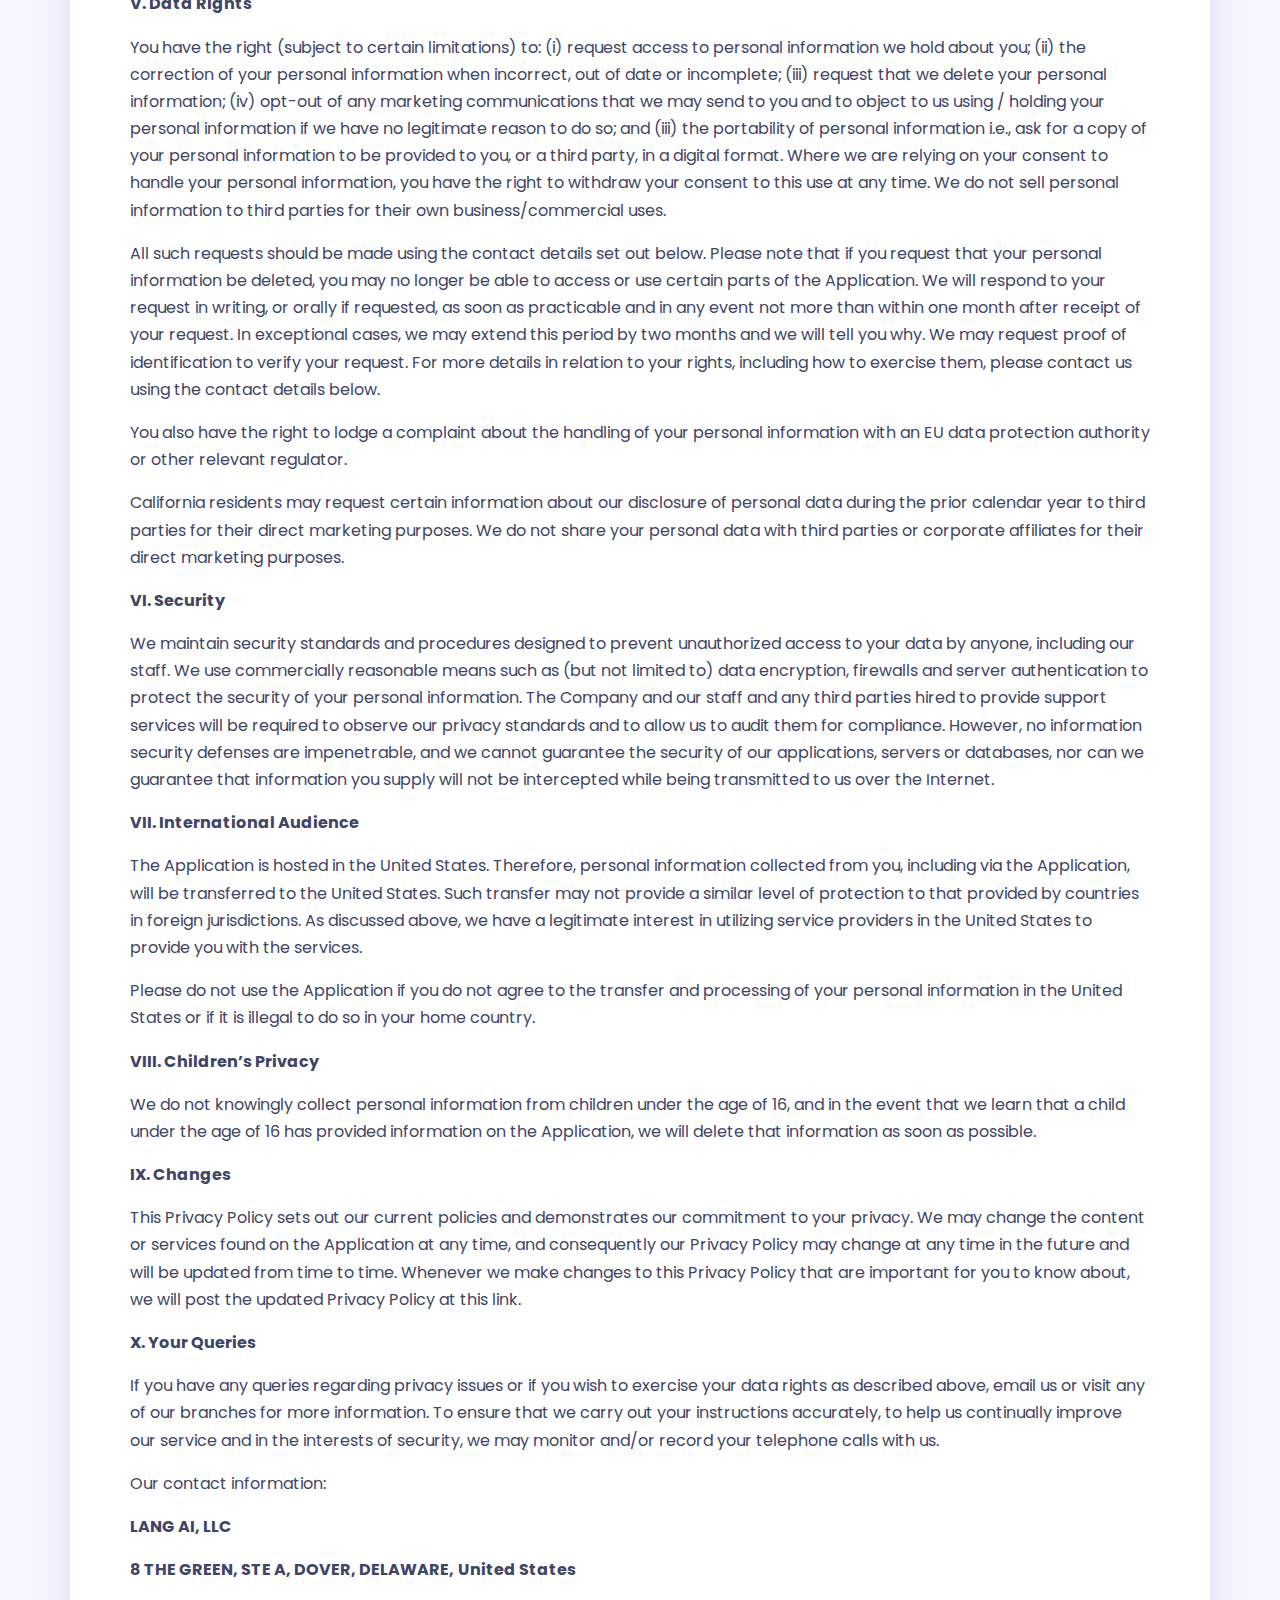
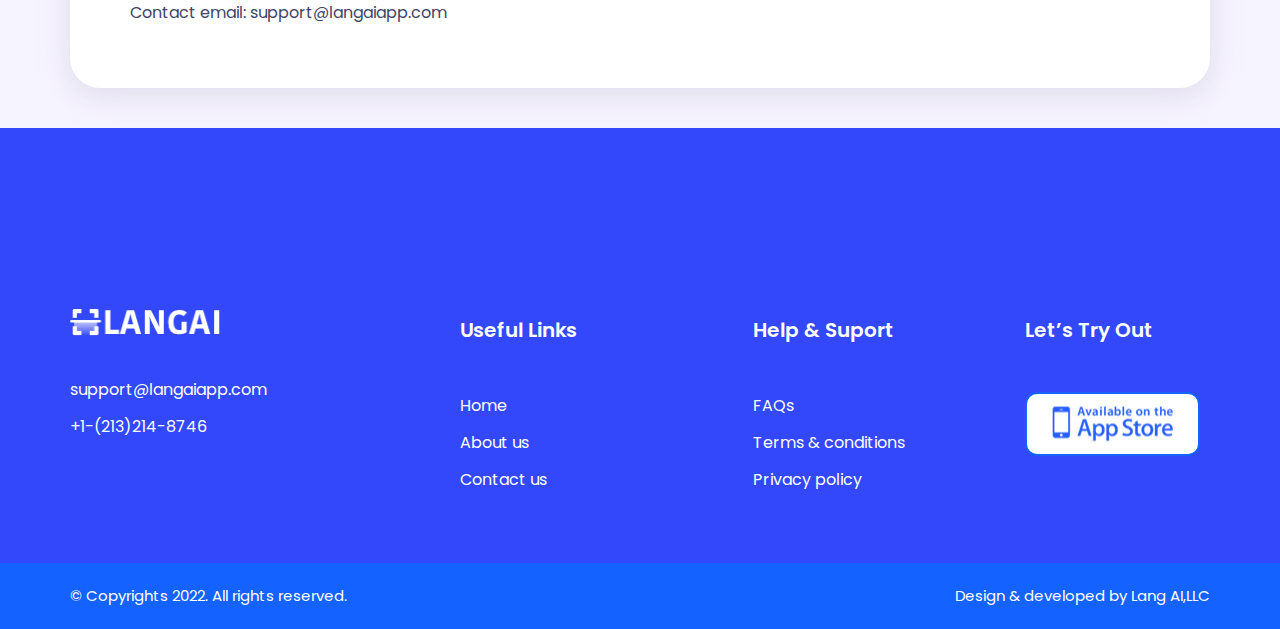
<file: policy.html>
<!DOCTYPE html>
<html lang="en">

<head>

  <meta charset="UTF-8">
  <meta http-equiv="X-UA-Compatible" content="IE=edge">
  <meta name="viewport" content="width=device-width, initial-scale=1.0">
  <title>Latest blog post</title>

  <!-- icofont-css-link -->
  <link rel="stylesheet" href="css/icofont.min.css">
  <!-- Owl-Carosal-Style-link -->
  <link rel="stylesheet" href="css/owl.carousel.min.css">
  <!-- Bootstrap-Style-link -->
  <link rel="stylesheet" href="css/bootstrap.min.css">
  <!-- Aos-Style-link -->
  <link rel="stylesheet" href="css/aos.css">
  <!-- Coustome-Style-link -->
  <link rel="stylesheet" href="css/style.css">
  <!-- Responsive-Style-link -->
  <link rel="stylesheet" href="css/responsive.css">
  <!-- Favicon -->
  <link rel="shortcut icon" href="images/favicon.png" type="image/x-icon">

</head>

<body>

  <!-- Page-wrapper-Start -->
  <div class="page_wrapper">

    <!-- Preloader -->
    <div id="preloader">
      <div id="loader"></div>
    </div>

    <!-- Header Start -->
    <header class="white_header">
      <!-- container start -->
      <div class="container">
        <!-- navigation bar -->
        <nav class="navbar navbar-expand-lg">
          <a class="navbar-brand" href="index.html">
            <img src="images/logo.png" alt="image">
          </a>
          <button class="navbar-toggler" type="button" data-toggle="collapse" data-target="#navbarSupportedContent"
            aria-controls="navbarSupportedContent" aria-expanded="false" aria-label="Toggle navigation">
            <span class="navbar-toggler-icon">
              <!-- <i class="icofont-navigation-menu ico_menu"></i> -->
              <div class="toggle-wrap">
                <span class="toggle-bar"></span>
              </div>
            </span>
          </button>

          <div class="collapse navbar-collapse" id="navbarSupportedContent">
            <ul class="navbar-nav ml-auto">
              <li class="nav-item active">
                <a class="nav-link" href="index.html">Home</a>
              </li>
              <li class="nav-item">
                <a class="nav-link" href="index.html#features">Features</a>
              </li>
              
              <li class="nav-item">
                <a class="nav-link" href="pricing.html">Pricing</a>
              </li>

              <li class="nav-item">
                <a class="nav-link" href="about.html">About us</a>
              </li>
              
              <li class="nav-item">
                <a class="nav-link" href="contact.html">Contact</a>
              </li>
              <li class="nav-item">
                <a class="nav-link dark_btn" href="index.html">GET STARTED</a>
              </li>
            </ul>
          </div>
        </nav>
        <!-- navigation end -->
      </div>
      <!-- container end -->
    </header>


    <!-- BredCrumb-Section -->
    <div class="bred_crumb blog_detail_bredcrumb">
      <div class="container">
        <div class="bred_text">
          <h1>Privacy Policy</h1>
          <ul>
            <li><a href="index.html">Home</a></li>
            <li><span>»</span></li>
            <li><a href="blog-detail.html"> Privacy Policy</a></li>
          </ul>
        </div>
      </div>
    </div>

    <!-- Blog Details Block -->
    <section class="blog_detail_section">
      <div class="container">
        <div class="blog_inner_pannel">
            <div class="info">
<p>We value your (&quot;User,&quot; &quot;You,&quot; or &quot;Your&quot;) privacy and recognize the sensitivity of your personal information. We are committed to protecting your personal information and using it only as appropriate to provide you with the best possible service, products, and opportunities, as described in this Privacy Policy.</p>

<p>This Privacy Policy explains the online information practices of Lang AI LLC (collectively, “Company,” “LA,” “we,” “us,” or “our”) which hosts the mobile application Quiz Scanner(collectively, the “Application”). We think it is important to explain what information we collect, what we do with it and to describe the rights you will have with respect to your personal data processed by us. LA strictly complies with the applicable data protection laws and regulations. LA is the data controller for any relevant local legislation. The controller of your personal information is LA.</p>

<p>Please note that when using the Application, this Privacy Policy should be read in conjunction with our Terms of Use. By accessing the Application, you acknowledge that the Privacy Policy and the Terms of Use govern your use of the Application.</p>

<p>Privacy and personal data protection principles vary from one country to another. When you access or visit a third party website or application, you are subject to the privacy policy of that website or application. Please read the third party’s privacy policy to determine the privacy practices that apply to information or data maintained by the website or application.</p>

<p><strong>I.What Information We Collect and How It Is Used</strong></p>

<p>We may collect and hold personal information related to you that is necessary for the purpose of conducting our business, including (without limitation) to deliver products, services or information, improve our services to offer better experience, and to fulfill our regulatory obligations. We will tell you when we ask for your information whether it is a statutory or contractual requirement to give us the information and the consequences of not providing the information.</p>

<p>To undertake above goals, we may collect the following personal information related to our users:</p>

<p><strong>User profile:</strong> If you are a user to the Application, creating a user profile is optional. If you register for a user account with the Application, we may collect certain information such as your located country, e-mail address, username and password.</p>

<p><strong>User content:</strong> We will collect any user content you create, share, or post to the Application, which may include information contained in your user account, as well as photos or other image files and associated metadata. Please note that other users of the Application may be able to download and extract any images shared publicly on the Application.</p>

<p><strong>Do not provide financial account numbers, social security numbers , pictures of other individuals, information regarding your health status or of other individuals or any other sensitive or confidential information via the Application.</strong></p>

<p>We may also collect information that you submit when you contact the customer support, or otherwise submit information to the Company, including email address, and other information submitted during your use of the Application.</p>

<p><strong>Financial Data:</strong> We utilize Apple and Google to process all financial transactions and LA is not provided with any personal data related to your transaction.</p>

<p><strong>Device and Internet Usage:</strong> If you download the Application, we may collect information from your device, including identifiers to help us identify your device’s hardware and operating system. Device information may be accessed using industry standard identifiers such as those approved by your device operating system manufacturer.</p>

<p><strong>Cookies:</strong> Cookies are small files which, when placed on your device, enable the Platform to provide certain features and functionality. We and our service providers use cookies to automatically collect information, measure and analyze which pages you click on and how you use the application, enhance your experience using the application, improve our services. Cookies may include information such as your login or registration identification, user preferences, time spent on a website and pages visited. We may also use third-party tracking technology to record similar information regarding you and your activity on the Application. Google Analytics may collect your IP address, data related to the device/browser, or other information about your use of the Application and may do so using cookies. Google Analytics’ data practices are governed by the Google Privacy Policy, as it may be amended from time to time. By using the Application, you consent to our use of Cookies.</p>

<p>Additionally, we allow our service providers (including analytics vendors and advertising networks) to collect information about your online activities through cookies. These third parties may use this information to display advertisements on our application and elsewhere online tailored to your interests, preferences, and characteristics. We are not responsible for the privacy practices of these third parties, and the information practices of these third parties are not covered by this Privacy Policy.</p>

<p>Some devices may offer a “Do Not Track” feature. The Application does not respond to “Do Not Track” signals.</p>

<p>You can change your cookie preferences by clicking on the cookie management tool implemented on our Application/Website.</p>

<p>Current versions of web browsers also offer user controls regarding the placement and duration of both first and third-party cookies. You can find information about this and find more information about cookies at https://www.allaboutcookies.org. If you are interested in more information about behavioral advertising especially how to opt-out of these cookies, please visit https://www.aboutads.info/choices/.</p>

<p>II. How Information Is Used</p>

<p>| <strong>Purpose</strong>                                                  | <strong>Legal Basis</strong>                                              |
| ------------------------------------------------------------ | ------------------------------------------------------------ |
| To provide support and to respond to your requests and enquiries | WWe have a legitimate interest to respond to your requests and inquiries for ongoing business administration |
| To personalize your visits to the Application and to assist you while you use the Application | We have a legitimate interest in providing and improving the Application |
| To deliver the Application’s services                        |                                                              |
| To improve the Application by helping us understand who uses the Application and how it is being used |                                                              |
| To share data with our service providers, such as those that host data for us, including Amazon Web Services | We have a legitimate interest in using vendors to provide business services |
| To share data with our affiliates                            | We have a legitimate interest in improving our services      |
| To market our products and services as well as enable third parties to provide advertisements to you via the Application | We have a legitimate interest in promoting our products and services and generating advertising revenue, and give you choices about whether or not to use our advertising supported free application option |
| To send emails and push notifications to existing customers/users for own similar goods and services provided that customers/users have been properly informed beforehand and can cancel such messages/notifications at any time. | We have a legitimate interest in sending emails and push notifications to existing customers/users for own similar goods and services. |
| To respond to law enforcement organization, or other government officials where we have a legal obligation, including complying with legal demands and complying with production and court orders. We will notify user of the information request or submission as, and if, allowed. | We have a legitimate interest in complying with applicable legal or regulatory obligations |
| The day to day running and management of the business including to monitor, maintain and improve the processes, information and data, technology and communications solutions and services we use; protect our legal rights and interests; and share such personal information with third parties that acquire or are interested in acquiring all or part of our assets or shares, or that succeeds us in carrying on our business; | We have a legitimate interest to manage our business including to maintain ongoing operations and to improve and strengthen our operations |</p>

<p><strong>Your Right to Object - Please note that you have a right to object to processing of your personal information where that processing is carried out for our legitimate interest.</strong></p>

<p><strong>III. Information That Is Not Covered by This Privacy Policy</strong></p>

<p>We may allow you to communicate with other users of the Application and post information using message boards and other similar features available through the Application. NONE of the information that you provide using these features is protected by this Privacy Policy. You should consult the privacy practices of these third parties before sharing your information with third parties.</p>

<p><strong>IV.Data Retention</strong></p>

<p>We retain your personal information for as long as it is necessary and relevant for our business. The criteria used to determine the retention periods include: (i) how long the personal information is needed to provide the services and operate the business; (ii) the type of personal information collected; and (iii) whether we are subject to a legal, contractual or similar obligation to retain the personal information (e.g., mandatory data retention laws, government orders to preserve data relevant to an investigation, or data that must be retained for the purposes of litigation or disputes).</p>

<p><strong>V. Data Rights</strong></p>

<p>You have the right (subject to certain limitations) to: (i) request access to personal information we hold about you; (ii) the correction of your personal information when incorrect, out of date or incomplete; (iii) request that we delete your personal information; (iv) opt-out of any marketing communications that we may send to you and to object to us using / holding your personal information if we have no legitimate reason to do so; and (iii) the portability of personal information i.e., ask for a copy of your personal information to be provided to you, or a third party, in a digital format. Where we are relying on your consent to handle your personal information, you have the right to withdraw your consent to this use at any time. We do not sell personal information to third parties for their own business/commercial uses.</p>

<p>All such requests should be made using the contact details set out below. Please note that if you request that your personal information be deleted, you may no longer be able to access or use certain parts of the Application. We will respond to your request in writing, or orally if requested, as soon as practicable and in any event not more than within one month after receipt of your request. In exceptional cases, we may extend this period by two months and we will tell you why. We may request proof of identification to verify your request. For more details in relation to your rights, including how to exercise them, please contact us using the contact details below.</p>

<p>You also have the right to lodge a complaint about the handling of your personal information with an EU data protection authority or other relevant regulator.</p>

<p>California residents may request certain information about our disclosure of personal data during the prior calendar year to third parties for their direct marketing purposes. We do not share your personal data with third parties or corporate affiliates for their direct marketing purposes.</p>

<p><strong>VI. Security</strong></p>

<p>We maintain security standards and procedures designed to prevent unauthorized access to your data by anyone, including our staff. We use commercially reasonable means such as (but not limited to) data encryption, firewalls and server authentication to protect the security of your personal information. The Company and our staff and any third parties hired to provide support services will be required to observe our privacy standards and to allow us to audit them for compliance. However, no information security defenses are impenetrable, and we cannot guarantee the security of our applications, servers or databases, nor can we guarantee that information you supply will not be intercepted while being transmitted to us over the Internet.</p>

<p><strong>VII. International Audience</strong></p>

<p>The Application is hosted in the United States. Therefore, personal information collected from you, including via the Application, will be transferred to the United States. Such transfer may not provide a similar level of protection to that provided by countries in foreign jurisdictions. As discussed above, we have a legitimate interest in utilizing service providers in the United States to provide you with the services.</p>

<p>Please do not use the Application if you do not agree to the transfer and processing of your personal information in the United States or if it is illegal to do so in your home country.</p>

<p><strong>VIII. Children’s Privacy</strong></p>

<p>We do not knowingly collect personal information from children under the age of 16, and in the event that we learn that a child under the age of 16 has provided information on the Application, we will delete that information as soon as possible.</p>

<p><strong>IX. Changes</strong></p>

<p>This Privacy Policy sets out our current policies and demonstrates our commitment to your privacy. We may change the content or services found on the Application at any time, and consequently our Privacy Policy may change at any time in the future and will be updated from time to time. Whenever we make changes to this Privacy Policy that are important for you to know about, we will post the updated Privacy Policy at this link.</p>

<p><strong>X. Your Queries</strong></p>

<p>If you have any queries regarding privacy issues or if you wish to exercise your data rights as described above, email us or visit any of our branches for more information. To ensure that we carry out your instructions accurately, to help us continually improve our service and in the interests of security, we may monitor and/or record your telephone calls with us.</p>

<p>Our contact information:</p>

<p><strong>LANG AI, LLC</strong></p>

<p><strong>8 THE GREEN, STE A, DOVER, DELAWARE,</strong> <a href="http://www.baidu.com/link?url=twViw74yUHbBgulQzj-nif9Q5sscVPxxPcQBNsEyn17jZ01-Agrc262VWHn_nrq_ghbPwFCZM1S-mDJUbvWT4D3JQUghVjJ71TVahdAjEaiiQeeXpP1AeXIu8DRvMMQ-gz-vins7OQC-_YrcEfIFR_"><strong>United States</strong></a></p>

<p>Contact email: support@langaiapp.com</p>
            </div>

        </div>
      </div>
    </section>




    <!-- Footer-Section start -->
    <footer>
      <div class="top_footer has_bg">
        <!-- container start -->
        <div class="container">
          <!-- row start -->
          <div class="row">
            <!-- footer link 1 -->
            <div class="col-lg-4 col-md-6 col-12">
              <div class="abt_side">
                <div class="logo"> <img src="images/footer_logo.png" alt="image"></div>
                <ul>
                  <li><a href="#">support@langaiapp.com</a></li>
                  <li><a href="#">+1-(213)214-8746</a></li>
                </ul>
                <!-- <ul class="social_media">
                  <li><a href="#"><i class="icofont-facebook"></i></a></li>
                  <li><a href="#"><i class="icofont-twitter"></i></a></li>
                  <li><a href="#"><i class="icofont-instagram"></i></a></li>
                  <li><a href="#"><i class="icofont-pinterest"></i></a></li>
                </ul> -->
              </div>
            </div>

            <!-- footer link 2 -->
            <div class="col-lg-3 col-md-6 col-12">
              <div class="links">
                <h3>Useful Links</h3>
                <ul>
                  <li><a href="index.html">Home</a></li>
                  <li><a href="about.html">About us</a></li>
                  <!-- <li><a href="#">Services</a></li>
                  <li><a href="#">Blog</a></li> -->
                  <li><a href="contact.html">Contact us</a></li>
                </ul>
              </div>
            </div>

            <!-- footer link 3 -->
            <div class="col-lg-3 col-md-6 col-12">
              <div class="links">
                <h3>Help & Suport</h3>
                <ul>
                  <li><a href="index.html#FAQs">FAQs</a></li>
                  <li><a href="terms.html">Terms & conditions</a></li>
                  <li><a href="policy.html">Privacy policy</a></li>
                </ul>
              </div>
            </div>

            <!-- footer link 4 -->
            <div class="col-lg-2 col-md-6 col-12">
              <div class="try_out">
                <h3>Let’s Try Out</h3>
                <ul class="app_btn">
                  <li>
                    <a href="#">
                      <img src="images/appstore_blue.png" alt="image">
                    </a>
                  </li>
                  <!-- <li>
                    <a href="#">
                      <img src="images/googleplay_blue.png" alt="image">
                    </a>
                  </li> -->
                </ul>
              </div>
            </div>
          </div>
          <!-- row end -->
        </div>
        <!-- container end -->
      </div>

      <!-- last footer -->
      <div class="bottom_footer">
        <!-- container start -->
        <div class="container">
          <!-- row start -->
          <div class="row">
            <div class="col-md-6">
              <p>© Copyrights 2022. All rights reserved.</p>
            </div>
            <div class="col-md-6">
              <p class="developer_text">Design & developed by Lang AI,LLC</a></p>
            </div>
          </div>
          <!-- row end -->
        </div>
        <!-- container end -->
      </div>

      <!-- go top button -->
      <div class="go_top">
        <span><img src="images/go_top.png" alt="image"></span>
      </div>
    </footer>
    <!-- Footer-Section end -->
    
  </div>
  <!-- Page-wrapper-End -->

  <!-- Jquery-js-Link -->
  <script src="js/jquery.js"></script>
  <!-- owl-js-Link -->
  <script src="js/owl.carousel.min.js"></script>
  <!-- bootstrap-js-Link -->
  <script src="js/bootstrap.min.js"></script>
  <!-- aos-js-Link -->
  <script src="js/aos.js"></script>
  <!-- main-js-Link -->
  <script src="js/main.js"></script>

</body>

</html>
</file>
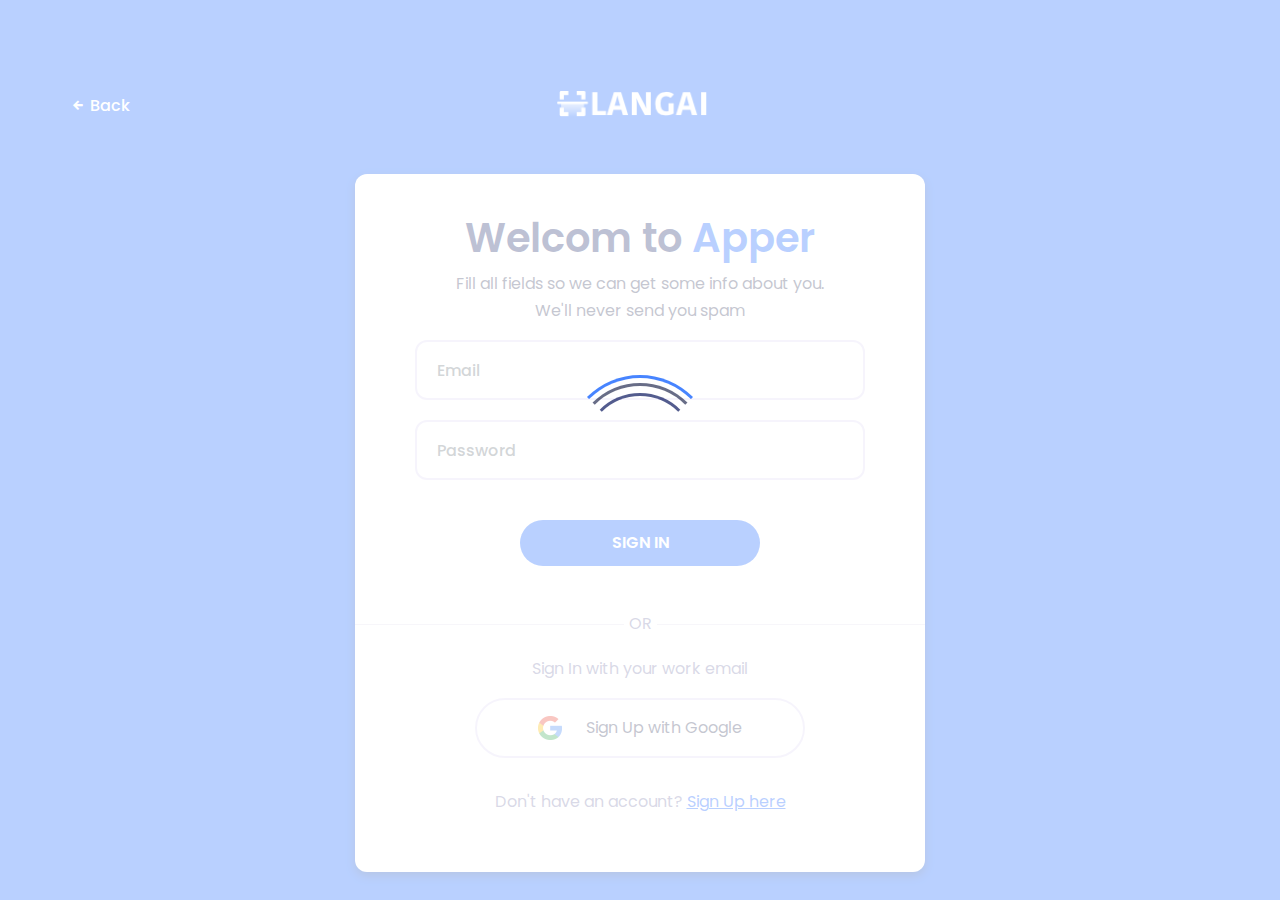
<file: sign-in.html>
<!DOCTYPE html>
<html lang="en">

<head>

  <meta charset="UTF-8">
  <meta http-equiv="X-UA-Compatible" content="IE=edge">
  <meta name="viewport" content="width=device-width, initial-scale=1.0">
  <title>Sign In</title>

  <!-- icofont-css-link -->
  <link rel="stylesheet" href="css/icofont.min.css">
  <!-- Bootstrap-Style-link -->
  <link rel="stylesheet" href="css/bootstrap.min.css">
  <!-- Aos-Style-link -->
  <link rel="stylesheet" href="css/aos.css">
  <!-- Coustome-Style-link -->
  <link rel="stylesheet" href="css/style.css">
  <!-- Responsive-Style-link -->
  <link rel="stylesheet" href="css/responsive.css">
  <!-- Favicon -->
  <link rel="shortcut icon" href="images/favicon.png" type="image/x-icon">

</head>

<body>

  <!-- Page-wrapper-Start -->
  <div class="page_wrapper">

    <!-- Preloader -->
    <div id="preloader">
      <div id="loader"></div>
    </div>

    <div class="full_bg">

      <div class="container">
         <section class="signup_section">

          <div class="top_part">
            <a href="index.html" class="back_btn"><i class="icofont-arrow-left"></i> Back</a>
            <a class="navbar-brand" href="#">
              <img src="images/footer_logo.png" alt="image">
            </a>
          </div>
  
          <!-- Comment Form Section -->
          <div class="signup_form">
            <div class="section_title">
              <h2> Welcom to <span>Apper</span> </h2>
              <p>Fill all fields so we can get some info about you. <br> We'll never send you spam</p>
            </div>
            <form action="">
              <div class="form-group">
                <input type="email" class="form-control" placeholder="Email">
              </div>
              <div class="form-group">
                <input type="password" class="form-control" placeholder="Password">
              </div>
              <div class="form-group">
                <button class="btn puprple_btn" type="submit">SIGN IN</button>
              </div>
            </form>
            <p class="or_block">
              <span>OR</span>
            </p>
           <div class="or_option">
              <p>Sign In with your work email</p>
              <a href="#" class="btn google_btn"><img src="images/google.png" alt="image"> <span>Sign Up with Google</span> </a>
              <p>Don't have an account? <a href="#">Sign Up here</a></p>
           </div>
          </div>
         </section>
      </div>
      
    </div>



  </div>
  <!-- Page-wrapper-End -->

  <!-- Jquery-js-Link -->
  <script src="js/jquery.js"></script>
  <!-- bootstrap-js-Link -->
  <script src="js/bootstrap.min.js"></script>
  <!-- aos-js-Link -->
  <script src="js/aos.js"></script>
  <!-- main-js-Link -->
  <script src="js/main.js"></script>

</body>

</html>
</file>
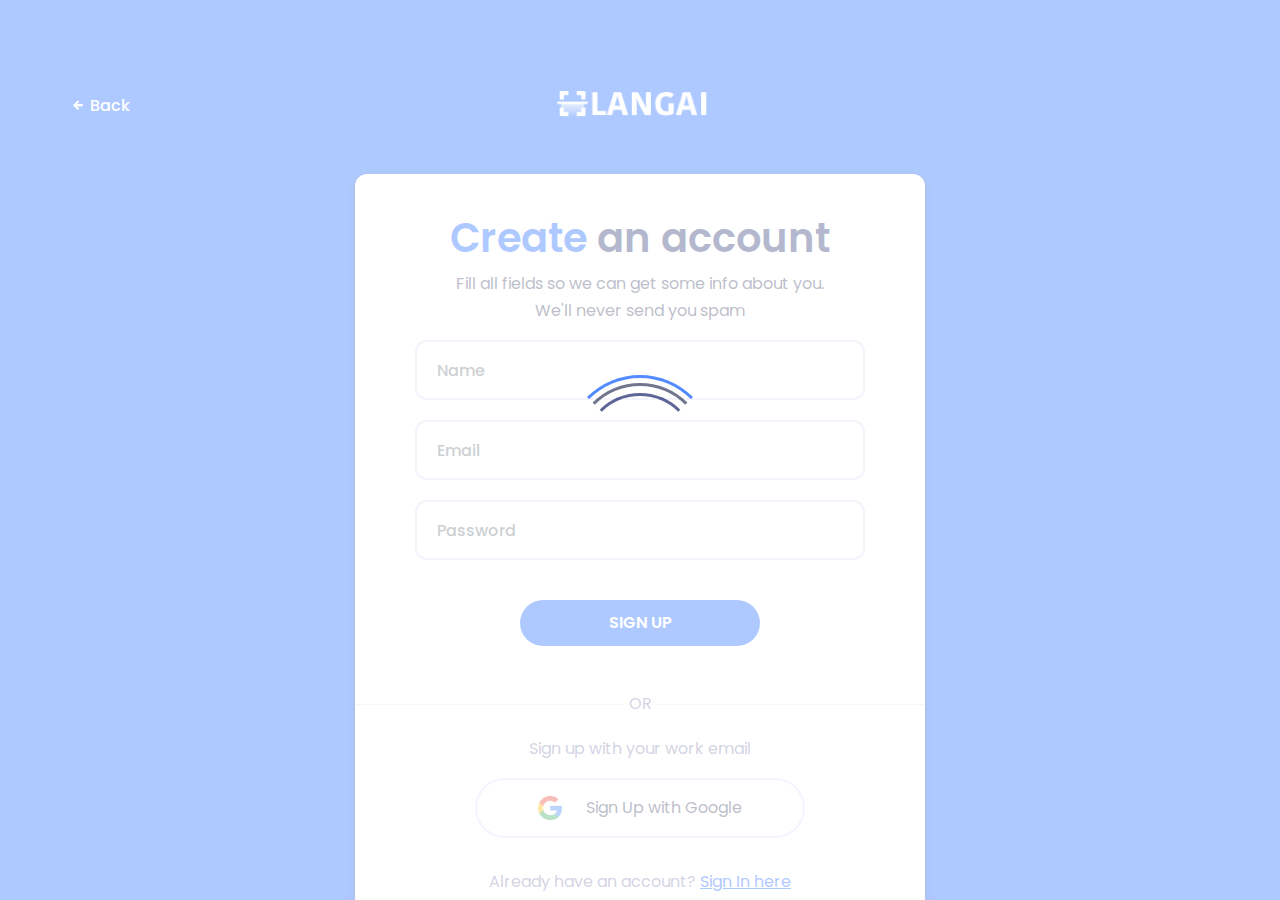
<file: sign-up.html>
<!DOCTYPE html>
<html lang="en">

<head>

  <meta charset="UTF-8">
  <meta http-equiv="X-UA-Compatible" content="IE=edge">
  <meta name="viewport" content="width=device-width, initial-scale=1.0">
  <title>Sign up</title>

  <!-- icofont-css-link -->
  <link rel="stylesheet" href="css/icofont.min.css">
  <!-- Bootstrap-Style-link -->
  <link rel="stylesheet" href="css/bootstrap.min.css">
  <!-- Aos-Style-link -->
  <link rel="stylesheet" href="css/aos.css">
  <!-- Coustome-Style-link -->
  <link rel="stylesheet" href="css/style.css">
  <!-- Responsive-Style-link -->
  <link rel="stylesheet" href="css/responsive.css">
  <!-- Favicon -->
  <link rel="shortcut icon" href="images/favicon.png" type="image/x-icon">

</head>

<body>

  <!-- Page-wrapper-Start -->
  <div class="page_wrapper">

    <!-- Preloader -->
    <div id="preloader">
      <div id="loader"></div>
    </div>

    <div class="full_bg">

      <div class="container">
         <section class="signup_section">

          <div class="top_part">
            <a href="index.html" class="back_btn"><i class="icofont-arrow-left"></i> Back</a>
            <a class="navbar-brand" href="#">
              <img src="images/footer_logo.png" alt="image">
            </a>
          </div>
  
          <!-- Comment Form Section -->
          <div class="signup_form">
            <div class="section_title">
              <h2> <span>Create</span> an account</h2>
              <p>Fill all fields so we can get some info about you. <br> We'll never send you spam</p>
            </div>
            <form action="">
              <div class="form-group">
                <input type="text" class="form-control" placeholder="Name">
              </div>
              <div class="form-group">
                <input type="email" class="form-control" placeholder="Email">
              </div>
              <div class="form-group">
                <input type="password" class="form-control" placeholder="Password">
              </div>
              <div class="form-group">
                <button class="btn puprple_btn" type="submit">SIGN UP</button>
              </div>
            </form>
            <p class="or_block">
              <span>OR</span>
            </p>
           <div class="or_option">
              <p>Sign up with your work email</p>
              <a href="#" class="btn google_btn"><img src="images/google.png" alt="image"> <span>Sign Up with Google</span> </a>
              <p>Already have an account? <a href="#">Sign In here</a></p>
           </div>
          </div>
         </section>
      </div>
      
    </div>



  </div>
  <!-- Page-wrapper-End -->

  <!-- Jquery-js-Link -->
  <script src="js/jquery.js"></script>
  <!-- bootstrap-js-Link -->
  <script src="js/bootstrap.min.js"></script>
  <!-- aos-js-Link -->
  <script src="js/aos.js"></script>
  <!-- main-js-Link -->
  <script src="js/main.js"></script>

</body>

</html>
</file>
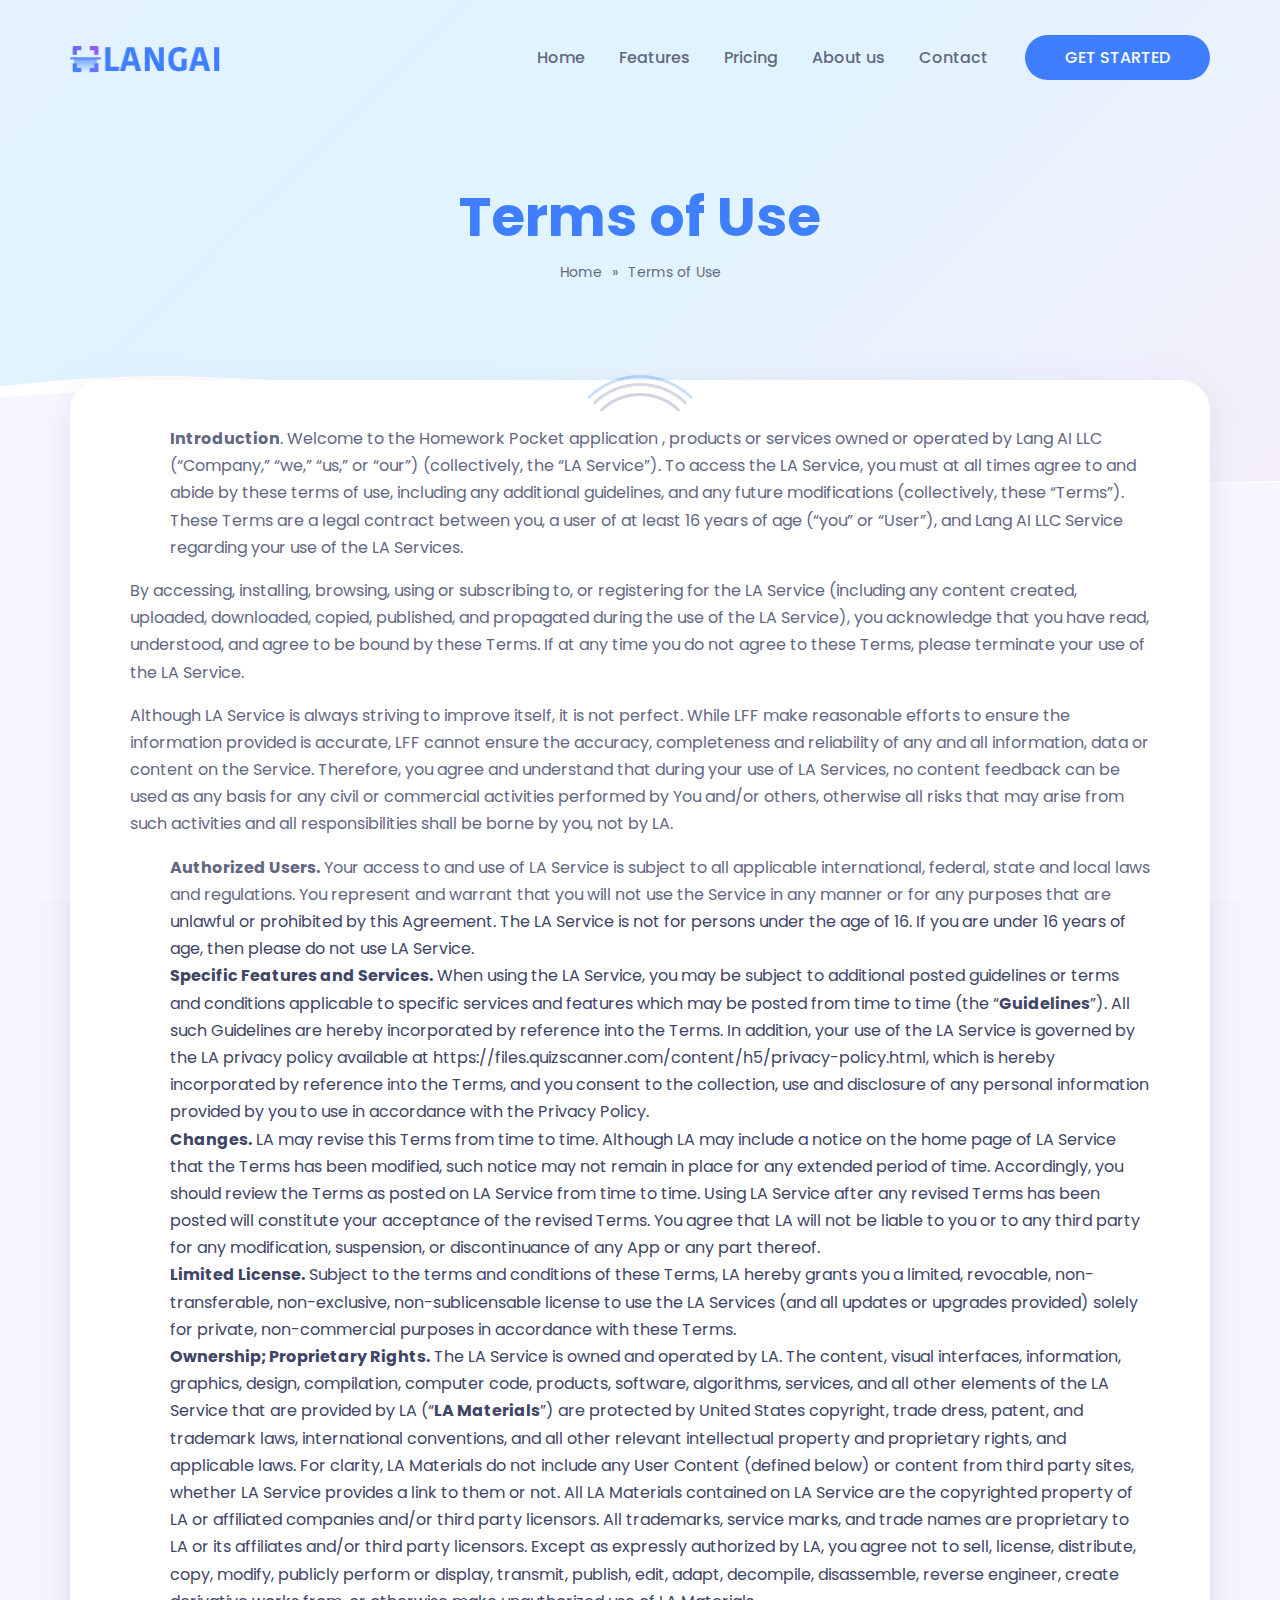
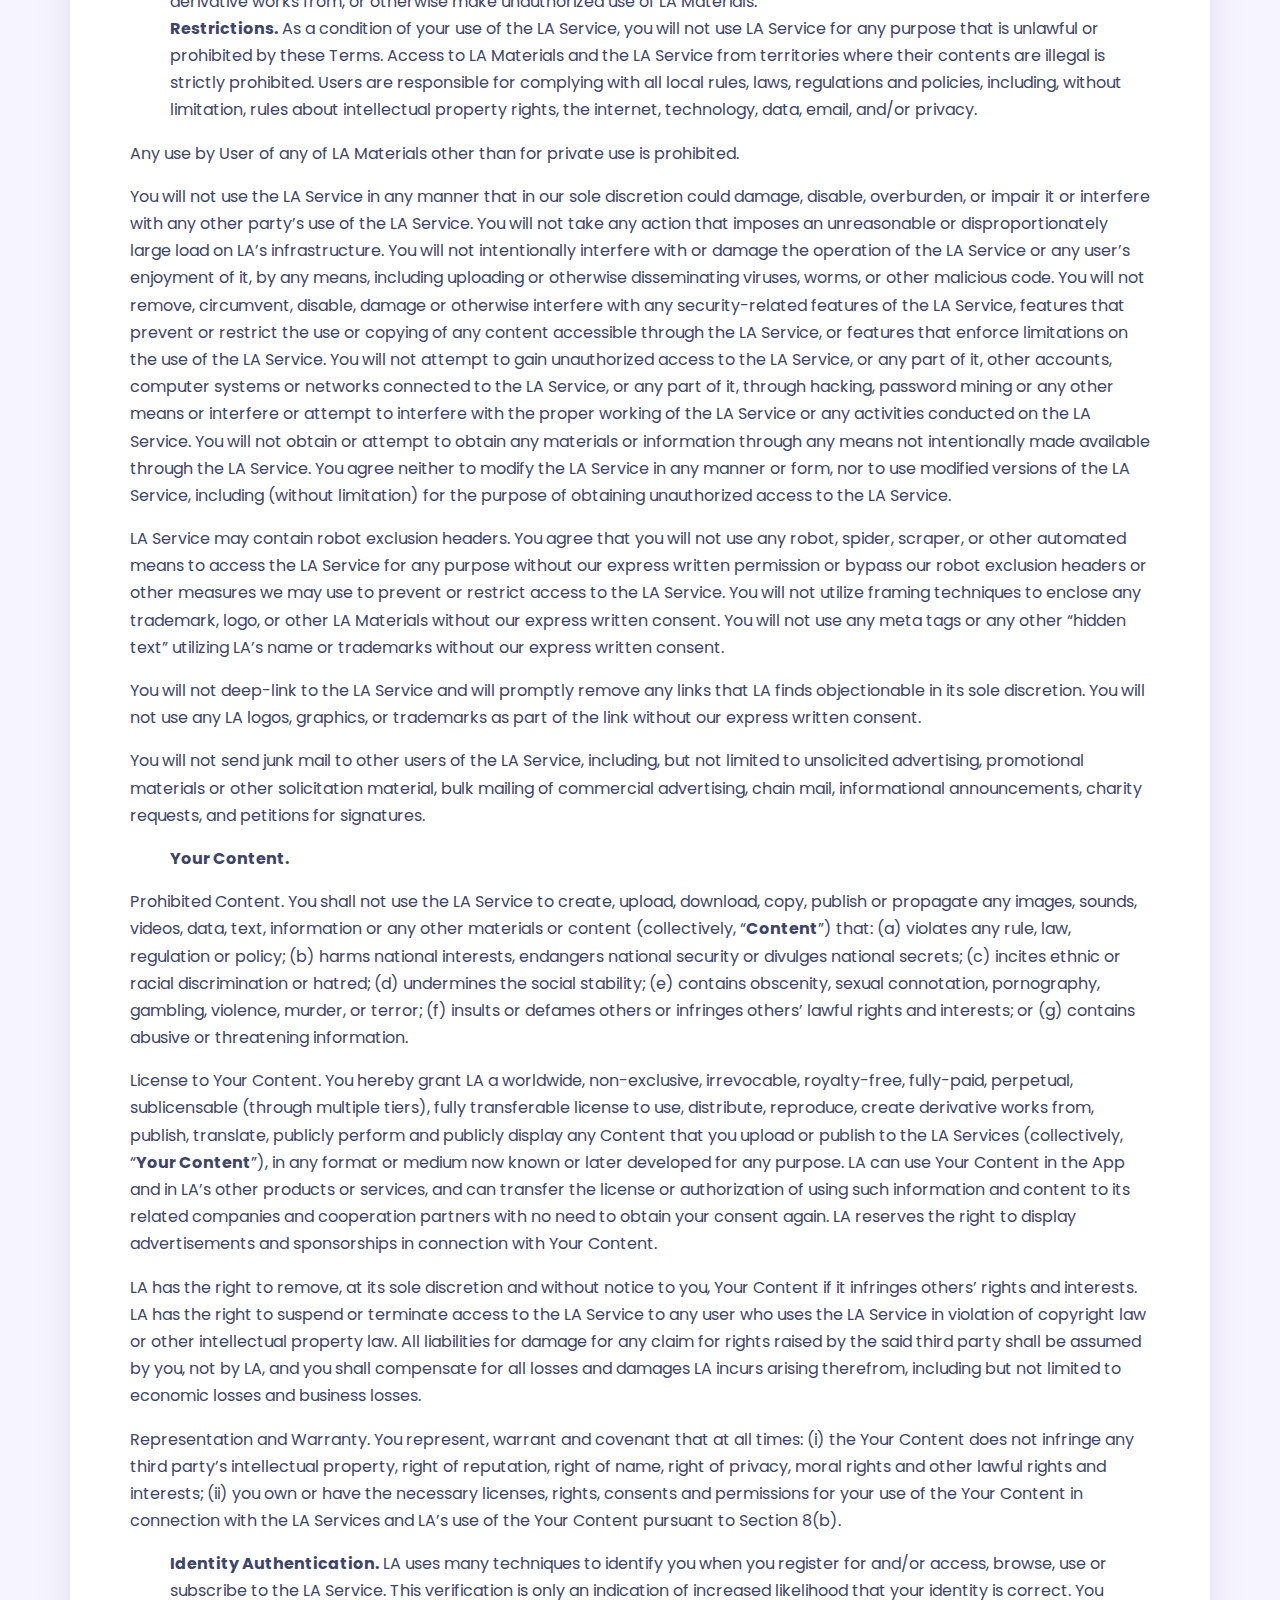
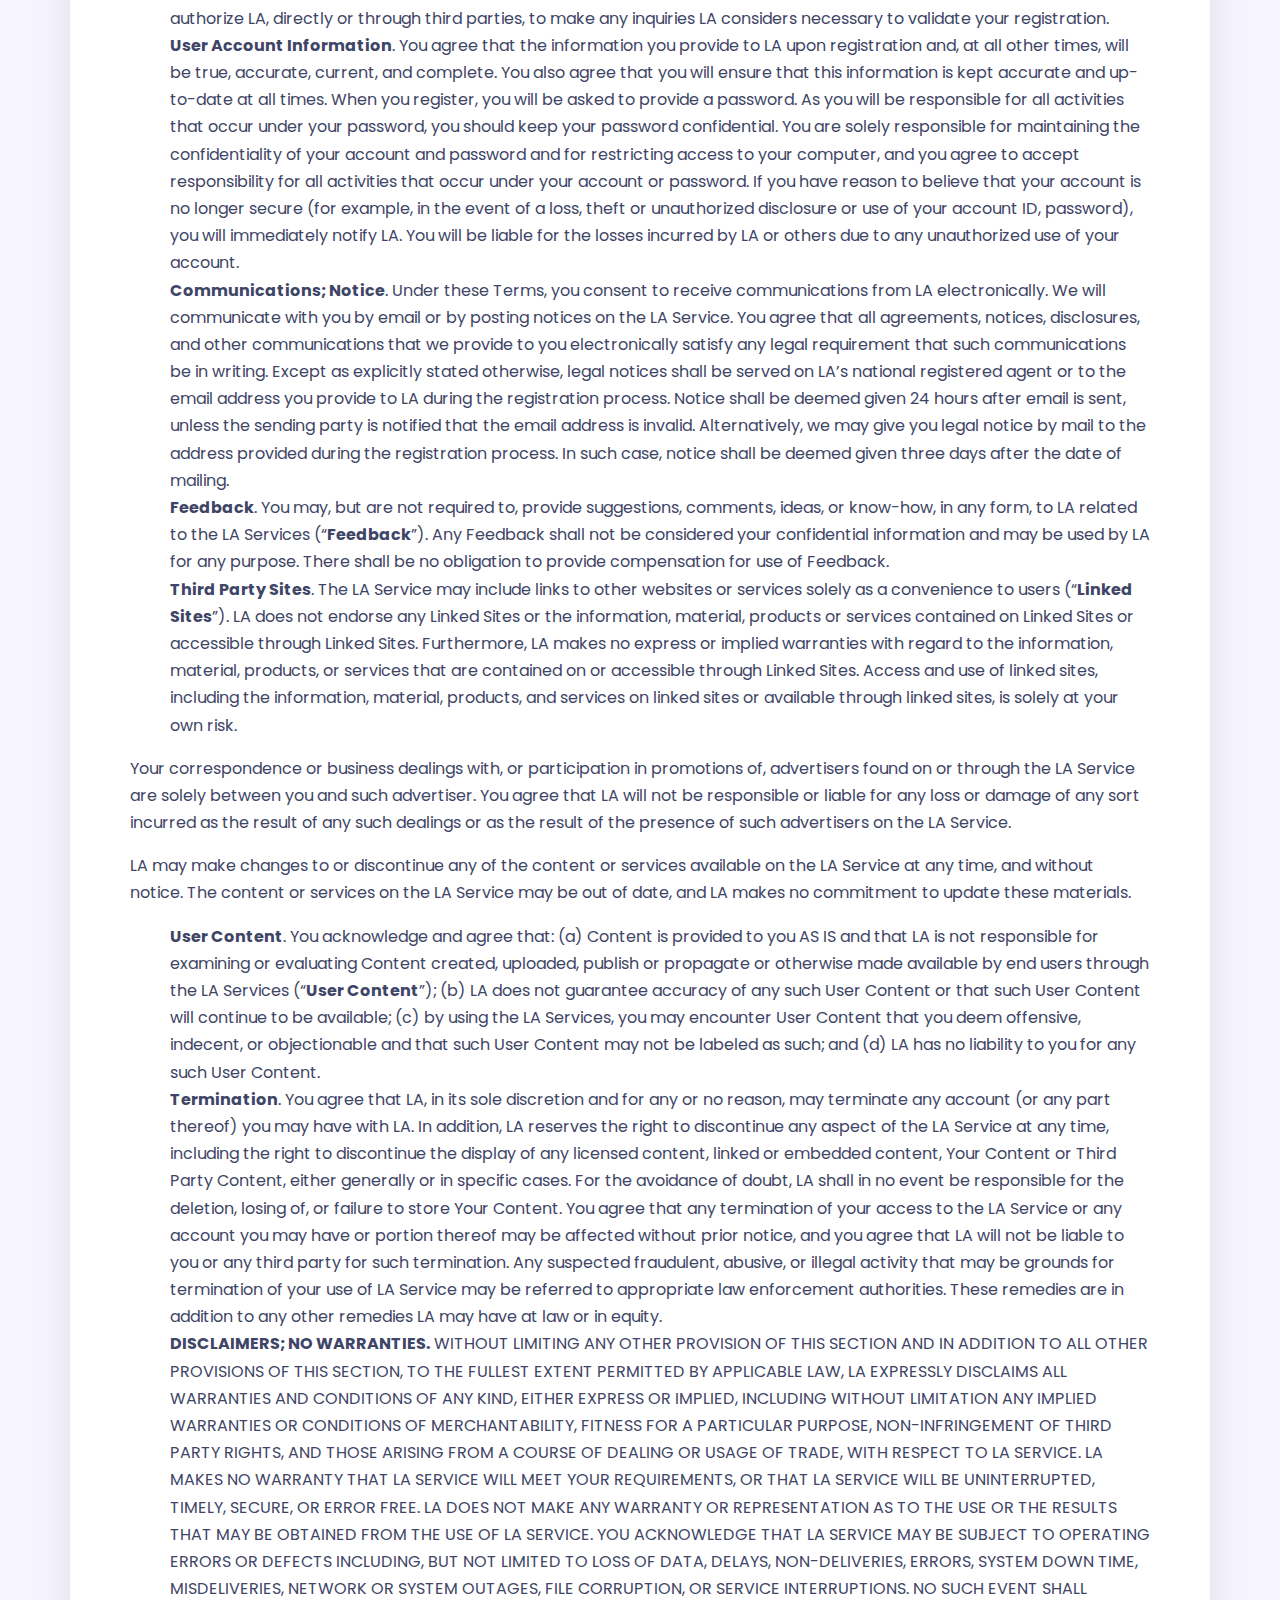
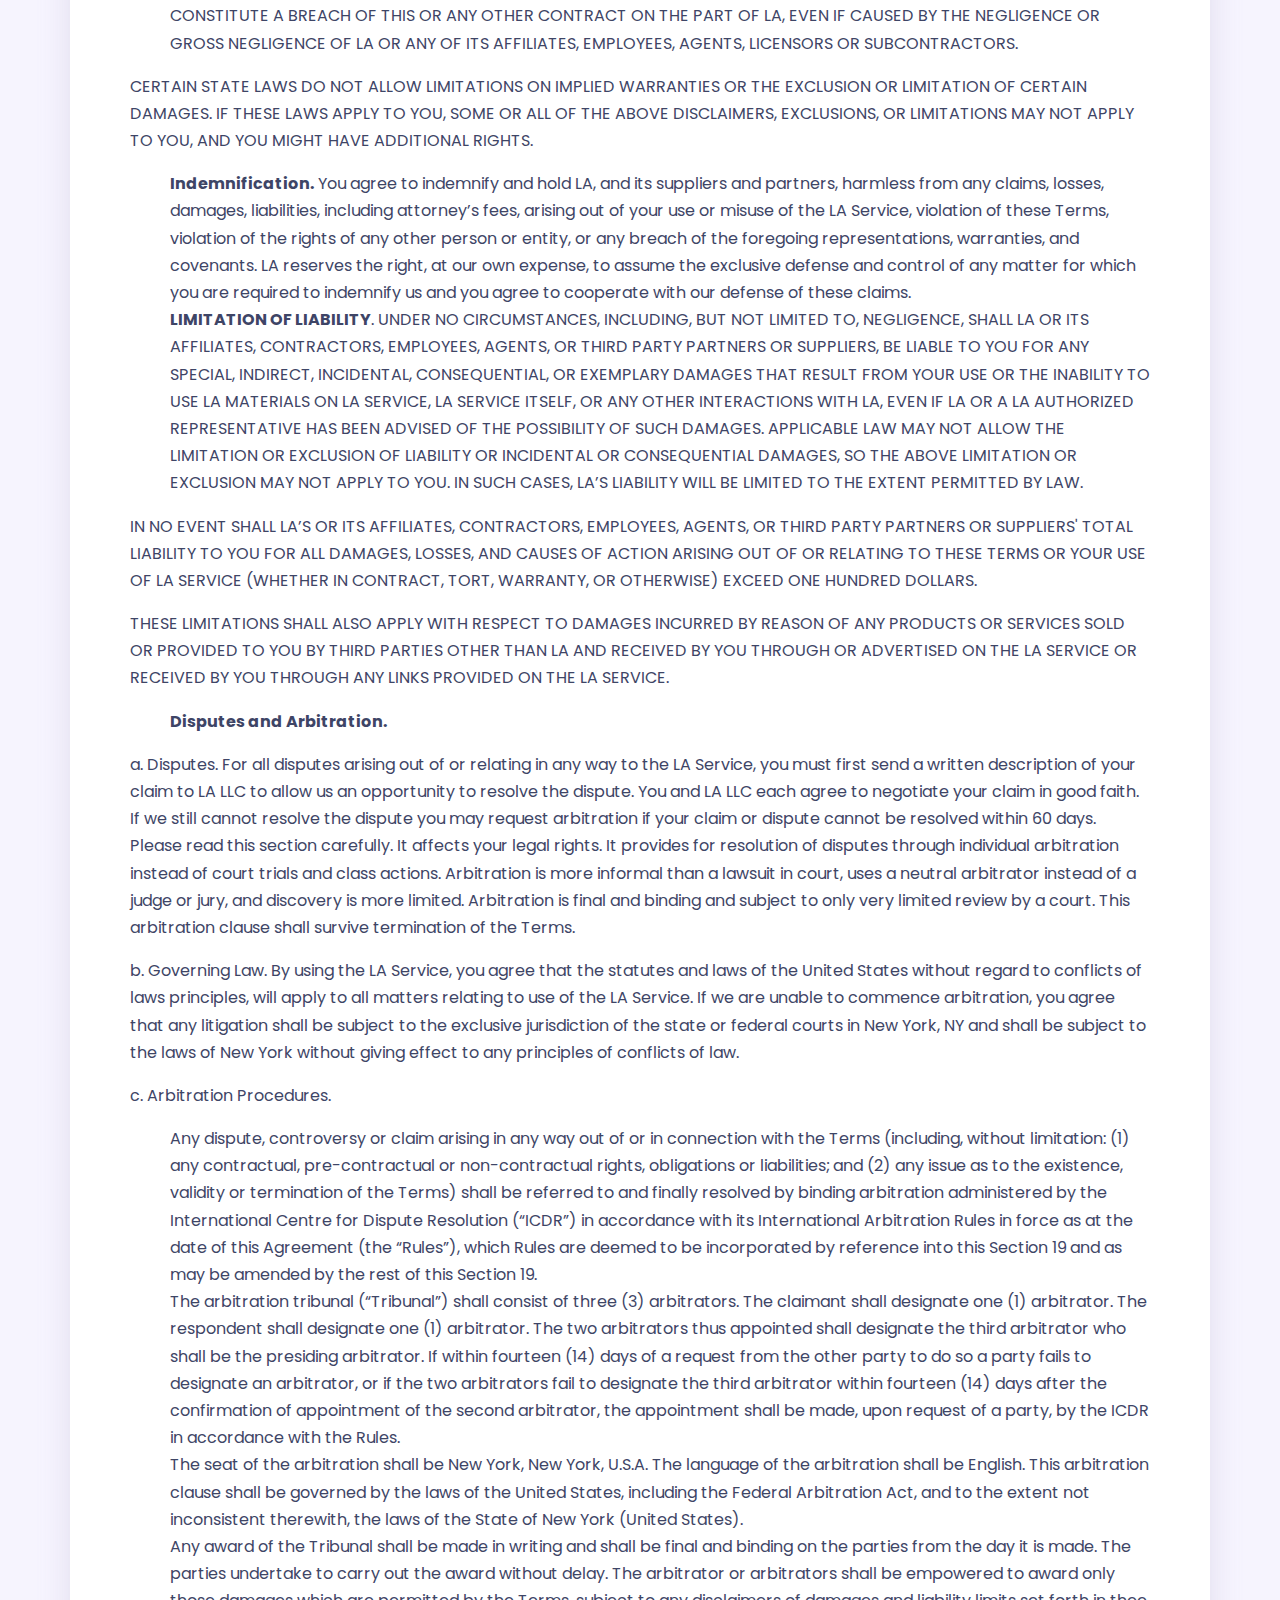
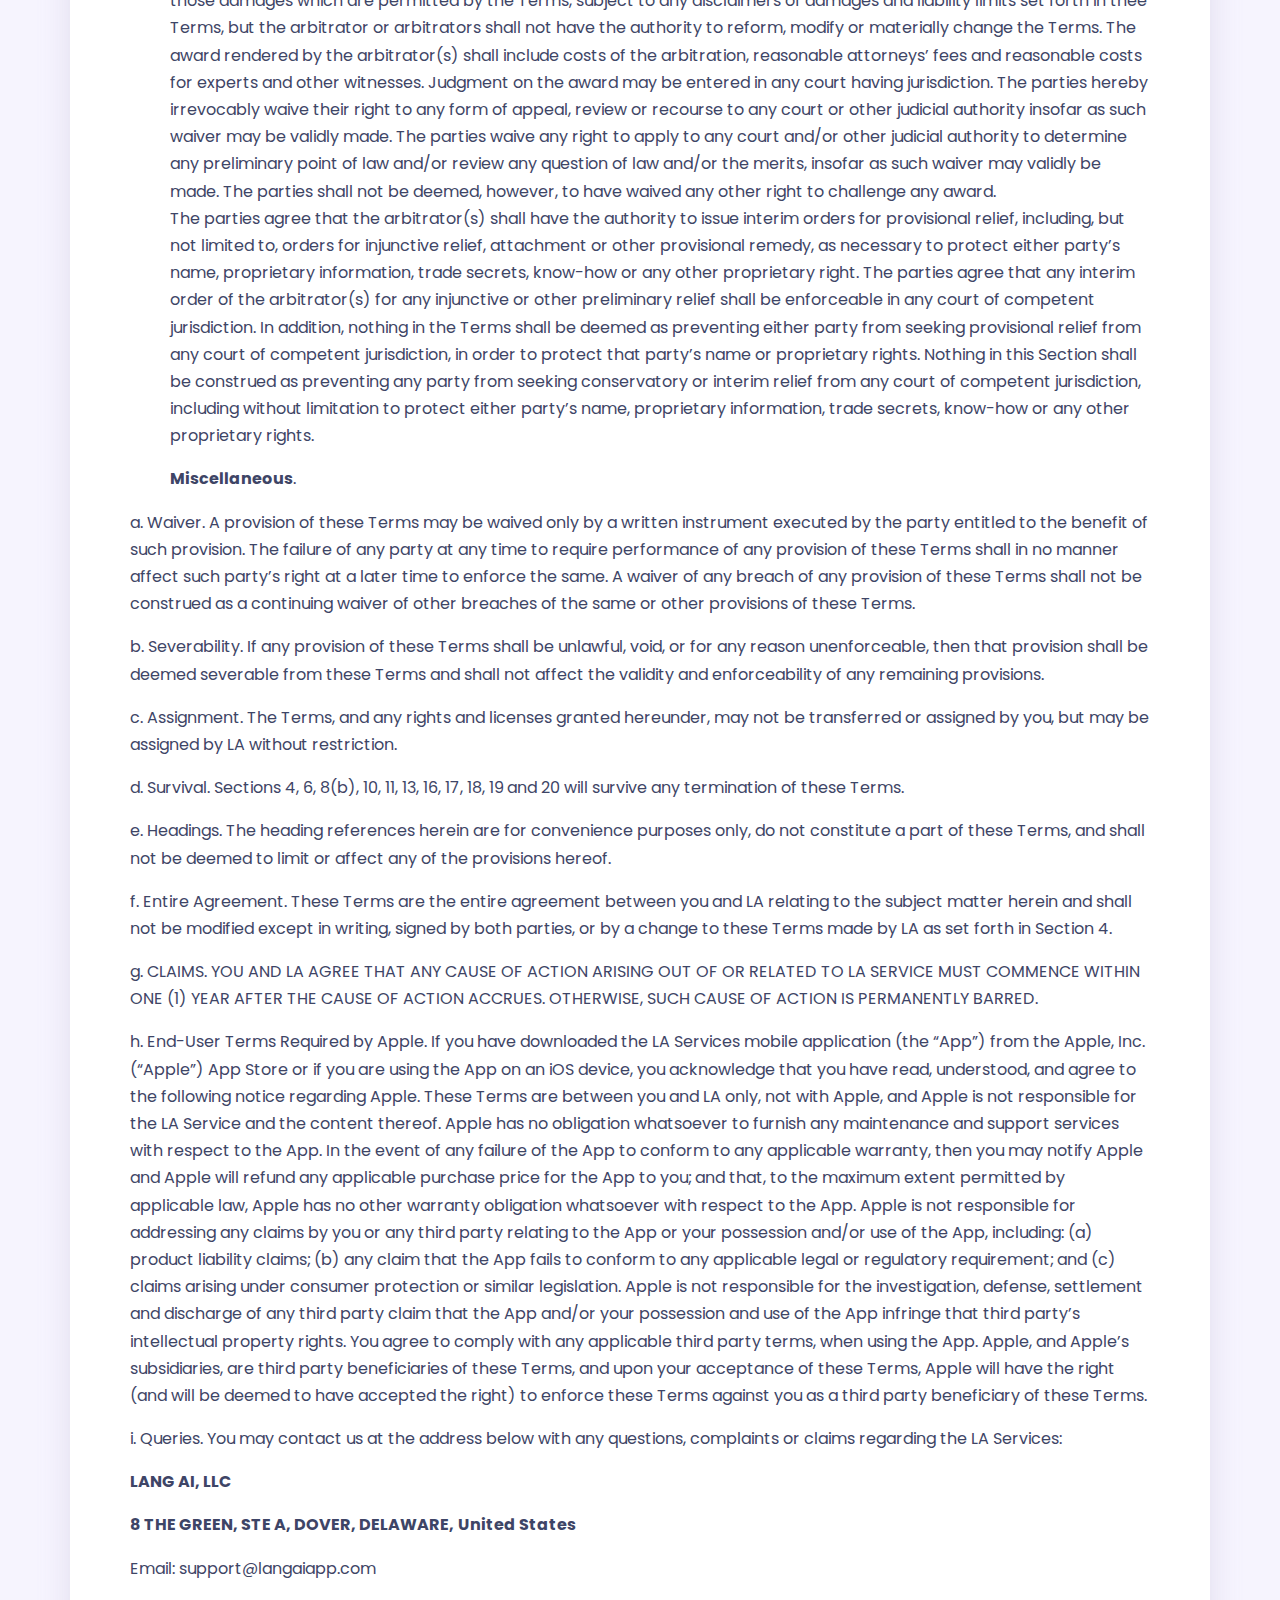
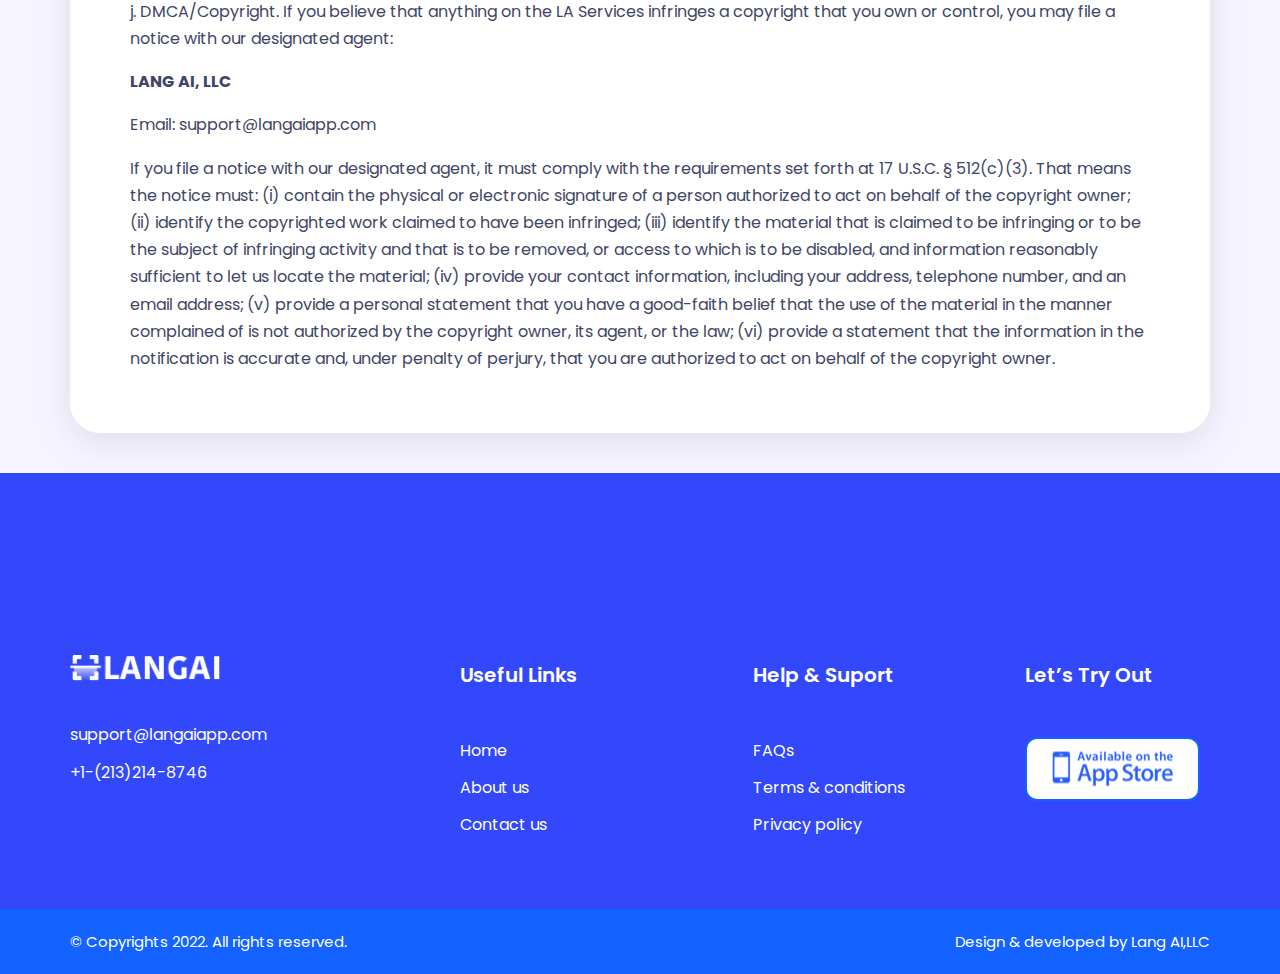
<file: terms.html>
<!DOCTYPE html>
<html lang="en">

<head>

  <meta charset="UTF-8">
  <meta http-equiv="X-UA-Compatible" content="IE=edge">
  <meta name="viewport" content="width=device-width, initial-scale=1.0">
  <title>Latest blog post</title>

  <!-- icofont-css-link -->
  <link rel="stylesheet" href="css/icofont.min.css">
  <!-- Owl-Carosal-Style-link -->
  <link rel="stylesheet" href="css/owl.carousel.min.css">
  <!-- Bootstrap-Style-link -->
  <link rel="stylesheet" href="css/bootstrap.min.css">
  <!-- Aos-Style-link -->
  <link rel="stylesheet" href="css/aos.css">
  <!-- Coustome-Style-link -->
  <link rel="stylesheet" href="css/style.css">
  <!-- Responsive-Style-link -->
  <link rel="stylesheet" href="css/responsive.css">
  <!-- Favicon -->
  <link rel="shortcut icon" href="images/favicon.png" type="image/x-icon">

</head>

<body>

  <!-- Page-wrapper-Start -->
  <div class="page_wrapper">

    <!-- Preloader -->
    <div id="preloader">
      <div id="loader"></div>
    </div>

    <!-- Header Start -->
    <header class="white_header">
      <!-- container start -->
      <div class="container">
        <!-- navigation bar -->
        <nav class="navbar navbar-expand-lg">
          <a class="navbar-brand" href="index.html">
            <img src="images/logo.png" alt="image">
          </a>
          <button class="navbar-toggler" type="button" data-toggle="collapse" data-target="#navbarSupportedContent"
            aria-controls="navbarSupportedContent" aria-expanded="false" aria-label="Toggle navigation">
            <span class="navbar-toggler-icon">
              <!-- <i class="icofont-navigation-menu ico_menu"></i> -->
              <div class="toggle-wrap">
                <span class="toggle-bar"></span>
              </div>
            </span>
          </button>

          <div class="collapse navbar-collapse" id="navbarSupportedContent">
            <ul class="navbar-nav ml-auto">
              <li class="nav-item active">
                <a class="nav-link" href="index.html">Home</a>
              </li>
              <li class="nav-item">
                <a class="nav-link" href="index.html#features">Features</a>
              </li>
              
              <li class="nav-item">
                <a class="nav-link" href="pricing.html">Pricing</a>
              </li>

              <li class="nav-item">
                <a class="nav-link" href="about.html">About us</a>
              </li>
              
              <li class="nav-item">
                <a class="nav-link" href="contact.html">Contact</a>
              </li>
              <li class="nav-item">
                <a class="nav-link dark_btn" href="index.html">GET STARTED</a>
              </li>
            </ul>
          </div>
        </nav>
        <!-- navigation end -->
      </div>
      <!-- container end -->
    </header>


    <!-- BredCrumb-Section -->
    <div class="bred_crumb blog_detail_bredcrumb">
      <div class="container">
        <div class="bred_text">
          <h1>Terms of Use</h1>
          <ul>
            <li><a href="index.html">Home</a></li>
            <li><span>»</span></li>
            <li><a href="blog-detail.html"> Terms of Use</a></li>
          </ul>
        </div>
      </div>
    </div>

    <!-- Blog Details Block -->
    <section class="blog_detail_section">
      <div class="container">
        <div class="blog_inner_pannel">
            <div class="info">
              <ol><li><strong>Introduction</strong>. Welcome to the Homework Pocket application , products or services owned or operated by Lang AI LLC (“Company,”  “we,” “us,” or “our”) (collectively, the “LA Service”). To access the LA Service, you must at all times agree to and abide by these terms of use, including any additional guidelines, and any future modifications (collectively, these “Terms”). These Terms are a legal contract between you, a user of at least 16 years of age (“you” or “User”), and Lang AI LLC Service regarding your use of the LA Services.</li></ol>

              <p>By accessing, installing, browsing, using or subscribing to, or registering for the LA Service (including any content created, uploaded, downloaded, copied, published, and propagated during the use of the LA Service), you acknowledge that you have read, understood, and agree to be bound by these Terms. If at any time you do not agree to these Terms, please terminate your use of the LA Service.</p>
              
              <p>Although LA Service is always striving to improve itself, it is not perfect. While LFF make reasonable efforts to ensure the information provided is accurate, LFF cannot ensure the accuracy, completeness and reliability of any and all information, data or content on the Service. Therefore, you agree and understand that during your use of LA Services, no content feedback can be used as any basis for any civil or commercial activities performed by You and/or others, otherwise all risks that may arise from such activities and all responsibilities shall be borne by you, not by LA.</p>
              
              <ol><li><strong>Authorized Users.</strong> Your access to and use of LA Service is subject to all applicable international, federal, state and local laws and regulations. You represent and warrant that you will not use the Service in any manner or for any purposes that are unlawful or prohibited by this Agreement. The LA Service is not for persons under the age of 16. If you are under 16 years of age, then please do not use LA Service.</li><li><strong>Specific Features and Services.</strong> When using the LA Service, you may be subject to additional posted guidelines or terms and conditions applicable to specific services and features which may be posted from time to time (the “<strong>Guidelines</strong>”). All such Guidelines are hereby incorporated by reference into the Terms. In addition, your use of the LA Service is governed by the LA privacy policy available at <a href="the “**Privacy Policy**”">https://files.quizscanner.com/content/h5/privacy-policy.html</a>, which is hereby incorporated by reference into the Terms, and you consent to the collection, use and disclosure of any personal information provided by you to use in accordance with the Privacy Policy.</li><li><strong>Changes.</strong> LA may revise this Terms from time to time. Although LA may include a notice on the home page of LA Service that the Terms has been modified, such notice may not remain in place for any extended period of time. Accordingly, you should review the Terms as posted on LA Service from time to time. Using LA Service after any revised Terms has been posted will constitute your acceptance of the revised Terms. You agree that LA will not be liable to you or to any third party for any modification, suspension, or discontinuance of any App or any part thereof.</li><li><strong>Limited License.</strong> Subject to the terms and conditions of these Terms, LA hereby grants you a limited, revocable, non-transferable, non-exclusive, non-sublicensable license to use the LA Services (and all updates or upgrades provided) solely for private, non-commercial purposes in accordance with these Terms.</li><li><strong>Ownership; Proprietary Rights.</strong> The LA Service is owned and operated by LA. The content, visual interfaces, information, graphics, design, compilation, computer code, products, software, algorithms, services, and all other elements of the LA Service that are provided by LA (“<strong>LA Materials</strong>”) are protected by United States copyright, trade dress, patent, and trademark laws, international conventions, and all other relevant intellectual property and proprietary rights, and applicable laws. For clarity, LA Materials do not include any User Content (defined below) or content from third party sites, whether LA Service provides a link to them or not. All LA Materials contained on LA Service are the copyrighted property of LA or affiliated companies and/or third party licensors. All trademarks, service marks, and trade names are proprietary to LA or its affiliates and/or third party licensors. Except as expressly authorized by LA, you agree not to sell, license, distribute, copy, modify, publicly perform or display, transmit, publish, edit, adapt, decompile, disassemble, reverse engineer, create derivative works from, or otherwise make unauthorized use of LA Materials.</li><li><strong>Restrictions.</strong> As a condition of your use of the LA Service, you will not use LA Service for any purpose that is unlawful or prohibited by these Terms. Access to LA Materials and the LA Service from territories where their contents are illegal is strictly prohibited. Users are responsible for complying with all local rules, laws, regulations and policies, including, without limitation, rules about intellectual property rights, the internet, technology, data, email, and/or privacy.</li></ol>
              
              <p>Any use by User of any of LA Materials other than for private use is prohibited.</p>
              
              <p>You will not use the LA Service in any manner that in our sole discretion could damage, disable, overburden, or impair it or interfere with any other party’s use of the LA Service. You will not take any action that imposes an unreasonable or disproportionately large load on LA’s infrastructure. You will not intentionally interfere with or damage the operation of the LA Service or any user’s enjoyment of it, by any means, including uploading or otherwise disseminating viruses, worms, or other malicious code. You will not remove, circumvent, disable, damage or otherwise interfere with any security-related features of the LA Service, features that prevent or restrict the use or copying of any content accessible through the LA Service, or features that enforce limitations on the use of the LA Service. You will not attempt to gain unauthorized access to the LA Service, or any part of it, other accounts, computer systems or networks connected to the LA Service, or any part of it, through hacking, password mining or any other means or interfere or attempt to interfere with the proper working of the LA Service or any activities conducted on the LA Service. You will not obtain or attempt to obtain any materials or information through any means not intentionally made available through the LA Service. You agree neither to modify the LA Service in any manner or form, nor to use modified versions of the LA Service, including (without limitation) for the purpose of obtaining unauthorized access to the LA Service.</p>
              
              <p>LA Service may contain robot exclusion headers. You agree that you will not use any robot, spider, scraper, or other automated means to access the LA Service for any purpose without our express written permission or bypass our robot exclusion headers or other measures we may use to prevent or restrict access to the LA Service. You will not utilize framing techniques to enclose any trademark, logo, or other LA Materials without our express written consent. You will not use any meta tags or any other “hidden text” utilizing LA’s name or trademarks without our express written consent.</p>
              
              <p>You will not deep-link to the LA Service and will promptly remove any links that LA finds objectionable in its sole discretion. You will not use any LA logos, graphics, or trademarks as part of the link without our express written consent.</p>
              
              <p>You will not send junk mail to other users of the LA Service, including, but not limited to unsolicited advertising, promotional materials or other solicitation material, bulk mailing of commercial advertising, chain mail, informational announcements, charity requests, and petitions for signatures.</p>
              
              <ol><li><strong>Your Content.</strong></li></ol>
              
              <p>Prohibited Content. You shall not use the LA Service to create, upload, download, copy, publish or propagate any images, sounds, videos, data, text, information or any other materials or content (collectively, “<strong>Content</strong>”) that: (a) violates any rule, law, regulation or policy; (b) harms national interests, endangers national security or divulges national secrets; (c) incites ethnic or racial discrimination or hatred; (d) undermines the social stability; (e) contains obscenity, sexual connotation, pornography, gambling, violence, murder, or terror; (f) insults or defames others or infringes others’ lawful rights and interests; or (g) contains abusive or threatening information.</p>
              
              <p>License to Your Content. You hereby grant LA a worldwide, non-exclusive, irrevocable, royalty-free, fully-paid, perpetual, sublicensable (through multiple tiers), fully transferable license to use, distribute, reproduce, create derivative works from, publish, translate, publicly perform and publicly display any Content that you upload or publish to the LA Services (collectively, “<strong>Your Content</strong>”), in any format or medium now known or later developed for any purpose. LA can use Your Content in the App and in LA’s other products or services, and can transfer the license or authorization of using such information and content to its related companies and cooperation partners with no need to obtain your consent again. LA reserves the right to display advertisements and sponsorships in connection with Your Content.</p>
              
              <p>LA has the right to remove, at its sole discretion and without notice to you, Your Content if it infringes others’ rights and interests. LA has the right to suspend or terminate access to the LA Service to any user who uses the LA Service in violation of copyright law or other intellectual property law. All liabilities for damage for any claim for rights raised by the said third party shall be assumed by you, not by LA, and you shall compensate for all losses and damages LA incurs arising therefrom, including but not limited to economic losses and business losses.</p>
              
              <p>Representation and Warranty. You represent, warrant and covenant that at all times: (i) the Your Content does not infringe any third party’s intellectual property, right of reputation, right of name, right of privacy, moral rights and other lawful rights and interests; (ii) you own or have the necessary licenses, rights, consents and permissions for your use of the Your Content in connection with the LA Services and LA’s use of the Your Content pursuant to Section 8(b).</p>
              
              <ol><li><strong>Identity Authentication.</strong> LA uses many techniques to identify you when you register for and/or access, browse, use or subscribe to the LA Service. This verification is only an indication of increased likelihood that your identity is correct. You authorize LA, directly or through third parties, to make any inquiries LA considers necessary to validate your registration.</li><li><strong>User Account Information</strong>. You agree that the information you provide to LA upon registration and, at all other times, will be true, accurate, current, and complete. You also agree that you will ensure that this information is kept accurate and up-to-date at all times. When you register, you will be asked to provide a password. As you will be responsible for all activities that occur under your password, you should keep your password confidential. You are solely responsible for maintaining the confidentiality of your account and password and for restricting access to your computer, and you agree to accept responsibility for all activities that occur under your account or password. If you have reason to believe that your account is no longer secure (for example, in the event of a loss, theft or unauthorized disclosure or use of your account ID, password), you will immediately notify LA. You will be liable for the losses incurred by LA or others due to any unauthorized use of your account.</li><li><strong>Communications; Notice</strong>. Under these Terms, you consent to receive communications from LA electronically. We will communicate with you by email or by posting notices on the LA Service. You agree that all agreements, notices, disclosures, and other communications that we provide to you electronically satisfy any legal requirement that such communications be in writing. Except as explicitly stated otherwise, legal notices shall be served on LA’s national registered agent or to the email address you provide to LA during the registration process. Notice shall be deemed given 24 hours after email is sent, unless the sending party is notified that the email address is invalid. Alternatively, we may give you legal notice by mail to the address provided during the registration process. In such case, notice shall be deemed given three days after the date of mailing.</li><li><strong>Feedback</strong>. You may, but are not required to, provide suggestions, comments, ideas, or know-how, in any form, to LA related to the LA Services (“<strong>Feedback</strong>”). Any Feedback shall not be considered your confidential information and may be used by LA for any purpose. There shall be no obligation to provide compensation for use of Feedback.</li><li><strong>Third Party Sites</strong>. The LA Service may include links to other websites or services solely as a convenience to users (“<strong>Linked Sites</strong>”). LA does not endorse any Linked Sites or the information, material, products or services contained on Linked Sites or accessible through Linked Sites. Furthermore, LA makes no express or implied warranties with regard to the information, material, products, or services that are contained on or accessible through Linked Sites. Access and use of linked sites, including the information, material, products, and services on linked sites or available through linked sites, is solely at your own risk.</li></ol>
              
              <p>Your correspondence or business dealings with, or participation in promotions of, advertisers found on or through the LA Service are solely between you and such advertiser. You agree that LA will not be responsible or liable for any loss or damage of any sort incurred as the result of any such dealings or as the result of the presence of such advertisers on the LA Service.</p>
              
              <p>LA may make changes to or discontinue any of the content or services available on the LA Service at any time, and without notice. The content or services on the LA Service may be out of date, and LA makes no commitment to update these materials.</p>
              
              <ol><li><strong>User Content</strong>. You acknowledge and agree that: (a) Content is provided to you AS IS and that LA is not responsible for examining or evaluating Content created, uploaded, publish or propagate or otherwise made available by end users through the LA Services (“<strong>User Content</strong>”); (b) LA does not guarantee accuracy of any such User Content or that such User Content will continue to be available; (c) by using the LA Services, you may encounter User Content that you deem offensive, indecent, or objectionable and that such User Content may not be labeled as such; and (d) LA has no liability to you for any such User Content.</li><li><strong>Termination</strong>. You agree that LA, in its sole discretion and for any or no reason, may terminate any account (or any part thereof) you may have with LA. In addition, LA reserves the right to discontinue any aspect of the LA Service at any time, including the right to discontinue the display of any licensed content, linked or embedded content, Your Content or Third Party Content, either generally or in specific cases. For the avoidance of doubt, LA shall in no event be responsible for the deletion, losing of, or failure to store Your Content. You agree that any termination of your access to the LA Service or any account you may have or portion thereof may be affected without prior notice, and you agree that LA will not be liable to you or any third party for such termination. Any suspected fraudulent, abusive, or illegal activity that may be grounds for termination of your use of LA Service may be referred to appropriate law enforcement authorities. These remedies are in addition to any other remedies LA may have at law or in equity.</li><li><strong>DISCLAIMERS; NO WARRANTIES.</strong> WITHOUT LIMITING ANY OTHER PROVISION OF THIS SECTION AND IN ADDITION TO ALL OTHER PROVISIONS OF THIS SECTION, TO THE FULLEST EXTENT PERMITTED BY APPLICABLE LAW, LA EXPRESSLY DISCLAIMS ALL WARRANTIES AND CONDITIONS OF ANY KIND, EITHER EXPRESS OR IMPLIED, INCLUDING WITHOUT LIMITATION ANY IMPLIED WARRANTIES OR CONDITIONS OF MERCHANTABILITY, FITNESS FOR A PARTICULAR PURPOSE, NON-INFRINGEMENT OF THIRD PARTY RIGHTS, AND THOSE ARISING FROM A COURSE OF DEALING OR USAGE OF TRADE, WITH RESPECT TO LA SERVICE. LA MAKES NO WARRANTY THAT LA SERVICE WILL MEET YOUR REQUIREMENTS, OR THAT LA SERVICE WILL BE UNINTERRUPTED, TIMELY, SECURE, OR ERROR FREE. LA DOES NOT MAKE ANY WARRANTY OR REPRESENTATION AS TO THE USE OR THE RESULTS THAT MAY BE OBTAINED FROM THE USE OF LA SERVICE. YOU ACKNOWLEDGE THAT LA SERVICE MAY BE SUBJECT TO OPERATING ERRORS OR DEFECTS INCLUDING, BUT NOT LIMITED TO LOSS OF DATA, DELAYS, NON-DELIVERIES, ERRORS, SYSTEM DOWN TIME, MISDELIVERIES, NETWORK OR SYSTEM OUTAGES, FILE CORRUPTION, OR SERVICE INTERRUPTIONS. NO SUCH EVENT SHALL CONSTITUTE A BREACH OF THIS OR ANY OTHER CONTRACT ON THE PART OF LA, EVEN IF CAUSED BY THE NEGLIGENCE OR GROSS NEGLIGENCE OF LA OR ANY OF ITS AFFILIATES, EMPLOYEES, AGENTS, LICENSORS OR SUBCONTRACTORS.</li></ol>
              
              <p>CERTAIN STATE LAWS DO NOT ALLOW LIMITATIONS ON IMPLIED WARRANTIES OR THE EXCLUSION OR LIMITATION OF CERTAIN DAMAGES. IF THESE LAWS APPLY TO YOU, SOME OR ALL OF THE ABOVE DISCLAIMERS, EXCLUSIONS, OR LIMITATIONS MAY NOT APPLY TO YOU, AND YOU MIGHT HAVE ADDITIONAL RIGHTS.</p>
              
              <ol><li><strong>Indemnification.</strong> You agree to indemnify and hold LA, and its suppliers and partners, harmless from any claims, losses, damages, liabilities, including attorney’s fees, arising out of your use or misuse of the LA Service, violation of these Terms, violation of the rights of any other person or entity, or any breach of the foregoing representations, warranties, and covenants. LA reserves the right, at our own expense, to assume the exclusive defense and control of any matter for which you are required to indemnify us and you agree to cooperate with our defense of these claims.</li><li><strong>LIMITATION OF LIABILITY</strong>. UNDER NO CIRCUMSTANCES, INCLUDING, BUT NOT LIMITED TO, NEGLIGENCE, SHALL LA OR ITS AFFILIATES, CONTRACTORS, EMPLOYEES, AGENTS, OR THIRD PARTY PARTNERS OR SUPPLIERS, BE LIABLE TO YOU FOR ANY SPECIAL, INDIRECT, INCIDENTAL, CONSEQUENTIAL, OR EXEMPLARY DAMAGES THAT RESULT FROM YOUR USE OR THE INABILITY TO USE LA MATERIALS ON LA SERVICE, LA SERVICE ITSELF, OR ANY OTHER INTERACTIONS WITH LA, EVEN IF LA OR A LA AUTHORIZED REPRESENTATIVE HAS BEEN ADVISED OF THE POSSIBILITY OF SUCH DAMAGES. APPLICABLE LAW MAY NOT ALLOW THE LIMITATION OR EXCLUSION OF LIABILITY OR INCIDENTAL OR CONSEQUENTIAL DAMAGES, SO THE ABOVE LIMITATION OR EXCLUSION MAY NOT APPLY TO YOU. IN SUCH CASES, LA’S LIABILITY WILL BE LIMITED TO THE EXTENT PERMITTED BY LAW.</li></ol>
              
              <p>IN NO EVENT SHALL LA’S OR ITS AFFILIATES, CONTRACTORS, EMPLOYEES, AGENTS, OR THIRD PARTY PARTNERS OR SUPPLIERS&#39; TOTAL LIABILITY TO YOU FOR ALL DAMAGES, LOSSES, AND CAUSES OF ACTION ARISING OUT OF OR RELATING TO THESE TERMS OR YOUR USE OF LA SERVICE (WHETHER IN CONTRACT, TORT, WARRANTY, OR OTHERWISE) EXCEED ONE HUNDRED DOLLARS.</p>
              
              <p>THESE LIMITATIONS SHALL ALSO APPLY WITH RESPECT TO DAMAGES INCURRED BY REASON OF ANY PRODUCTS OR SERVICES SOLD OR PROVIDED TO YOU BY THIRD PARTIES OTHER THAN LA AND RECEIVED BY YOU THROUGH OR ADVERTISED ON THE LA SERVICE OR RECEIVED BY YOU THROUGH ANY LINKS PROVIDED ON THE LA SERVICE.</p>
              
              <ol><li><strong>Disputes and Arbitration.</strong></li></ol>
              
              <p>a. Disputes. For all disputes arising out of or relating in any way to the LA Service, you must first send a written description of your claim to LA LLC to allow us an opportunity to resolve the dispute. You and LA LLC each agree to negotiate your claim in good faith. If we still cannot resolve the dispute you may request arbitration if your claim or dispute cannot be resolved within 60 days. Please read this section carefully. It affects your legal rights. It provides for resolution of disputes through individual arbitration instead of court trials and class actions. Arbitration is more informal than a lawsuit in court, uses a neutral arbitrator instead of a judge or jury, and discovery is more limited. Arbitration is final and binding and subject to only very limited review by a court. This arbitration clause shall survive termination of the Terms.</p>
              
              <p>b. Governing Law. By using the LA Service, you agree that the statutes and laws of the United States without regard to conflicts of laws principles, will apply to all matters relating to use of the LA Service. If we are unable to commence arbitration, you agree that any litigation shall be subject to the exclusive jurisdiction of the state or federal courts in New York, NY and shall be subject to the laws of New York without giving effect to any principles of conflicts of law.</p>
              
              <p>c. Arbitration Procedures.</p>
              
              <ol><li>Any dispute, controversy or claim arising in any way out of or in connection with the Terms (including, without limitation: (1) any contractual, pre-contractual or non-contractual rights, obligations or liabilities; and (2) any issue as to the existence, validity or termination of the Terms) shall be referred to and finally resolved by binding arbitration administered by the International Centre for Dispute Resolution (“ICDR”) in accordance with its International Arbitration Rules in force as at the date of this Agreement (the “Rules”), which Rules are deemed to be incorporated by reference into this Section 19 and as may be amended by the rest of this Section 19.</li><li>The arbitration tribunal (“Tribunal”) shall consist of three (3) arbitrators. The claimant shall designate one (1) arbitrator. The respondent shall designate one (1) arbitrator. The two arbitrators thus appointed shall designate the third arbitrator who shall be the presiding arbitrator. If within fourteen (14) days of a request from the other party to do so a party fails to designate an arbitrator, or if the two arbitrators fail to designate the third arbitrator within fourteen (14) days after the confirmation of appointment of the second arbitrator, the appointment shall be made, upon request of a party, by the ICDR in accordance with the Rules.</li><li>The seat of the arbitration shall be New York, New York, U.S.A. The language of the arbitration shall be English. This arbitration clause shall be governed by the laws of the United States, including the Federal Arbitration Act, and to the extent not inconsistent therewith, the laws of the State of New York (United States).</li><li>Any award of the Tribunal shall be made in writing and shall be final and binding on the parties from the day it is made. The parties undertake to carry out the award without delay. The arbitrator or arbitrators shall be empowered to award only those damages which are permitted by the Terms, subject to any disclaimers of damages and liability limits set forth in thee Terms, but the arbitrator or arbitrators shall not have the authority to reform, modify or materially change the Terms. The award rendered by the arbitrator(s) shall include costs of the arbitration, reasonable attorneys’ fees and reasonable costs for experts and other witnesses. Judgment on the award may be entered in any court having jurisdiction. The parties hereby irrevocably waive their right to any form of appeal, review or recourse to any court or other judicial authority insofar as such waiver may be validly made. The parties waive any right to apply to any court and/or other judicial authority to determine any preliminary point of law and/or review any question of law and/or the merits, insofar as such waiver may validly be made. The parties shall not be deemed, however, to have waived any other right to challenge any award.</li><li><p>The parties agree that the arbitrator(s) shall have the authority to issue interim orders for provisional relief, including, but not limited to, orders for injunctive relief, attachment or other provisional remedy, as necessary to protect either party’s name, proprietary information, trade secrets, know-how or any other proprietary right. The parties agree that any interim order of the arbitrator(s) for any injunctive or other preliminary relief shall be enforceable in any court of competent jurisdiction. In addition, nothing in the Terms shall be deemed as preventing either party from seeking provisional relief from any court of competent jurisdiction, in order to protect that party’s name or proprietary rights. Nothing in this Section shall be construed as preventing any party from seeking conservatory or interim relief from any court of competent jurisdiction, including without limitation to protect either party’s name, proprietary information, trade secrets, know-how or any other proprietary rights.</p></li><li><p><strong>Miscellaneous</strong>.</p></li></ol>
              
              <p>a. Waiver. A provision of these Terms may be waived only by a written instrument executed by the party entitled to the benefit of such provision. The failure of any party at any time to require performance of any provision of these Terms shall in no manner affect such party’s right at a later time to enforce the same. A waiver of any breach of any provision of these Terms shall not be construed as a continuing waiver of other breaches of the same or other provisions of these Terms.</p>
              
              <p>b. Severability. If any provision of these Terms shall be unlawful, void, or for any reason unenforceable, then that provision shall be deemed severable from these Terms and shall not affect the validity and enforceability of any remaining provisions.</p>
              
              <p>c. Assignment. The Terms, and any rights and licenses granted hereunder, may not be transferred or assigned by you, but may be assigned by LA without restriction.</p>
              
              <p>d. Survival. Sections 4, 6, 8(b), 10, 11, 13, 16, 17, 18, 19 and 20 will survive any termination of these Terms.</p>
              
              <p>e. Headings. The heading references herein are for convenience purposes only, do not constitute a part of these Terms, and shall not be deemed to limit or affect any of the provisions hereof.</p>
              
              <p>f. Entire Agreement. These Terms are the entire agreement between you and LA relating to the subject matter herein and shall not be modified except in writing, signed by both parties, or by a change to these Terms made by LA as set forth in Section 4.</p>
              
              <p>g. CLAIMS. YOU AND LA AGREE THAT ANY CAUSE OF ACTION ARISING OUT OF OR RELATED TO LA SERVICE MUST COMMENCE WITHIN ONE (1) YEAR AFTER THE CAUSE OF ACTION ACCRUES. OTHERWISE, SUCH CAUSE OF ACTION IS PERMANENTLY BARRED.</p>
              
              <p>h. End-User Terms Required by Apple. If you have downloaded the LA Services mobile application (the “App”) from the Apple, Inc. (“Apple”) App Store or if you are using the App on an iOS device, you acknowledge that you have read, understood, and agree to the following notice regarding Apple. These Terms are between you and LA only, not with Apple, and Apple is not responsible for the LA Service and the content thereof. Apple has no obligation whatsoever to furnish any maintenance and support services with respect to the App. In the event of any failure of the App to conform to any applicable warranty, then you may notify Apple and Apple will refund any applicable purchase price for the App to you; and that, to the maximum extent permitted by applicable law, Apple has no other warranty obligation whatsoever with respect to the App. Apple is not responsible for addressing any claims by you or any third party relating to the App or your possession and/or use of the App, including: (a) product liability claims; (b) any claim that the App fails to conform to any applicable legal or regulatory requirement; and (c) claims arising under consumer protection or similar legislation. Apple is not responsible for the investigation, defense, settlement and discharge of any third party claim that the App and/or your possession and use of the App infringe that third party’s intellectual property rights. You agree to comply with any applicable third party terms, when using the App. Apple, and Apple’s subsidiaries, are third party beneficiaries of these Terms, and upon your acceptance of these Terms, Apple will have the right (and will be deemed to have accepted the right) to enforce these Terms against you as a third party beneficiary of these Terms.</p>
              
              <p>i. Queries. You may contact us at the address below with any questions, complaints or claims regarding the LA Services:</p>
              
              <p><strong>LANG AI, LLC</strong></p>
              
              <p><strong>8 THE GREEN, STE A, DOVER, DELAWARE,</strong> <a href="http://www.baidu.com/link?url=twViw74yUHbBgulQzj-nif9Q5sscVPxxPcQBNsEyn17jZ01-Agrc262VWHn_nrq_ghbPwFCZM1S-mDJUbvWT4D3JQUghVjJ71TVahdAjEaiiQeeXpP1AeXIu8DRvMMQ-gz-vins7OQC-_YrcEfIFR_"><strong>United States</strong></a></p>
              
              <p>Email: support@langaiapp.com</p>
              
              <p>j. DMCA/Copyright. If you believe that anything on the LA Services infringes a copyright that you own or control, you may file a notice with our designated agent:</p>
              
              <p><strong>LANG AI, LLC</strong></p>
              
              <p>Email: support@langaiapp.com</p>
              
              <p>If you file a notice with our designated agent, it must comply with the requirements set forth at 17 U.S.C. § 512(c)(3). That means the notice must: (i) contain the physical or electronic signature of a person authorized to act on behalf of the copyright owner; (ii) identify the copyrighted work claimed to have been infringed; (iii) identify the material that is claimed to be infringing or to be the subject of infringing activity and that is to be removed, or access to which is to be disabled, and information reasonably sufficient to let us locate the material; (iv) provide your contact information, including your address, telephone number, and an email address; (v) provide a personal statement that you have a good-faith belief that the use of the material in the manner complained of is not authorized by the copyright owner, its agent, or the law; (vi) provide a statement that the information in the notification is accurate and, under penalty of perjury, that you are authorized to act on behalf of the copyright owner.</p>
            </div>

        </div>
      </div>
    </section>




    <!-- Footer-Section start -->
    <footer>
      <div class="top_footer has_bg">
        <!-- container start -->
        <div class="container">
          <!-- row start -->
          <div class="row">
            <!-- footer link 1 -->
            <div class="col-lg-4 col-md-6 col-12">
              <div class="abt_side">
                <div class="logo"> <img src="images/footer_logo.png" alt="image"></div>
                <ul>
                  <li><a href="#">support@langaiapp.com</a></li>
                  <li><a href="#">+1-(213)214-8746</a></li>
                </ul>
                <!-- <ul class="social_media">
                  <li><a href="#"><i class="icofont-facebook"></i></a></li>
                  <li><a href="#"><i class="icofont-twitter"></i></a></li>
                  <li><a href="#"><i class="icofont-instagram"></i></a></li>
                  <li><a href="#"><i class="icofont-pinterest"></i></a></li>
                </ul> -->
              </div>
            </div>

            <!-- footer link 2 -->
            <div class="col-lg-3 col-md-6 col-12">
              <div class="links">
                <h3>Useful Links</h3>
                <ul>
                  <li><a href="index.html">Home</a></li>
                  <li><a href="about.html">About us</a></li>
                  <!-- <li><a href="#">Services</a></li>
                  <li><a href="#">Blog</a></li> -->
                  <li><a href="contact.html">Contact us</a></li>
                </ul>
              </div>
            </div>

            <!-- footer link 3 -->
            <div class="col-lg-3 col-md-6 col-12">
              <div class="links">
                <h3>Help & Suport</h3>
                <ul>
                  <li><a href="index.html#FAQs">FAQs</a></li>
                  <li><a href="terms.html">Terms & conditions</a></li>
                  <li><a href="policy.html">Privacy policy</a></li>
                </ul>
              </div>
            </div>

            <!-- footer link 4 -->
            <div class="col-lg-2 col-md-6 col-12">
              <div class="try_out">
                <h3>Let’s Try Out</h3>
                <ul class="app_btn">
                  <li>
                    <a href="#">
                      <img src="images/appstore_blue.png" alt="image">
                    </a>
                  </li>
                  <!-- <li>
                    <a href="#">
                      <img src="images/googleplay_blue.png" alt="image">
                    </a>
                  </li> -->
                </ul>
              </div>
            </div>
          </div>
          <!-- row end -->
        </div>
        <!-- container end -->
      </div>

      <!-- last footer -->
      <div class="bottom_footer">
        <!-- container start -->
        <div class="container">
          <!-- row start -->
          <div class="row">
            <div class="col-md-6">
              <p>© Copyrights 2022. All rights reserved.</p>
            </div>
            <div class="col-md-6">
              <p class="developer_text">Design & developed by Lang AI,LLC</a></p>
            </div>
          </div>
          <!-- row end -->
        </div>
        <!-- container end -->
      </div>

      <!-- go top button -->
      <div class="go_top">
        <span><img src="images/go_top.png" alt="image"></span>
      </div>
    </footer>
    <!-- Footer-Section end -->
    
  </div>
  <!-- Page-wrapper-End -->

  <!-- Jquery-js-Link -->
  <script src="js/jquery.js"></script>
  <!-- owl-js-Link -->
  <script src="js/owl.carousel.min.js"></script>
  <!-- bootstrap-js-Link -->
  <script src="js/bootstrap.min.js"></script>
  <!-- aos-js-Link -->
  <script src="js/aos.js"></script>
  <!-- main-js-Link -->
  <script src="js/main.js"></script>

</body>

</html>
</file>
<file: css/style.css>
/*-----------------------------------------------------------------------------------

[Table of contents]

1. Font
2. Css Variable for colors
3. Common CSS
4. Preloader CSS
5. Header - Main Navigation ( section )
6. Hero Slider ( section )
7. Trusted Logo Slider ( section )
8. Features ( section )
9. About us ( section )
10. Modern UI ( section )
11. How it works ( section )
12. Testimonials ( section )
13. Pricing ( section )
14. Faq ( section )
15. Interface ( section )
16. Download app ( section )
17. Latest story ( section )
18. Newsletter ( section )
19. Footer ( section )
20. Animation CSS ( section )


-----------------------------------------------------------------------------------*/

/* --------Font--------------- */
/* poppins-300 - latin */
@font-face {
    font-family: 'Poppins';
    font-style: normal;
    font-weight: 300;
    src: url('../fonts/poppins-v20-latin-300.eot'); /* IE9 Compat Modes */
    src: local(''),
         url('../fonts/poppins-v20-latin-300.eot?#iefix') format('embedded-opentype'), /* IE6-IE8 */
         url('../fonts/poppins-v20-latin-300.woff2') format('woff2'), /* Super Modern Browsers */
         url('../fonts/poppins-v20-latin-300.woff') format('woff'), /* Modern Browsers */
         url('../fonts/poppins-v20-latin-300.ttf') format('truetype'), /* Safari, Android, iOS */
         url('../fonts/poppins-v20-latin-300.svg#Poppins') format('svg'); /* Legacy iOS */
  }
  /* poppins-regular - latin */
  @font-face {
    font-family: 'Poppins';
    font-style: normal;
    font-weight: 400;
    src: url('../fonts/poppins-v20-latin-regular.eot'); /* IE9 Compat Modes */
    src: local(''),
         url('../fonts/poppins-v20-latin-regular.eot?#iefix') format('embedded-opentype'), /* IE6-IE8 */
         url('../fonts/poppins-v20-latin-regular.woff2') format('woff2'), /* Super Modern Browsers */
         url('../fonts/poppins-v20-latin-regular.woff') format('woff'), /* Modern Browsers */
         url('../fonts/poppins-v20-latin-regular.ttf') format('truetype'), /* Safari, Android, iOS */
         url('../fonts/poppins-v20-latin-regular.svg#Poppins') format('svg'); /* Legacy iOS */
  }
  /* poppins-italic - latin */
  @font-face {
    font-family: 'Poppins';
    font-style: italic;
    font-weight: 400;
    src: url('../fonts/poppins-v20-latin-italic.eot'); /* IE9 Compat Modes */
    src: local(''),
         url('../fonts/poppins-v20-latin-italic.eot?#iefix') format('embedded-opentype'), /* IE6-IE8 */
         url('../fonts/poppins-v20-latin-italic.woff2') format('woff2'), /* Super Modern Browsers */
         url('../fonts/poppins-v20-latin-italic.woff') format('woff'), /* Modern Browsers */
         url('../fonts/poppins-v20-latin-italic.ttf') format('truetype'), /* Safari, Android, iOS */
         url('../fonts/poppins-v20-latin-italic.svg#Poppins') format('svg'); /* Legacy iOS */
  }
  /* poppins-500 - latin */
  @font-face {
    font-family: 'Poppins';
    font-style: normal;
    font-weight: 500;
    src: url('../fonts/poppins-v20-latin-500.eot'); /* IE9 Compat Modes */
    src: local(''),
         url('../fonts/poppins-v20-latin-500.eot?#iefix') format('embedded-opentype'), /* IE6-IE8 */
         url('../fonts/poppins-v20-latin-500.woff2') format('woff2'), /* Super Modern Browsers */
         url('../fonts/poppins-v20-latin-500.woff') format('woff'), /* Modern Browsers */
         url('../fonts/poppins-v20-latin-500.ttf') format('truetype'), /* Safari, Android, iOS */
         url('../fonts/poppins-v20-latin-500.svg#Poppins') format('svg'); /* Legacy iOS */
  }
  /* poppins-500italic - latin */
  @font-face {
    font-family: 'Poppins';
    font-style: italic;
    font-weight: 500;
    src: url('../fonts/poppins-v20-latin-500italic.eot'); /* IE9 Compat Modes */
    src: local(''),
         url('../fonts/poppins-v20-latin-500italic.eot?#iefix') format('embedded-opentype'), /* IE6-IE8 */
         url('../fonts/poppins-v20-latin-500italic.woff2') format('woff2'), /* Super Modern Browsers */
         url('../fonts/poppins-v20-latin-500italic.woff') format('woff'), /* Modern Browsers */
         url('../fonts/poppins-v20-latin-500italic.ttf') format('truetype'), /* Safari, Android, iOS */
         url('../fonts/poppins-v20-latin-500italic.svg#Poppins') format('svg'); /* Legacy iOS */
  }
  /* poppins-600 - latin */
  @font-face {
    font-family: 'Poppins';
    font-style: normal;
    font-weight: 600;
    src: url('../fonts/poppins-v20-latin-600.eot'); /* IE9 Compat Modes */
    src: local(''),
         url('../fonts/poppins-v20-latin-600.eot?#iefix') format('embedded-opentype'), /* IE6-IE8 */
         url('../fonts/poppins-v20-latin-600.woff2') format('woff2'), /* Super Modern Browsers */
         url('../fonts/poppins-v20-latin-600.woff') format('woff'), /* Modern Browsers */
         url('../fonts/poppins-v20-latin-600.ttf') format('truetype'), /* Safari, Android, iOS */
         url('../fonts/poppins-v20-latin-600.svg#Poppins') format('svg'); /* Legacy iOS */
  }
  /* poppins-700 - latin */
  @font-face {
    font-family: 'Poppins';
    font-style: normal;
    font-weight: 700;
    src: url('../fonts/poppins-v20-latin-700.eot'); /* IE9 Compat Modes */
    src: local(''),
         url('../fonts/poppins-v20-latin-700.eot?#iefix') format('embedded-opentype'), /* IE6-IE8 */
         url('../fonts/poppins-v20-latin-700.woff2') format('woff2'), /* Super Modern Browsers */
         url('../fonts/poppins-v20-latin-700.woff') format('woff'), /* Modern Browsers */
         url('../fonts/poppins-v20-latin-700.ttf') format('truetype'), /* Safari, Android, iOS */
         url('../fonts/poppins-v20-latin-700.svg#Poppins') format('svg'); /* Legacy iOS */
  }
  /* poppins-800 - latin */
  @font-face {
    font-family: 'Poppins';
    font-style: normal;
    font-weight: 800;
    src: url('../fonts/poppins-v20-latin-800.eot'); /* IE9 Compat Modes */
    src: local(''),
         url('../fonts/poppins-v20-latin-800.eot?#iefix') format('embedded-opentype'), /* IE6-IE8 */
         url('../fonts/poppins-v20-latin-800.woff2') format('woff2'), /* Super Modern Browsers */
         url('../fonts/poppins-v20-latin-800.woff') format('woff'), /* Modern Browsers */
         url('../fonts/poppins-v20-latin-800.ttf') format('truetype'), /* Safari, Android, iOS */
         url('../fonts/poppins-v20-latin-800.svg#Poppins') format('svg'); /* Legacy iOS */
  }

/* -----------Css-variable------ */

:root {
    --light-purple: #F6F4FE;
    --purple: #6A49F2;
    --bg-purple: #6A49F2;
    --dark-purple: #32236F;
    --body-text-purple: #3E3F66;
    --text-white: #ffffff;
    --bg-white: #ffffff;
    --slider-dots-color: #D4D2DD;
    --light-bg: #DFDAF3;
}



/* ------Common-Css------------- */

html{scroll-behavior:smooth}

body {
    margin: 0;
    padding: 0;
    box-sizing: border-box;
    font-size: 16px;
    line-height: 1.7;
    font-family: 'Poppins', sans-serif;
    color: var(--body-text-purple);
    background-color: var(--light-purple);
}

.page_wrapper {
    width: 100%;
    overflow-x: hidden;
}

a {
    text-decoration: none;
    color: var(--body-text-purple);
}

a:hover {
    text-decoration: none;
    color: var(--body-text-purple);
}

ul,
li {
    padding: 0;
    list-style-type: none;
    margin: 0;
}

button:focus,
.btn.focus,
.btn:focus {
    outline: none;
    box-shadow: none;
}

@media screen and (min-width:1200px) {
    .container {
        max-width: 1170px;
    }
}

.section_title {
    text-align: center;
}

/* section heading h2 */
.section_title h2 {
    font-size: 40px;
    font-weight: 700;
    color: var(--dark-purple);
}

.section_title h2 span {
    color: var(--purple);
}

.row_am {
    padding: 50px 0;
}

/* purple button */
.puprple_btn {
    background-color: var(--purple);
    color: var(--text-white);
    border-radius: 50px;
    padding: 10px 40px;
    position: relative;
    overflow: hidden;
    z-index: 1;
    font-weight: 500;
}

.puprple_btn::before {
    content: "";
    position: absolute;
    left: 0;
    top: 0;
    width: 0%;
    height: 100%;
    background-color: var(--bg-white);
    border-radius: 50px;
    transition: .6s all;
    z-index: -1;
}

.puprple_btn:hover::before {
    width: 100%;
}

.puprple_btn:hover {
    color: var(--purple);
}

/* white button */
.white_btn {
    padding: 10px 45px;
    border: 1px solid var(--purple);
    color: var(--purple);
    border-radius: 50px;
    background-color: var(--bg-white);
    font-weight: 700;
    position: relative;
    z-index: 1;
    overflow: hidden;
    font-weight: 500;
}

.white_btn::before {
    content: "";
    position: absolute;
    left: 0;
    top: 0;
    width: 0%;
    height: 100%;
    background-color: var(--bg-purple);
    border-radius: 50px;
    transition: .6s all;
    z-index: -1;
}

.white_btn:hover::before {
    width: 110%;
}

.white_btn:hover {
    color: var(--text-white);
}

.highlited_block .white_btn:hover {
    border-color: var(--bg-white);
}

/* slider controls */
.owl-carousel .owl-dots {
    display: flex;
    align-items: center;
    justify-content: center;
    position: relative;
    margin-top: 20px;
}

.owl-carousel .owl-dots button {
    display: block;
    width: 15px;
    height: 15px;
    background-color: var(--slider-dots-color);
    border-radius: 15px;
    margin: 0 5px;
}

.owl-carousel .owl-dots button.active {
    background-color: var(--purple);
}

/* -------------Preloader-Css-Start-------------- */

/* Preloader */
#preloader {
    position: fixed;
    top: 0;
    left: 0;
    width: 100%;
    height: 100%;
    background-color: rgba(255, 255, 255, 0.9);
    z-index: 999999;
}

#loader {
    display: block;
    position: relative;
    left: 50%;
    top: 50%;
    width: 150px;
    height: 150px;
    margin: -75px 0 0 -75px;
    border-radius: 50%;
    border: 3px solid transparent;
    border-top-color: var(--bg-purple);
    -webkit-animation: spin 2s linear infinite;
    animation: spin 2s linear infinite;
}

#loader:before {
    content: "";
    position: absolute;
    top: 5px;
    left: 5px;
    right: 5px;
    bottom: 5px;
    border-radius: 50%;
    border: 3px solid transparent;
    border-top-color: var(--body-text-purple);
    -webkit-animation: spin 3s linear infinite;
    animation: spin 3s linear infinite;
}

#loader:after {
    content: "";
    position: absolute;
    top: 15px;
    left: 15px;
    right: 15px;
    bottom: 15px;
    border-radius: 50%;
    border: 3px solid transparent;
    border-top-color: var(--dark-purple);
    -webkit-animation: spin 1.5s linear infinite;
    animation: spin 1.5s linear infinite;
}

@-webkit-keyframes spin {
    0%   {
        -webkit-transform: rotate(0deg);
        -ms-transform: rotate(0deg);
        transform: rotate(0deg);
    }
    100% {
        -webkit-transform: rotate(360deg);
        -ms-transform: rotate(360deg);
        transform: rotate(360deg);
    }
}

@keyframes spin {
    0%   {
        -webkit-transform: rotate(0deg);
        -ms-transform: rotate(0deg);
        transform: rotate(0deg);
    }
    100% {
        -webkit-transform: rotate(360deg);
        -ms-transform: rotate(360deg);
        transform: rotate(360deg);
    }
}




/* -----------Header-Css-Start------------------- */
/* header wraper */
header {
    position: absolute;
    width: 100%;
    z-index: 99999;
    transition: .4s all;
}

header.fix_style {
    position: fixed;
    top: 0;
    backdrop-filter: blur(5px);
    background-color: #ffffffb4;
    padding: 15px 0;
    transition: none;
    opacity: 0;
    pointer-events: none;
}

header.fixed {
   pointer-events: all;
   opacity: 1;
   transition: .4s all;
}

header.fixed .navbar {
    padding: 0;
}

/* navigation bar */
.navbar {
    padding-left: 0;
    padding-right: 0;
    padding-top: 35px;
}

.navbar-expand-lg .navbar-nav {
    align-items: center;
}

.navbar-expand-lg .navbar-nav .nav-link {
    padding: 5px 17px;
    font-weight: 500;
}

.navbar-expand-lg .navbar-nav .nav-link:hover {
    color: var(--purple);
}

.navbar-expand-lg .navbar-nav .nav-link.dark_btn {
    color: var(--text-white);
    background-color: var(--purple);
    font-size: 16px;
    padding: 9px 40px;
    border-radius: 25px;
    margin-left: 20px;
    position: relative;
}


.navbar-expand-lg .navbar-nav .nav-link.dark_btn::before, 
.navbar-expand-lg .navbar-nav .nav-link.dark_btn::after {
    content: '';
    position: absolute;
    top: 0;
    right: 0;
    bottom: 0;
    left: 0;
    width: 100%;
    height: 100%;
    border-radius: 42px;
    z-index: -1;
}

.navbar-expand-lg .navbar-nav .nav-link.dark_btn::before {
	animation: pulse-blue-medium-sm 3.5s infinite
}

.navbar-expand-lg .navbar-nav .nav-link.dark_btn::after  {
	animation: pulse-blue-small-sm 3.5s infinite
}

.navbar-brand img {
    width: 150px;
}

/* navigation bar dropdown */
.navbar-expand-lg .navbar-nav .has_dropdown {
    display: flex;
    align-items: center;
    position: relative;
    border-radius: 10px 10px 0 0;
    transition: .4s all;
}

.navbar-expand-lg .navbar-nav .has_dropdown:hover {
    background-color: var(--bg-white);
    box-shadow: 0px 4px 10px #c5c5c580;
}

.navbar-expand-lg .navbar-nav .has_dropdown .drp_btn {
    position: relative;
    right: 15px;
}

.navbar-expand-lg .navbar-nav .has_dropdown .sub_menu {
    position: absolute;
    top: 100%;
    background-color: var(--bg-white);
    border-radius: 0 10px 10px 10px;
    min-width: 210px;
    max-width: 230px;
    margin-top: -10px;
    transition: .4s all;
    opacity: 0;
    pointer-events: none;
    box-shadow: 0px 4px 10px #c5c5c580;
}

.navbar-expand-lg .navbar-nav .has_dropdown .sub_menu ul {
    margin-left: 0;
    padding: 10px 20px;
}

.navbar-expand-lg .navbar-nav .has_dropdown .sub_menu ul li a {
    font-size: 15px;
    position: relative;
    transition: .4s all;
    line-height: 35px;
    font-weight: 500;
}

.navbar-expand-lg .navbar-nav .has_dropdown .sub_menu ul li a::before {
    content: "";
    width: 10px;
    height: 10px;
    display: inline-block;
    border: 2px solid var(--purple);
    border-radius: 10px;
    margin-right: 5px;
    position: absolute;
    left: -10px;
    top: 50%;
    transform: translateY(-50%);
    opacity: 0;
    transition: .4s all;
}

.navbar-expand-lg .navbar-nav .has_dropdown .sub_menu ul li a:hover {
    padding-left: 15px;
    color: var(--purple);
}

.navbar-expand-lg .navbar-nav .has_dropdown .sub_menu ul li a:hover::before {
    opacity: 1;
    left: 0;
}

.navbar-expand-lg .navbar-nav .has_dropdown:hover>a,
.navbar-expand-lg .navbar-nav .has_dropdown:hover>.drp_btn {
    color: var(--purple);
}

.navbar-expand-lg .navbar-nav .has_dropdown:hover .sub_menu {
    opacity: 1;
    pointer-events: all;
    margin-top: -1px;
}

/* navigation toggle menu */
.toggle-wrap {
    padding: 10px;
    position: relative;
    cursor: pointer;
    
    /*disable selection*/
    -webkit-touch-callout: none;
      -webkit-user-select: none;
      -khtml-user-select: none;
      -moz-user-select: none;
      -ms-user-select: none;
      user-select: none;
  }

  .toggle-bar,
  .toggle-bar::before,
  .toggle-bar::after,
  .toggle-wrap.active .toggle-bar,
  .toggle-wrap.active .toggle-bar::before,
  .toggle-wrap.active .toggle-bar::after {
      -webkit-transition: all .2s ease-in-out;
      -moz-transition: all .2s ease-in-out;
      -o-transition: all .2s ease-in-out;
      transition: all .2s ease-in-out;
  }

  .toggle-bar {
      width: 25px;
      margin: 10px 0;
      position: relative;
      border-top: 4px solid var(--purple);
      display: block;
  }

  .toggle-bar::before,
  .toggle-bar::after {
      content: "";
      display: block;
      background: var(--purple);
      height: 4px;
      width: 30px;
      position: absolute;
      top: -12px;
      right: 0px;
      -ms-transform: rotate(0deg);
      -webkit-transform: rotate(0deg);
      transform: rotate(0deg);
      -ms-transform-origin: 13%;
      -webkit-transform-origin: 13%;
      transform-origin: 13%;
  }

  .toggle-bar::after {
    top: 4px;
  }

  .toggle-wrap.active .toggle-bar {
    border-top: 6px solid transparent;
  }

  .toggle-wrap.active .toggle-bar::before {
      -ms-transform: rotate(45deg);
      -webkit-transform: rotate(45deg);
      transform: rotate(45deg);
  }

  .toggle-wrap.active .toggle-bar::after {
      -ms-transform: rotate(-45deg);
      -webkit-transform: rotate(-45deg);
      transform: rotate(-45deg);
  }


/* ---------Hero-banner-Css-Start------------------ */
/* hero banner wraper */
.banner_section {
    margin-top:0px;
    padding-top:200px;
    position: relative;

    /*display: flex;*/
    align-items: center;
    justify-content: center;
    background-size: 300% 300%;
    background-image: linear-gradient(
        -45deg, 
        rgba(217,242,255,1) 0%, 
        rgba(255,232,249,1) 25%, 
        rgba(217,242,255,1) 51%, 
        rgba(233,230,255,1) 100%
    );  
    animation: AnimateBG 10s ease infinite;
}

@keyframes AnimateBG { 
  0%{background-position:0% 50%}
  50%{background-position:100% 50%}
  100%{background-position:0% 50%}
}

.banner_section .container {
    position: relative;
}

/* wave backgound after banner */
.banner_section::after {
    content: "";
    display: block;
    background-image: url(../images/banner-shape.svg);
    background-size: cover;
    background-repeat: no-repeat;
    width: 100%;
    height: 125px;
    background-position: center;
    margin-top: 80px;
}

.banner_section .row {
    align-items: center;
}

/* hero banner text */
.banner_section .banner_text {
    margin-top: -50px;
}

/* hero banner heading h1 */
.banner_section .banner_text h1 {
    font-size: 130px;
    color: var(--dark-purple);
    letter-spacing: -1px;
    font-weight: 700;
}

.banner_section .banner_text h1 span {
    color: var(--purple);
}

.banner_section .banner_text h2 {
    font-size: 30px;
    color: var(--dark-purple);
    letter-spacing: -1px;
    font-weight: 700;
    padding: 15px 0 10px 0;
}

.banner_section .banner_text h2 span {
    color: var(--purple);
}

.banner_section .banner_text p {
    padding: 0px 0 15px 0;
}

/* hero banner button */
.banner_section .app_btn {
    display: flex;
    align-items: center;
}

/* hero banner list */
.banner_section .app_btn li a {
    display: block;
    padding: 12px 30px;
    background-color: var(--bg-white);
    border: 2px solid var(--purple);
    position: relative;
    border-radius: 12px;
    transition: .4s all;
}

.banner_section .app_btn li:last-child {
    margin-left: 25px;
}

.banner_section .app_btn li a img {
    transition: .4s all;
}

.banner_section .app_btn li a .white_img {
    position: absolute;
    left: 50%;
    transform: translateX(-50%);
    opacity: 0;
}

.banner_section .app_btn li a:hover {
    background-color: var(--purple);
}

.banner_section .app_btn li a:hover .blue_img {
    opacity: 0;
}

.banner_section .app_btn li a:hover .white_img {
    opacity: 1;
}

/* hero banner users */
.banner_section .used_app {
    display: flex;
    align-items: center;
    margin-top: 35px;
}

.banner_section .used_app ul {
    display: flex;
    align-items: center;
    margin-right: 10px;
}

.banner_section .used_app ul li:not(:first-child) {
    margin-left: -15px;
}

.banner_section .used_app p {
    font-size: 15px;
    line-height: 19px;
    margin-bottom: 0;
}

/* hero banner images */
.banner_section .banner_image {
    position: relative;
}

.banner_section .banner_image img {
    max-width: 100%;
}

/* how it works video  */
.yt_video {
    max-width: 1170px;
    margin: 0 auto;
    position: absolute;
    /*overflow: hidden;*/
    left: 53%;
    top: 57%;
    transform: translate(-50%, -50%);

}

/* how it works video animation line  */
.yt_video .anim_line {
    z-index: 999;
}

.yt_video .thumbnil {
    /*width: 150px;*/
    height: 150px;
}

.yt_video .thumbnil img {
    max-width: 100%;
}

.yt_video .thumbnil a {
    /*position: absolute;
    left: 50%;
    top: 50%;
    transform: translate(-50%, -50%);*/
    text-align: center;
    color: var(--text-white);
    font-weight: 600;
    z-index: 999;
    cursor: pointer;
}

.yt_video .thumbnil a span {
    display: block;
    font-weight: 700;
    font-size: 30px;
}

.yt_video .thumbnil a .play_btn {
    background-color: rgba(255, 255, 255, 0.1);
    width: 96px;
    height: 96px;
    border-radius: 100px;
    text-align: center;
    margin: 0 auto;
    line-height: 96px;
    position: relative;
    display: block;
}

.yt_video .thumbnil a .play_btn img {
    width: 50px;
    position: relative;
    z-index: 999;
}

/* how it works video model   */
.modal {
    z-index: 999999;
}

.modal-backdrop.show {
    z-index: 99999;
    opacity: .7;
}

.youtube-video .modal-dialog {
    position: absolute;
    left: 0;
    right: 0;
    top: 0;
    bottom: 0;
    margin: auto;
    width: 100%;
    padding: 0 15px;
    height: 100%;
    max-width: 1240px !important;
    display: flex;
    flex-direction: column;
    justify-content: center;
}

#video-container {
    position: relative;
    padding-bottom: 50%;
    padding-top: 30px;
    height: 0;
    overflow: hidden;
}

iframe#youtubevideo {
    position: absolute;
    top: 0;
    left: 0;
    height: 100%;
    width: 100%;
}
.youtube-video .modal-footer {
    border: none;
    text-align: center;
    display: block;
    padding: 0;
}

.youtube-video .modal-content {
    background: none !important;
    border: none;
}

#close-video {
    color: #fff;
    font-size: 30px;
}


/* hero banner control dots */
.banner_section .owl-dots {
    margin-top: 40px;
}

.owl-carousel .owl-item img {
    max-width: 100%;
    width: auto;
}




/* ------------Trusted-Section-Css-Start----------- */

/* trusted logos wraper */
.trusted_section {
    margin-top: 40px;
}

.trusted_section .company_logos {
    padding-top: 20px;
}

.trusted_section .company_logos img {
    filter: grayscale(1);
    margin: 0 auto;
    transition: .4s all;
}

.trusted_section .company_logos img:hover {
    filter: grayscale(0);
}



/* ----------Feature-Detail-Section-start------ */

/* features section wraper */
.features_section .feature_detail {
    background-color: var(--bg-white);
    border-radius: 30px;
    position: relative;
    display: flex;
    justify-content: space-between;
    margin-top: 120px;
    padding-top: 60px;
    padding-bottom: 20px;
    box-shadow: 0px 4px 30px #EDE9FE;
}

/* features section image */
.features_section .feature_detail .feature_img {
    position: absolute;
    left: 50%;
    transform: translateX(-50%);
    top: -75px;
}

.features_section .feature_detail .feature_img img {
    max-width: 100%;
}

/* features section box */

.features_section .feature_detail .feature_box {
    max-width: 410px;
}

.features_section .feature_detail .feature_box .data_block {
    margin-bottom: 50px;
}

.features_section .feature_detail .feature_box .data_block h4 {
    font-size: 20px;
    color: var(--dark-purple);
    font-weight: 600;
    margin-top: 20px;
}

.features_section .feature_detail .left_data {
    text-align: right;
    padding-left: 130px;
}

.features_section .feature_detail .right_data {
    padding-right: 130px;
}

.features_section .feature_detail .left_data .data_block .icon {
    margin-right: 0px;
}

.features_section .feature_detail .right_data .data_block .icon {
    margin-left: 0px;
}

.features_section .container {
    max-width: 1370px;
}



/* -----------------About-App-Section-Css-Start------------------ */

/* about us section wraper */
.about_app_section .about_img {
    display: flex;
    align-items: center;
    position: relative;
}

/* about us section images*/
.about_app_section .about_img img {
    max-width: 100%;
}

.about_app_section .about_img::before {
    content: "";
    position: absolute;
    left: 38%;
    top: 50%;
    transform: translate(-50%, -50%);
    width: 500px;
    height: 500px;
    background-color: var(--bg-white);
    border-radius: 100%;
    z-index: -1;
}

.about_app_section .about_img .screen_img {
    margin-left: -135px;
    margin-top: 110px;
}

.about_app_section .about_text .section_title {
    text-align: left;
}

.about_app_section .about_text .section_title h2 {
    margin-bottom: 15px;
}

/* about us section  statastics nomber */
.about_app_section .about_text .app_statstic {
    display: flex;
    flex-wrap: wrap;
    justify-content: space-between;
    margin-bottom: 10px;
    margin-top: 40px;
}

.about_app_section .about_text .app_statstic li {
    width: 248px;
    background-color: var(--bg-white);
    margin-bottom: 30px;
    display: flex;
    align-items: center;
    border-radius: 12px;
    padding: 15px 10px;
    padding-left: 35px;
    box-shadow: 0px 4px 10px #EDE9FE;
}

.about_app_section .about_text .app_statstic li .icon {
    margin-right: 9px;
}

.about_app_section .about_text .app_statstic li p {
    margin-bottom: 0;
    line-height: 1;
    color: var(--dark-purple);
}

.about_app_section .about_text .app_statstic li p:first-child {
    font-size: 40px;
    font-weight: 600;
    margin-bottom: 3px;
}


/* -------------Modern-Ui-Section-Css-Start---------------- */
/* modern ui section wraper */
.modern_ui_section .row {
    align-items: center;
}

.modern_ui_section .design_block {
    margin-top: 45px;
}

/* modern ui text */
.modern_ui_section .section_title {
    text-align: left;
}

.modern_ui_section .ui_text {
    padding-right: 75px;
}

/* modern ui list */
.modern_ui_section .design_block li {
    padding-left: 40px;
    position: relative;
    margin-bottom: 25px;
}

.modern_ui_section .design_block li::before {
    content: "";
    position: absolute;
    left: 0;
    top: 5px;
    background-image: url(../images/right_icon.png);
    width: 22px;
    height: 22px;
    background-repeat: no-repeat;
    background-position: center;
    background-size: contain;
}

.modern_ui_section .design_block li h4 {
    font-size: 20px;
    color: var(--dark-purple);
    font-weight: 600;
    margin-bottom: 8px;
}

.modern_ui_section .design_block li p {
    margin-bottom: 0;
}

/* modern ui images */
.modern_ui_section .ui_images {
    display: flex;
    position: relative;
}

.modern_ui_section .ui_images::before {
    content: "";
    position: absolute;
    left: 50%;
    top: 50%;
    transform: translate(-50%, -50%);
    width: 570px;
    height: 570px;
    border-radius: 100%;
    background-color: var(--bg-white);
    z-index: -1;
}

.modern_ui_section .ui_images .right_img img:nth-child(3) {
    margin-left: -140px;
    margin-top: -20px;
}

.modern_ui_section .ui_images .right_img img:nth-child(2) {
    margin-left: -90px;
    margin-top: -20px;
}

.modern_ui_section .ui_images .right_img img:nth-child(1) {
    position: relative;
    top: 15px;
    z-index: 99;
    margin-left: -15px;
}


/* -------------How_It_Works-Section-Css-Start------------------ */

/* how it works wraper */
.how_it_works .container {
    max-width: 1370px;
}

.how_it_works .how_it_inner {
    background-color: var(--bg-white);
    padding: 70px 0;
    border-radius: 30px;
    box-shadow: 0px 4px 30px #EDE9FE;
}

/* how it works list */

.how_it_works .step_block {
    max-width: 1170px;
    margin: 0 auto;
    padding: 10px;
    /*display: flex;*/
    position: relative;
}

.how_it_works .step_block .step_box {
    text-align: center;
    align-items: center;
    justify-content: space-between;
    position: relative;
}


/* how it works image */
.how_it_works .step_block .step_box .step_img {
    display: inline-block;
    /*max-width: 100%;*/
    text-align: center;
    border: solid 2px var(--light-purple);
    border-radius: 200px;
    padding: 50px;
    width: 200px;
    height: 200px;
    position: relative;
    box-shadow: 0px 4px 10px #EDE9FE;
}

.how_it_works .step_block .step_box .step_img img {
    max-width: 100%;
    text-align: center;
}

/* how it works heading h4 */
.how_it_works .step_block .step_box .step_text h4 {
    font-size: 20px;
    font-weight: 600;
    color: var(--dark-purple);
}

.how_it_works .step_block .step_box .step_text.step2 p {
    padding:20px 0 0 0;
}

.how_it_works .step_block .step_box .step_text.step3 p {
    padding:20px 0 0 0;
}

.how_it_works .step_block .step_box .step_text .app_icon {
    margin-bottom: 10px;
}

.how_it_works .step_block .step_box .step_text .app_icon a {
    display: inline-block;
    width: 40px;
    height: 40px;
    border-radius: 100%;
    background-color: var(--light-bg);
    color: var(--text-white);
    font-size: 20px;
    text-align: center;
    line-height: 40px;
    transition: .4s all;
    text-decoration: none;
}

.how_it_works .step_block .step_box .step_text .app_icon a:hover {
    background-color: var(--purple);
}

.how_it_works .step_block .step_box .step_text  {
    text-align: center;
    padding: 30px 30px 0 30px;
}

.how_it_works .step_block .step_box .step_text span {
    font-weight: 600;
    color: var(--dark-purple);
}

.how_it_works .step_block .step_box .step_text a {
    color: var(--purple);
    text-decoration: underline;
}


/* how it works numbers */
.how_it_works .step_block .step_box .step_number {
    position: absolute;
    width: 40px;
    height: 40px;
    display: flex;
    justify-content: center;
    align-items: center;
    border: solid 2px var(--light-purple);
    border-radius: 100px;
    padding: 9px 0 0 0;
    top: 15px;
    right: 0;
    background-color: var(--bg-white);
}

/* how it works numbers heading h3 */
.how_it_works .step_block .step_box .step_number h3 {
    font-size: 16px;
    font-weight: normal;
}



/* ------------Testimonial-Slider-Css-Start------------- */
/* testimonials wraper  */
#testimonial_slider {
    max-width: 550px;
    margin: 0 auto;
}

.testimonial_section .testimonial_block {
    background-image: url(../images/testimonial_bg.png);
    background-size: cover;
    background-position: center;
    position: relative;
    margin-top: 65px;
}

.testimonial_section .testimonial_block .testimonial_slide_box {
    text-align: center;
    width: 430px;
    padding: 10px;
    margin: 0 auto;
}

/* testimonials rating  */
.testimonial_section .testimonial_block .rating span {
    color: #FC9400;
    font-size: 18px;
}

.testimonial_section .testimonial_block .testimonial_slide_box .review {
    margin-top: 10px;
    margin-bottom: 30px;
}

/* testimonials image  */
.testimonial_section .testimonial_block .testimonial_slide_box .testimonial_img img {
    margin: 0 auto;
}

/* testimonials heading h3 */
.testimonial_section .testimonial_block .testimonial_slide_box h3 {
    font-size: 20px;
    font-weight: 600;
    margin-bottom: 0;
    margin-top: 10px;
}

.testimonial_section .testimonial_block .testimonial_slide_box .designation {
    font-size: 15px;
}

/* testimonials total review */
.testimonial_section .total_review {
    text-align: center;
    margin-top: 60px;
}

.testimonial_section .total_review .rating {
    display: flex;
    align-items: center;
    justify-content: center;
}

/* testimonials paragraph */
.testimonial_section .total_review .rating p {
    margin-bottom: 0;
    font-weight: 600;
    margin-left: 5px;
    color: var(--dark-purple);
}

/* testimonials heading */
.testimonial_section .total_review h3 {
    font-size: 50px;
    font-weight: 600;
    margin-bottom: 0;
    color: var(--dark-purple);
}

.testimonial_section .total_review a {
    color: var(--purple);
    font-weight: 700;
}

.testimonial_section .testimonial_block .avtar_faces {
    position: absolute;
    top: 0;
    left: 50%;
    transform: translateX(-50%);
    z-index: -1;
    width: 100%;
}

.testimonial_section .testimonial_block .avtar_faces img {
    max-width: 100%;
}


/* -------------------Pricing-Section---------------------- */

/* pricing wraper  */
.pricing_section .toggle_block {
    display: flex;
    align-items: center;
    justify-content: center;
}

/* pricing toggle button */
.pricing_section .toggle_block span {
    color: var(--dark-purple);
    font-weight: 600;
    display: block;
    margin: 0 5px;
}

.tog_btn.month_active {
    left: 35px !important;
}

.pricing_section .toggle_block span.deactive {
    color: var(--body-text-purple);
}

.pricing_section .toggle_block .offer {
    background-color: var(--bg-white);
    border-radius: 5px;
    padding: 2px 10px;
    font-weight: 400;
    font-size: 13px;
    color: var(--purple);
}

.pricing_section .toggle_block .tog_block {
    width: 70px;
    height: 35px;
    background-color: var(--bg-white);
    border-radius: 18px;
    margin: 0 10px;
    position: relative;
    cursor: pointer;
}

.pricing_section .toggle_block .tog_block .tog_btn {
    height: 23px;
    width: 23px;
    border-radius: 25px;
    display: block;
    background-color: var(--purple);
    position: absolute;
    left: 3px;
    top: 50%;
    transform: translateY(-50%);
    transition: .4s all;
}

.pricing_section .toggle_block .month.active,
.pricing_section .toggle_block .years.active {
    color: var(--purple);
}

/* pricing pannel */
.pricing_section .pricing_pannel {
    margin-top: 50px;
    display: none;
}

.pricing_section .pricing_pannel.active {
    display: block;
}

.pricing_section .pricing_pannel .pricing_block {
    text-align: center;
    background-color: var(--bg-white);
    min-height: 700px;
    border-radius: 12px;
    padding-top: 60px;
    margin-bottom: 40px;
    box-shadow: 0px 4px 30px #EDE9FE;
}

.pricing_section .pricing_pannel .pricing_block.highlited_block {
    background-color: var(--purple);
}

.pricing_section .pricing_pannel .pricing_block.highlited_block p,
.pricing_section .pricing_pannel .pricing_block.highlited_block h3,
.pricing_section .pricing_pannel .pricing_block.highlited_block span,
.pricing_section .pricing_pannel .pricing_block.highlited_block .pkg_name span {
    color: var(--text-white);
}

.pricing_section .pricing_pannel .pricing_block .icon {
    margin-bottom: 35px;
}

/* pricing box image */
.pricing_section .pricing_pannel .pricing_block .icon img {
    max-width:100%;
}

/* pricing box heading h3 */
.pricing_section .pricing_pannel .pricing_block .pkg_name h3 {
    font-size: 20px;
    font-weight: 600;
    margin-bottom: 0;
}

.pricing_section .pricing_pannel .pricing_block .pkg_name span {
    color: var(--body-text-purple);
    font-size: 15px;
}

.pricing_section .pricing_pannel .pricing_block .price {
    font-size: 48px;
    color: var(--purple);
    margin: 25px 0;
    display: block;
    font-weight: 600;
}

/* pricing box list */
.pricing_section .pricing_pannel .pricing_block .benifits {
    margin-bottom: 40px;
}

.pricing_section .pricing_pannel .pricing_block .benifits li p {
    margin-bottom: 5px;
}

.pricing_section .contact_text {
    text-align: center;
    margin-bottom: 0;
}

.pricing_section .contact_text a {
    color: var(--purple);
    text-decoration: underline;
}


/* -------------FAQ-Section-Css-Start----------------- */

/* faq wraper */
.faq_section .faq_panel {
    margin-top: 40px;
}

/* faq box */
.faq_section .faq_panel .card {
    border: none;
    margin-bottom: 20px;
    border-radius: 12px;
    box-shadow: 0 4px 10px #EDE9FE;
    padding: 16px 0;
}

.faq_section .faq_panel .card:last-child {
    margin-bottom: 0;
}

.faq_section .faq_panel .card-header {
    background-color: transparent;
    border: none;
    padding-bottom: 0;
    padding-top: 0;
}

.faq_section .faq_panel .card-header .btn {
    padding: 0;
    color: var(--dark-purple);
    font-weight: 600;
    font-size: 20px;
}

.faq_section .faq_panel .card-header .btn.active {
    color: var(--purple);
}

.faq_panel .accordion button,
.faq_panel .accordion button:hover,
.faq_panel .accordion button:focus {
    text-decoration: none;
}

.faq_section .faq_panel .card-header .icon_faq {
    position: absolute;
    right: 20px;
    color: #839BC0;
}

/* faq heading h2 */
.faq_section .faq_panel .card-header h2 {
    line-height: 1;
}

/* faq paragraph */
.faq_section .faq_panel .card-body {
    padding-bottom: 0;
}


/* -----------Interface_Section-Css-Start----------------- */

/* interface wraper */
.interface_section .screen_slider {
    margin-top: 35px;
    min-height: 720px;
}

/* interface images */
.interface_section .owl-item .screen_frame_img img {
    transform: scale(.9);
    border: 2px solid #000;
    border-radius: 20px;
    transition: 1s all;
    margin: 0 auto;
}

.interface_section .owl-item.center .screen_frame_img img {
    transform: scale(1);
    border: 3px solid #000;

}


/* -----------Download_App_Section-Start------------------ */

/* download app wraper */
.free_app_section {
    padding-top: 70px;
    position: relative;
}

.free_app_section .container {
    max-width: 1370px;
}

.free_app_section .container .free_app_inner {
    background-color: var(--bg-purple);
    border-radius: 30px;
    padding: 20px 100px;
    padding-bottom: 50px;
    position: relative;
    z-index: 999999;
}

/* download app dark background */
.free_app_section .container .free_app_inner .dark_bg {
    overflow: hidden;
}

.free_app_section .container .free_app_inner .dark_bg span {
    z-index: 9999;
}

.free_app_section .container .free_app_inner .row {
    align-items: center;
}

.free_app_section .container .free_app_inner .free_text .section_title {
    text-align: left;
}

/* download app heading h2 */
.free_app_section .container .free_app_inner .free_text .section_title h2 {
    margin-bottom: 20px;
}

.free_app_section .container .free_app_inner .free_text .section_title h2,
.free_app_section .container .free_app_inner .free_text .section_title p {
    color: var(--text-white);
}

.free_app_section .container .free_app_inner .free_text .app_btn {
    display: flex;
    align-items: center;
}

.free_app_section .container .free_app_inner .free_text .app_btn li a {
    display: block;
    padding: 12px 30px;
    background-color: var(--bg-white);
    border: 2px solid var(--purple);
    position: relative;
    border-radius: 12px;
    transition: .4s all;
}

.free_app_section .container .free_app_inner .free_text .app_btn li a:hover {
    -webkit-box-shadow: 1px 4px 8px -2px rgba(0,0,0,0.5);
-moz-box-shadow: 1px 4px 8px -2px rgba(0,0,0,0.5);
box-shadow: 1px 4px 8px -2px rgba(0,0,0,0.5);
}

.free_app_section .container .free_app_inner .free_text .app_btn li:last-child {
    margin-left: 25px;
}

.free_app_section .container .free_app_inner .free_img {
    display: flex;
    align-items: center;
    margin-top: -120px;
}

.free_app_section .container .free_app_inner .free_img img:last-child {
    margin-left: -65px;
}

.purple_backdrop {
    content: "";
    position: fixed;
    left: 0;
    top: 0;
    background-color: rgba(50, 35, 111, 0.95);
    width: 100%;
    height: 100%;
    z-index: 99999;
    opacity: 0;
    transition: .4s all;
    pointer-events: none;
}

/* ---------------Latest_Story-Css-Start------------- */

/* latest story wraper */
.latest_story {
    margin-bottom: 80px;
}

/* latest story box */
.latest_story .story_box {
    background-color: var(--bg-white);
    text-align: center;
    border-radius: 10px;
    box-shadow: 0px 4px 30px #EDE9FE; 
}

/* latest story image */
.latest_story .story_box .story_img {
    position: relative;
}

.latest_story .story_box .story_img img {
    max-width: 100%;
    border-radius: 12px;
}

.latest_story .story_box .story_img span {
    position: absolute;
    left: 15px;
    top: 15px;
    font-size: 14px;
    color: var(--text-white);
}

/* latest story pargraph */
.latest_story .story_box .story_text {
    padding: 20px 30px;
}

/* latest story heading h3 */
.latest_story .story_box .story_text h3 {
    color: var(--dark-purple);
    font-size: 20px;
    margin-bottom: 15px;
    font-weight: 600;
}

/* latest story link text */
.latest_story .story_box .story_text a {
    color: var(--purple);
    margin-top: 25px;
    display: block;
    font-size: 14px;
    margin-bottom: 10px;
    font-weight: 600;
}

.latest_story .story_box .story_text a:hover {
    text-decoration:underline;
}



/* -------------Newsletter-Section-Css-Start------------- */

/* newsletter  wraper */
.newsletter_box {
    background-color: var(--bg-purple);
    padding: 50px;
    border-radius: 12px;
    box-shadow: 0 4px 10px #0c0c0c21;
    display: flex;
    justify-content: space-between;
    align-items: center;
    margin-bottom: -95px;
    position: relative;
    z-index: 99;
}

.newsletter_box .section_title {
    width: 45%;
}

.newsletter_box form {
    width: 60%;
}

/* newsletter heading h2 */
.newsletter_box .section_title h2 {
    margin-bottom: 5px;
    letter-spacing: -1px;
}

.newsletter_box .section_title h2,
.newsletter_box .section_title p {
    color: var(--text-white);
    text-align: left;
}

/* newsletter paragraph */
.newsletter_box .section_title p {
    margin-bottom: 0;
}

/* newsletter input  */
.newsletter_box form {
    display: flex;
}

.newsletter_box form .form-group {
    margin-bottom: 0;
}

.newsletter_box form .form-group .form-control {
    width: 430px;
    height: 55px;
    border-radius: 6px;
    color: var(--dark-purple);
}

.newsletter_box form .form-group .form-control::placeholder {
    color: var(--dark-purple);
}

/* newsletter button */
.newsletter_box form .form-group .btn {
    height: 55px;
    width: 170px;
    text-transform: uppercase;
    color: var(--purple);
    background-color: var(--bg-white);
    border-radius: 6px;
    margin-left: 10px;
    font-weight: 600;
    position: relative;
    overflow: hidden;
    z-index: 1;
}

.newsletter_box form .form-group .btn::before {
    content: "";
    position: absolute;
    left: 0;
    top: 0;
    width: 0%;
    height: 100%;
    background-color: var(--bg-purple);
    border-radius: 0;
    transition: .6s all;
    z-index: -1;
}

.newsletter_box form .form-group .btn:hover::before {
    width: 100%;
}

.newsletter_box form .form-group .btn:hover {
    color: var(--text-white);
}


/* ------Footer-Css-Start-------------- */
/* footer wraper */
footer {
    position: relative;
}

footer .top_footer {
    background-color: #3248FA;
    padding: 180px 0 60px 0;
    position: relative;
    overflow: hidden;
}

/* footer logo */
footer .top_footer .logo {
    margin-bottom: 40px;
}

footer .top_footer .logo img {
    width: 150px;
}

footer .top_footer .abt_side li {
    padding: 0 0 10px 0;
}

/* footer social media icon */
footer .top_footer .social_media {
    display: flex;
    margin-top: 20px;
}

/* footer link list */
footer .top_footer .social_media li a {
    display: block;
    width: 37px;
    height: 37px;
    text-align: center;
    line-height: 37px;
    font-size: 15px;
    border: 1px solid rgba(255, 255, 255, 0.3);
    border-radius: 50px;
    margin-right: 10px;
    transition: .4s all;
}

footer .top_footer .social_media li a:hover {
    background-color: var(--bg-white);
    color: var(--purple);
}

footer .top_footer .try_out {
    margin-left: -20px;
}

footer .app_btn li a {
    display: block;
    padding: 12px 10px;
    background-color: var(--bg-white);
    border: 2px solid var(--purple);
    position: relative;
    border-radius: 12px;
    transition: .4s all;
    width: 175px;
    text-align: center;
}

footer .app_btn li a:hover {
    -webkit-box-shadow: 1px 4px 8px -2px rgba(0,0,0,0.5);
    -moz-box-shadow: 1px 4px 8px -2px rgba(0,0,0,0.5);
    box-shadow: 1px 4px 8px -2px rgba(0,0,0,0.5);
}

footer .app_btn li:last-child {
    margin-top: 20px;
}

footer .bottom_footer {
    background-color: var(--bg-purple);
}

/* footer heading and text colors variable */
footer h2,
footer h3,
footer p,
footer a {
    color: var(--text-white);
}

footer a:hover {
    color: var(--text-white);
}

/* footer heading h3 */
footer h3 {
    font-size: 20px;
    font-weight: 600;
    margin-bottom: 50px;
    padding-top: 10px;
}

footer .links ul li a {
    display: block;
    margin-bottom: 10px;
}

/* footer last */
footer .bottom_footer {
    padding: 20px 0;
}

footer .bottom_footer p {
    margin-bottom: 0;
    font-size: 15px;
}

footer .bottom_footer .developer_text {
    text-align: right;
}

footer .bottom_footer .developer_text a {
    text-decoration: underline;
}

/* footer go top button */
.go_top {
    position: fixed;
    right: 30px;
    bottom: 75px;
    cursor: pointer;
    transition: .4s all;
    opacity: 0;
}

.go_top:hover {
    bottom: 80px;
}

/* -----------Animation-Css-Start-------------- */

/* animation line wraper */
.anim_line {
    width: 100%;
    height: 100%;
    position: absolute;
    top: 0;
    left: 50%;
    transform: translateX(-50%);
}

.anim_line span {
    position: absolute;
    z-index: 99999;
    top: -275px;
    animation: star_down_one 6s infinite linear;
    opacity: 0;
}

.anim_line.dark_bg {
    max-width: 1170px;
}

.anim_line.dark_bg span {
    transform: rotate(180deg);
}

.anim_line span:first-child {
    left: -17%;
    animation-delay: 3s;
}

.anim_line span:nth-child(2) {
    left: 0%;
    animation-delay: 5s;
}

.anim_line span:nth-child(3) {
    left: 17%;
    animation-delay: 1s;
}

.anim_line span:nth-child(4) {
    left: 34%;
    animation-delay: 4s;
}

.anim_line span:nth-child(5) {
    left: 51%;
    animation-delay: 7s;
}

.anim_line span:nth-child(6) {
    left: 68%;
}

.anim_line span:nth-child(7) {
    left: 85%;
    animation-delay: 3s;
}

.anim_line span:nth-child(8) {
    left: 99%;
    animation-delay: 2s;
}

.anim_line span:nth-child(9) {
    left: 117%;
    animation-delay: 5s;
}

/* footer .top_footer .anim_line span:first-child {
    left: 5%;
}

footer .top_footer .anim_line span:nth-child(2) {
    left: 13%;
} */

@keyframes star_down_one {
    0% {
        opacity: 0;
        top: -250px;
    }

    10% {
        opacity: 1;
    }

    90% {
        opacity: 1;
    }

    100% {
        top: 100%;
        opacity: 0;
    }
}




/* --------Object-Moving-Animation-Css-Start----- */
.moving_animation {
    animation: moving_object 6s infinite linear;
}

.moving_position_animatin {
    position: relative;
    animation: moving_position_animatin 6s infinite linear;
    z-index: -1;
}

.about_app_section .about_img .screen_img img {
    animation-delay: 3s;
}

.modern_ui_section .ui_images .right_img img:nth-child(3) {
    animation-delay: 3s;
}

.modern_ui_section .ui_images .right_img img:nth-child(2) {
    animation-delay: 3s;
}

.modern_ui_section .ui_images .right_img img:nth-child(1) {
    animation-delay: 3s;
}

@keyframes moving_object {
    0% {
        transform: translateY(0);
    }

    50% {
        transform: translateY(-30px);
    }

    100% {
        transform: translateY(0);
    }
}

@keyframes moving_position_animatin {
    0% {
        transform: translateY(0);
    }

    50% {
        transform: translateY(-30px);
    }

    100% {
        transform: translateY(0);
    }
}


/* ------------Waves-Animation---------------- */
.waves-block {
    position: absolute;
    top: 50%;
    left: 50%;
    transform: translate(-50% , -50%);
    width: 150px;
    height: 150px;
}

.waves {
    width: 150px;
    height: 150px;
    background: rgba(255, 255, 255, 0.3);
    opacity: 0;
    -ms-filter: "progid:DXImageTransform.Microsoft.Alpha(Opacity=0)";
    border-radius: 100%;
    z-index: -1;
    -webkit-animation: waves 3s ease-in-out infinite;
    animation: waves 3s ease-in-out infinite;
}

.wave-1 {
    -webkit-animation-delay: 0s;
    animation-delay: 0s;
}

.wave-2 {
    -webkit-animation-delay: 1s;
    animation-delay: 1s;
    position: absolute;
    top: 0;
}

.wave-3 {
    -webkit-animation-delay: 2s;
    animation-delay: 2s;
    position: absolute;
    top: 0;
}

@keyframes waves {
    0% {
        -webkit-transform: scale(0.2, 0.2);
        transform: scale(0.2, 0.2);
        opacity: 0;
        -ms-filter: "progid:DXImageTransform.Microsoft.Alpha(Opacity=0)";
    }

    50% {
        opacity: 0.9;
        -ms-filter: "progid:DXImageTransform.Microsoft.Alpha(Opacity=90)";
    }

    100% {
        -webkit-transform: scale(0.9, 0.9);
        transform: scale(0.9, 0.9);
        opacity: 0;
        -ms-filter: "progid:DXImageTransform.Microsoft.Alpha(Opacity=0)";
    }
}



/*------Header Btn Animation------*/
@keyframes pulse-blue-small-sm {
	0% {
		box-shadow: 0 0 0 0 rgba(107, 73, 242, 0.7);
	}

	100%,
	30% {
		box-shadow: 0 0 0 12px transparent
	}
}

@keyframes pulse-blue-medium-sm {
	0% {
		box-shadow: 0 0 0 0 rgba(107, 73, 242, 0.4);
	}

	100%,
	30% {
		box-shadow: 0 0 0 20px transparent
	}
}


/* Inner Page banner shape animation */
.bred_crumb .banner_shape1, .banner_shape2, .banner_shape3 { 
    position: absolute; }

.bred_crumb .banner_shape1 {
    top: 200px;
    left: 15%;
    animation: mymove 10s infinite;
}

.bred_crumb .banner_shape2 {
    top: 100px;
    right: 10%;
    animation: mymove 5s infinite;
}

.bred_crumb .banner_shape3 {
    top: 350px;
    right: 20%;
    animation: mymove 3s infinite;
}


/* CTA section Shape animation */

.query_section .banner_shape1, .banner_shape2, .banner_shape3 { 
    position: absolute; }

.query_section .banner_shape1 {
    top: 200px;
    left: 15%;
    animation: mymove 10s infinite;
}

.query_section .banner_shape2 {
    top: 100px;
    right: 10%;
    animation: mymove 5s infinite;
}

.query_section .banner_shape3 {
    top: 350px;
    right: 20%;
    animation: mymove 3s infinite;
}


@keyframes mymove {
  50% {transform: rotate(180deg);}
}




/* ----------Other-Page-Css-Start---------- */

/* White Header Css Satart */



/* About Us Page Css Start */

/* Bredcrumb Css Start */
.bred_crumb {
    /*background-image: url(../images/bread_crumb_bg.png);
    /*background: var(--purple);
    background-repeat: no-repeat;
    background-size: cover;*/
    background-position: center;
    min-height: 500px;
    width: 100%;
    display: flex;
    align-items: center;
    position: relative;
    margin-top:0px;

    background-size: 300% 300%;
    background-image: linear-gradient(
        -45deg, 
        rgba(217,242,255,1) 0%, 
        rgba(255,232,249,1) 25%, 
        rgba(217,242,255,1) 51%, 
        rgba(233,230,255,1) 100%
    );  
    animation: AnimateBG 10s ease infinite;
}

.bred_crumb::after {
    content: "";
    background-image: url(../images/banner-shape.svg);
    position: absolute;
    bottom: -1px;
    left: 0;
    background-size: cover;
    background-repeat: no-repeat;
    width: 100%;
    height: 125px;
    background-position: center;
}

.bred_crumb .bred_text {
    text-align: center;
    z-index: 1000;
    position: relative;
}

.bred_crumb .bred_text h1 {
    color: var(--purple);
    font-size: 55px;
    font-weight: 700;
}

.bred_crumb .bred_text h1 + p {
    color: var(--body-text-purple);
    margin-top: -5px;
}

.bred_crumb .bred_text ul {
    display: flex;
    justify-content: center;
    align-items: center;
}

.bred_crumb .bred_text ul li {
    margin: 0 5px;
}

.bred_crumb .bred_text ul li a, .bred_crumb .bred_text ul li span {
    color: var(--body-text-purple);
    font-size: 14px;
    transition: .4s all;
}

.bred_crumb .bred_text ul li a:hover {
    text-decoration: underline;
}

.bred_crumb .bred_text .search_bar {
    margin-top: 25px;
    position: relative;
    z-index: 1000;
}

.bred_crumb .bred_text .search_bar form .form-group {
    position: relative;
    max-width: 600px;
    height: 60px;
    margin: 0 auto;
}

.bred_crumb .bred_text .search_bar form .form-group .form-control {
    width: 100%;
    height: 100%;
    border-radius: 100px;
    border: 1px solid var(--bg-purple);
    font-size: 16px;
    padding-left: 30px;
    color: var(--body-text-purple);
}

.bred_crumb .bred_text .search_bar form .form-group .form-control::placeholder {
    color: var(--body-text-purple);
}

.bred_crumb .bred_text .search_bar form .form-group .form-control:focus {
    outline: none;
    box-shadow: none;
    border-color: var(--dark-purple);
}

.bred_crumb .bred_text .search_bar form .form-group .btn {
    position: absolute;
    right: 2px;
    top: 2px;
    background-color: var(--bg-purple);
    width: 56px;
    height: 56px;
    padding: 0;
    border-radius: 100px;
    text-align: center;
    line-height: 56px;
    font-size: 23px;
    color: var(--text-white);
}

.bred_crumb .bred_text .search_bar form .form-group .btn:hover {
    background-color: var(--dark-purple);
}

/* ----About App Soluction Section--- */

.app_solution_section .row {
    align-items: center;
}

.app_solution_section .app_text .section_title {
    text-align: left;
    margin-bottom: 20px;
} 

.app_solution_section .app_text .section_title h2 {
    letter-spacing: -1px;
}

.app_solution_section .app_text p {
    padding-right: 40px;
}

.app_solution_section .app_images {
    position: relative;
}

.app_solution_section .app_images ul {
    display: flex;
    flex-wrap: wrap;
    align-items: flex-start;
    justify-content: space-between;
}

.app_solution_section .app_images ul li {
    position: relative;
}

.app_solution_section .app_images ul li a {
    position: relative;
}

.app_solution_section .app_images ul li a .play_icon {
    background-color: rgba(255, 255, 255, 0.1);
    width: 96px;
    height: 96px;
    border-radius: 100px;
    text-align: center;
    margin: 0 auto;
    line-height: 96px;
    position: absolute;
    display: block;
    top: 50%;
    left: 50%;
    transform: translate(-50% , -50%);

}

.app_solution_section .app_images ul li img {
    max-width: 100%;
}

.app_solution_section .app_images li:first-child {
    margin-bottom: 30px;
    text-align: center;
    width: 100%;
}

.app_solution_section .app_images ul li:nth-child(2) {
    left: -5px;
    cursor: pointer;
}

.app_solution_section .app_images ul li:nth-child(3) {
    right: -5px;
}

.app_solution_section .app_images::before {
    content: "";
    position: absolute;
    left: 50%;
    top: 50%;
    transform: translate(-50%, -50%);
    width: 570px;
    height: 570px;
    border-radius: 100%;
    background-color: var(--bg-white);
    z-index: -1;
}


/* ------Why Section CSS Start------ */

.why_we_section {
    display: flex;
    justify-content: center;
}

.why_we_section .why_inner {
    background-color: var(--bg-white);
    border-radius: 30px;
    width: 1370px;
    margin: 0 15px;
    box-shadow: 0 4px 30px #EDE9FE;
    padding: 85px 0;
}

.why_we_section .why_inner .section_title {
    margin-bottom: 50px;
}

.why_we_section .why_inner .why_box .icon {
    margin-bottom: 45px;
}

.why_we_section .why_inner .why_box .icon img {
    max-width: 100%;
}

.why_we_section .why_inner .why_box .text h3 {
    font-size: 20px;
    font-weight: 600;
    color: var(--dark-purple);
    margin-bottom: 10px;
}

.why_we_section .why_inner .why_box .text p {
    margin-bottom: 0;
}


/* About-Page-Sectino */

.about_page_sectino img {max-width: 100%;}

/* -----------experts_team_sectio---------- */

.experts_team_section .experts_box {
    position: relative;
    text-align: center;
    padding: 35px 30px;
    border-radius: 12px;
    background-color: transparent;
    transition: .4s all;
}

.experts_team_section .experts_box img {
    margin-bottom: 30px;
    max-width: 100%;
}

.experts_team_section .experts_box .text h3 {
    font-size: 20px;
    font-weight: 600;
    color: var(--dark-purple);
    transition: .4s all;
}

.experts_team_section .experts_box .text span {
    color: var(--body-text-purple);
}

.experts_team_section .experts_box .social_media {
    display: flex;
    justify-content: center;
    align-items: center;
    margin-top: 5px;
}

.experts_team_section .experts_box .social_media a {
    display: block;
    width: 33px;
    height: 33px;
    border: 1px solid #CCCCE2;
    border-radius: 50px;
    text-align: center;
    line-height: 31px;
    color: #898AAE;
    margin: 0 5px;
    transition: .4s all;
    font-size: 15px;
}

.experts_team_section .experts_box .social_media a:hover {
    border-color: var(--purple);
    background-color: var(--bg-purple);
    color: var(--text-white);
}

.experts_team_section .experts_box:hover {
    background-color: var(--bg-white);
    box-shadow: 0 4px 10px #EDE9FE;
}

.experts_team_section .experts_box:hover h3 {
    color: var(--purple);
}


/* ---------Query-Section-Css-Start-------- */
.query_section {
    display: flex;
    justify-content: center;
}

.query_inner {
    width: 1370px;
    margin: 0 15px;
    /*background-image: url(../images/query_bg.png);*/
    background: var(--purple);
    background-size: cover;
    background-repeat: no-repeat;
    border-radius: 30px;
    min-height: 420px;
    text-align: center;
    display: flex;
    justify-content: center;
    align-items: center;
}

.query_inner .section_title h2 , 
.query_inner .section_title p {
    color: #fff;
}

.query_inner .section_title {
    margin-bottom: 40px;
}

.query_inner .white_btn {
    font-size: 25px;
    font-weight: 700;
}

.query_inner .white_btn:hover {
    border-color: #fff;
}

.about_trust_section {
    margin-bottom: 40px;
}


/* Blog List Css Start */
.blog_list_story {
    margin-bottom: 50px;
}

.blog_list_main {
    position: relative;
}

.blog_list_main > .container > .row {
    align-items: center;
}

.blog_list_main .blog_img {
    position: relative;
}

.blog_list_main .blog_img img {
    max-width: 100%;
    border-radius: 12px;
}

.blog_list_main .blog_img span {
    position: absolute;
    left: 15px;
    top: 15px;
    font-size: 14px;
    color: var(--text-white);
}

.blog_list_main .blog_text .section_title {
    text-align: left;
}

.blog_list_main .blog_text .choice_badge {
    font-size: 12px;
    background-color: #F8D979;
    display: inline-block;
    padding: 1px 10px;
    border-radius: 4px;
    color: var(--dark-purple);
    font-weight: 700;
    margin-bottom: 10px;
}

.blog_list_main .blog_text a {
    color: var(--purple);
    margin-top: 25px;
    display: block;
    font-size: 14px;
    margin-bottom: 10px;
    font-weight: 600;
}

.blog_list_main .blog_text a:hover {
    text-decoration: underline;
}

.blog_list_story.row_am {
    padding-top: 30px;
}

.blog_list_story .story_box {
    margin-bottom: 40px;
    text-align: left;
}

/* Pagination Css Start */
.pagination_block ul {display: flex;
    justify-content: center;
    align-items: center;
    margin-top: 10px;
}

.pagination_block ul li:not(:first-child , :last-child) a {margin: 0 5px;
    transition: .4s all;
    display: block;
    width: 35px;
    height: 35px;
    background-color: transparent;
    border-radius: 50px;
    text-align: center;
    line-height: 35px;
}

.pagination_block ul li:first-child {
    margin-right: 20px;
}

.pagination_block ul li:last-child {
    margin-left: 20px;
}

.pagination_block ul li:not(:first-child , :last-child) a:hover , .pagination_block ul li:not(:first-child , :last-child) a.active {
    background-color: var(--bg-purple);
    color: var(--text-white);
}

.pagination_block ul li:first-child a:hover {
    color: var(--purple);
}

.pagination_block ul li:last-child  a:hover {
    color: var(--purple);
}

/* Blog Detail Css Start */
.blog_detail_section {
    margin-bottom: 40px;
}

.blog_detail_bredcrumb.bred_crumb .bred_text {
    margin-top: -30px;
}

.blog_detail_section .blog_inner_pannel {
    background-color: #FFFFFF;
    border-radius: 30px;
    padding: 45px 60px;
    margin-top: -120px;
    position: relative;
    box-shadow: 0 8px 30px #c0bad76b;
}

.blog_detail_section .blog_inner_pannel .review {
    display: flex; 
    justify-content: center;
    margin-bottom: 15px;
}

.blog_detail_section .blog_inner_pannel .review span {
    line-height: 1;
}

.blog_detail_section .blog_inner_pannel .review span:first-child {
    color: var(--purple);
    display: inline-block;
    font-weight: 700;
}

.blog_detail_section .blog_inner_pannel .review span:last-child {
    color: var(--dark-purple);
    display: inline-block;
    margin-left: 15px;
    padding-left: 15px;
    border-left: 1px solid var(--dark-purple);
}

.blog_detail_section .blog_inner_pannel .section_title {
    margin-bottom: 40px;
}

.blog_detail_section .blog_inner_pannel .section_title h2 {
    margin-bottom: 0;
}

.blog_detail_section .blog_inner_pannel img {
    max-width: 100%;
}

.blog_detail_section .blog_inner_pannel .main_img {
    margin-bottom: 30px;
}

.blog_detail_section .blog_inner_pannel .info h3 {
    font-weight: 700;
    color: var(--dark-purple);
    margin-top: 30px;
    font-size: 25px;
    margin-bottom: 15px;
}

.blog_detail_section .blog_inner_pannel .info ul {
    padding-left: 50px;
    padding-top: 10px;
    margin-bottom: 30px;
}

.blog_detail_section .blog_inner_pannel .info ul li p {
    position: relative;
    padding-left: 25px;
    margin-bottom: 0;
}

.blog_detail_section .blog_inner_pannel .info ul li p .icon {
    position: absolute;
    left: 0;
    color: var(--purple);
}

.blog_detail_section .blog_inner_pannel .two_img {
    margin-bottom: 70px;
}

.blog_detail_section .blog_inner_pannel .quote_block {
    background-color: #F6F4FE;
    border-radius: 12px;
    padding: 55px 35px 35px 60px;
    position: relative;
    margin-top: 50px;
    margin-bottom: 35px;
}

.blog_detail_section .blog_inner_pannel .quote_block h2 {
    font-size: 25px;
    line-height: 37px;
}

.blog_detail_section .blog_inner_pannel .quote_block p {
    margin-bottom: 0;
    margin-top: 15px;
}

.blog_detail_section .blog_inner_pannel .quote_block .name {
    color: var(--purple);
    font-weight: 700;
}

.blog_detail_section .blog_inner_pannel .quote_block .q_icon {
    position: absolute;
    top: -20px;
    width: 63px;
    height: 63px;
    background-color: var(--bg-white);
    border-radius: 100px;
    display: flex;
    justify-content: center;
    align-items: center;
}

.blog_detail_section .blog_inner_pannel .quote_block .q_icon img {
    width: 35px;
}

.blog_detail_section .blog_inner_pannel .blog_authore {
    display: flex;
    justify-content: space-between;
    align-items: center;
    padding: 40px 0;
    border-top: 1px solid #D6D3E3;
    border-bottom: 1px solid #D6D3E3;
    margin: 35px 0;
}

.blog_detail_section .blog_inner_pannel .blog_authore .authore_info {
    display: flex;
    justify-content: space-between;
    align-items: center;
}

.blog_detail_section .blog_inner_pannel .blog_authore .authore_info .text {
    margin-left: 20px;
}

.blog_detail_section .blog_inner_pannel .blog_authore .authore_info .text h3 {
    font-size: 20px;
    font-weight: 600;
    color: var(--dark-purple);
    margin-bottom: 5px;
}

.blog_detail_section .blog_inner_pannel .blog_authore .authore_info .text span {
    font-size: 14px;
}

.blog_detail_section .blog_inner_pannel .blog_authore .social_media ul {
    display: flex;
}

/* Social Media link list */
.blog_detail_section .blog_inner_pannel .blog_authore .social_media ul li a {
    display: block;
    width: 37px;
    height: 37px;
    text-align: center;
    line-height: 37px;
    font-size: 15px;
    border: 1px solid #CCC9D7;
    border-radius: 50px;
    margin-right: 10px;
    transition: .4s all;
}

.blog_detail_section .blog_inner_pannel .blog_authore .social_media ul li:last-child a {
    margin-right: 0;
}

.blog_detail_section .blog_inner_pannel .blog_authore .social_media ul li a:hover {
    background-color: var(--bg-purple);
    color: var(--text-white);
}

.blog_detail_section .blog_inner_pannel .blog_tags ul {
    display: flex;
    justify-content: center;
    align-items: center;
}

.blog_detail_section .blog_inner_pannel .blog_tags ul .tags p {
    margin-bottom: 0;
    color: var(--dark-purple);
    font-weight: 500;
    margin-right: 5px;
}

.blog_detail_section .blog_inner_pannel .blog_tags ul li span {
    color: var(--purple);
    font-weight: 500;
}


/* comment section Css Start */
.comment_section ul {
    margin-top: 30px;
}

.comment_section ul li {
    display: flex;
    align-items: center;
    padding: 30px 0;
    border-top: 1px solid #D6D3E3;
}

.comment_section ul li:last-child {
    padding-bottom: 0;
}

.comment_section ul li.replay_comment {
    margin-left: 110px;
}

.comment_section ul li .authore_info {
    display: flex;
    align-items: center;
    width: 260px;
}

.comment_section ul li .authore_info .avtar {
    width: 88px;
    margin-right: 20px;
}

.comment_section ul li .authore_info .text {
    width: calc(100% - 108px);
}

.comment_section ul li .authore_info .text h4 {
    font-size: 20px;
    font-weight: 600;
    color: var(--dark-purple);
}

.comment_section ul li .authore_info .text span {
    font-size: 14px;
}

.comment_section ul li .comment {
    width: calc(100% - 310px);
    margin-left: 50px;
}

.comment_section ul li .comment p {
    margin-bottom: 0;
}



/* comment-form-section */

.comment_form_section form {
    margin-top: 30px;
}

.comment_form_section form .form-group .form-control {
    border-radius: 12px;
    height: 60px;
    box-shadow: 0 3px 6px #EDE9FE;
    border: transparent;
    margin-bottom: 30px;
    color: var(--body-text-purple);
    padding: 15px;
}

.comment_form_section form .form-group .form-control::placeholder {
    color: var(--body-text-purple);
}

.comment_form_section form .form-group textarea.form-control {
    height: 140px;
    padding-top: 15px;
    resize: none;
}


/* Sign Up Css Start */
.full_bg {
    /*background-image: url(../images/form_bg.png);*/
    background-size: cover;
    background: var(--purple);
    width: 100%;
    height: 100vh;
    overflow-y: auto;
    padding-bottom: 50px;
}

.signup_section {
    position: relative;
}

.signup_section .back_btn {
    position: absolute;
    left: 0;
    top: 92px;
    color: #fff;
    font-weight: 500;
}

.signup_section .top_part {
    text-align: center;
    padding-top: 80px;
    padding-bottom: 50px;
}

.signup_form {
    width: 570px;
    margin: 0 auto;
    padding: 40px 0;
    border-radius: 12px;
    box-shadow: 0 4px 10px #00000054;
    background-color: var(--bg-white);
}

.signup_form form {
    padding: 0 60px;
}

.signup_form .section_title {
    padding: 0 15px;
}

.signup_form .section_title h2 {
    font-weight: 600;
}

.signup_form form .form-group {
    margin-bottom: 20px;
}

.signup_form form .form-group .form-control {
    height: 60px;
    padding: 5px 20px;
    color: var(--body-text-purple);
    border: 2px solid #E1DBF4;
    border-radius: 12px;
    font-weight: 500;
}

.signup_form form .form-group .form-control:focus {
    box-shadow: none;
    border-color: var(--purple);
    color: var(--purple);
}

.signup_form form .form-group .puprple_btn {
    min-width: 240px;
    display: block;
    margin: 40px auto;
    margin-bottom: 30px;
    font-weight: 600;
}

.signup_form .or_block {
    display: block;
    text-align: center;
    border-bottom: 1px solid #E3E1ED;
}

.signup_form .or_block span {
    position: relative;
    top: 14px;
    padding: 0 5px;
    background-color: var(--bg-white);
    color: #8081AD;
}

.signup_form .or_option {
    text-align: center;
}

.signup_form .or_option > p {
    color: #8081AD;
    margin-top: 30px;
}

.signup_form .or_option .google_btn {
    min-width: 330px;
    border: 2px solid #E1DBF4;
    text-align: center;
    color: var(--body-text-purple);
    padding: 16px;
    border-radius: 100px;
    transition: .4s all;
}

.signup_form .or_option .google_btn:hover {
    border-color: var(--light-purple);
}

.signup_form .or_option .google_btn img {
    margin-right: 20px;
}

.signup_form .or_option p a {
    color: var(--purple);
    text-decoration: underline;
    transition: .4s all;
}

.signup_form .or_option p a:hover {
    color: var(--dark-purple);
}


/* Review List Section Css Start */

.review_list_section .review_box {
    padding: 40px 30px;
    background-color: #fff;
    border-radius: 12px;
    box-shadow: 0 4px 10px #EDE9FE;
    margin: 20px 0;
}

.review_list_section .review_box .rating ul {
    display: flex;
}

.review_list_section .review_box .rating ul li span {
    color: #FC9400;
    font-size: 18px;
}

.review_list_section .review_box h3 {
    font-size: 20px;
    color: var(--purple);
    margin: 10px 0;
}

.review_list_section .review_box .reviewer {
    display: flex;
    align-items: center;
    margin-top: 35px;
}

.review_list_section .review_box .reviewer .avtar {
    width: 80px;
}

.review_list_section .review_box .reviewer .text {
    margin-left: 20px;
    width: calc(100% - 100px);
}

.review_list_section .review_box .reviewer .text h3 {
    font-weight: 600;
    color: var(--dark-purple);
    margin-bottom: 0;
}

/* review-freeapp */

.review_freeapp {
    margin: 60px 0;
}

.review_freeapp .free_app_inner {
    background: url(../images/free_review_bg.png);
    background-size: cover;
    background-position: 90%;
}

/* Contact Page Css Start */

.contact_page_section .contact_inner {
    display: flex;
    justify-content: space-between;
    align-items: center;
    position: relative;
    margin-top: -150px;
}

.contact_page_section .contact_inner .section_title h2 {
    font-weight: 600;
}

.contact_page_section .contact_inner .contact_form {
    width: 570px;
    padding: 50px 60px;
    border-radius: 22px;
    background-color: #fff;
    box-shadow: 0 4px 10px #EDE9FE;
}

.contact_page_section .contact_inner .contact_form h2 {
    margin-bottom: 0;
}

.contact_page_section .contact_inner .contact_form form {
    margin-top: 30px;
}

.contact_page_section .contact_inner .contact_form form .form-group {
    margin-bottom: 20px;
}

.contact_page_section .contact_inner .contact_form form .form-group .form-control {
    height: 60px;
    padding: 5px 20px;
    color: var(--body-text-purple);
    border: 2px solid #E1DBF4;
    border-radius: 12px;
    font-weight: 500;
}

.contact_page_section .contact_inner .contact_form form .form-group .form-control:focus {
    box-shadow: none;
    border-color: var(--purple);
    color: var(--purple);
}

.contact_page_section .contact_inner .contact_form form .form-group textarea.form-control {
    height: 140px;
    padding-top: 15px;
}

.contact_page_section .contact_inner .contact_form form .term_check {
    display: flex;
    align-items: center;
}

.contact_page_section .contact_inner .contact_form form .term_check input {
    width: 17px;
    height: 17px;
    accent-color: var(--purple);
}

.contact_page_section .contact_inner .contact_form form .term_check label {
    font-size: 13px;
    margin-bottom: 0;
    margin-left: 7px;
}

.contact_page_section .contact_inner .contact_form form .form-group button {
    width: 240px;
    margin: 0 auto;
    display: block;
    margin-top: 10px;
    margin-bottom: 0;
}

.contact_page_section .contact_inner .contact_info {
    width: 480px;
}

.contact_page_section .contact_inner .contact_info .section_title {
    text-align: left;
    margin-top: 15px;
}

.contact_page_section .contact_inner .contact_info .section_title p a {
    color: var(--purple);
    text-decoration: underline;
}

.contact_page_section .contact_inner .contact_info .btn {
    width: 180px;
    margin: 10px 0 50px 0;
}

.contact_page_section .contact_inner .contact_info .contact_info_list li {
    display: flex;
    align-items: center;
    margin-bottom: 30px;
}

.contact_page_section .contact_inner .contact_info .contact_info_list li:last-child {
    margin-bottom: 0;
}

.contact_page_section .contact_inner .contact_info .contact_info_list li .img {
    width: 65px;
    margin-right: 20px;
}

.contact_page_section .contact_inner .contact_info .contact_info_list li .text {
    width: calc(100% - 85px);
}

.contact_page_section .contact_inner .contact_info .contact_info_list li .text span {
    display: block;
    font-size: 20px;
    font-weight: 600;
    color: var(--dark-purple);
}

.contact_page_section .contact_inner .contact_info .contact_info_list li .text p , 
.contact_page_section .contact_inner .contact_info .contact_info_list li .text a {margin: 0;}

.contact_page_section .contact_inner .contact_info .contact_info_list li .text a:hover {
    color: var(--dark-purple);
}

.map_section {
    margin: 50px 0;
}
</file>
<file: css/responsive.css>
:root {
    --light-purple: #F6F4FE;
    --purple: #1462FF;
    --bg-purple: #1462FF;
    --dark-purple: #232F6F;
    --body-text-purple: #3E4566;
    --text-white: #ffffff;
    --bg-white: #ffffff;
    --slider-dots-color: #D4D2DD;
    --light-bg: #DFDAF3;
}

/* ------Media-Query-Start--------- */
@media screen and (max-width:1300px) {
    
    /* features section */
    .features_section .feature_detail .feature_box {width: 350px;}
    .features_section .feature_detail .left_data {padding-left: 75px;}
    .features_section .feature_detail .right_data {padding-right: 75px;}
}


@media screen and (max-width:1200px) {

    .row_am {padding: 50px 0;}

    /* navigation bar section */
    .navbar-expand-lg .navbar-nav .nav-link {padding: 5px 8px;}
    .navbar-expand-lg .navbar-nav .nav-link.dark_btn {padding: 9px 30px;}
    .navbar-expand-lg .navbar-nav .has_dropdown .drp_btn {right: 5px;}
    .banner_section .banner_slider .right_icon {right: -30px;}

    .banner_section .banner_text h1 {font-size: 80px;}

    /* features section */
    .features_section .feature_detail .feature_box {width: 300px;}
    .features_section .feature_detail .left_data {padding-left: 15px;}
    .features_section .feature_detail .right_data {padding-right: 15px;}

    /* about app section */
    .about_app_section .about_text .app_statstic li {width: 210px; padding-left: 20px;}
    .about_app_section .about_text .app_statstic li p:first-child {font-size: 30px;}

    /* modern ui section */
    .modern_ui_section .ui_images::before {width: 475px; height: 475px;}
    .modern_ui_section .ui_images .right_img img:nth-child(1) {margin-left: -60px;}
    .modern_ui_section .ui_images .right_img img:nth-child(2) {margin-left: -140px;}

    /* download app section */
    .free_app_section .container .free_app_inner .free_img img {transform: scale(.8);}
    .free_app_section .container .free_app_inner .free_img img:last-child {margin-left: -120px;}
    .free_app_section .container .free_app_inner .free_img {margin-top: -180px;}

    /* newsletter section */
    .newsletter_box .section_title {width: 60%;}
    .newsletter_box .section_title h2 {font-size: 24px; letter-spacing: 1px;}
    .newsletter_box form .form-group .form-control {width: 250px;}

    .youtube-video .modal-dialog  {max-width: 940px !important;}

    .app_solution_section .app_images ul li:nth-child(2) {width: 45%; left: 0;}
    .app_solution_section .app_images ul li:nth-child(3) {width: 50%; right: 0;}

    .experts_team_section .experts_box .text span {min-height: 50px; display: block; margin-bottom: 10px;}

    .review_list_section .review_box h3 {font-size: 16px;}
    .review_list_section .review_box p {font-size: 14px;}
    .review_list_section .review_box .reviewer .text span {font-size: 14px;}

    .contact_page_section .contact_inner {margin-top: -120px;}
    .contact_page_section .contact_inner .contact_form {width: 520px; padding: 50px 30px;}
    .contact_page_section .contact_inner .contact_info {width: 350px;}
    .contact_page_section .contact_inner .section_title h2 {font-size: 34px;}

    .bred_crumb {min-height: 400px;}
    .bred_crumb::after {background-size: 100%; height: 68px;} 

    .blog_detail_section .blog_inner_pannel {margin-top: -100px; padding: 30px;}


}

@media screen and (max-width:992px) {

    /* navigation section */
    .navbar-toggler-icon {display: flex; align-items: center; color: var(--body-text-purple); justify-content: flex-end;}
    .free_app_section .container .free_app_inner .free_text .section_title h2 , .section_title h2 {font-size: 30px;}
    header.fix_style {padding: 5px 0;}

    .banner_section {text-align: center;}
    .banner_section .app_btn , .banner_section .used_app {justify-content: center;}

     /* navigation section */
    .navbar-expand-lg .navbar-nav {align-items: flex-start;}
    .navbar-toggler {padding-right: 0; line-height: 1.7;}
    .navbar-expand-lg .navbar-nav {padding: 20px 15px; background-color: var(--bg-white); border-radius: 15px; box-shadow: 0 4px 10px #EDE9FE;}
    .navbar-expand-lg .navbar-nav .nav-link.dark_btn {margin-left: 0; margin-top: 15px;}
    .navbar-expand-lg .navbar-nav .has_dropdown {flex-direction: column; align-items: flex-start; width: 100%; box-shadow: none;}
    .navbar-expand-lg .navbar-nav .has_dropdown:hover {box-shadow: none;}
    .navbar-expand-lg .navbar-nav .has_dropdown .drp_btn {position: absolute; right: 0; padding: 0 10px;}
    .navbar-expand-lg .navbar-nav .has_dropdown .sub_menu {position: relative; opacity: 1; pointer-events: all; top: auto; background-color: transparent; width: 100%; border-bottom: 1px solid #6b49f268; border-radius: 0; width: 100%; min-width: 100%; max-width: 100%; margin-left: 10px; display: none; box-shadow: none; margin-top: 0;}
    .navbar-expand-lg .navbar-nav .has_dropdown .sub_menu ul {padding: 0; margin-top: 0;}
    .navbar-expand-lg .navbar-nav .has_dropdown .sub_menu ul li a {padding: 5px 10px; display: block; padding-left: 0;}
    .navbar-expand-lg .navbar-nav .has_dropdown:hover .sub_menu {margin-top: 0;}

    /* banner section */
    .banner_section .banner_text h1 {font-size: 60px;}
    .banner_section .banner_slider {margin-top: 50px;}
    .banner_section .banner_slider .left_icon {left: 0;}
    .banner_section .banner_slider .right_icon {right: 0;}

    .banner_section .banner_image { margin-top: 50px; }

    /* features section */
    .features_section .feature_detail .feature_img {width: 275px;}
    .features_section .feature_detail .feature_box .data_block {margin-bottom: 30px;}
    .features_section .feature_detail .feature_box {width: 200px;}

    /* about app section */
    .about_app_section .row {flex-direction: column-reverse;}
    .about_app_section .about_img {justify-content: flex-start; margin-top: 75px; margin-left: 0;}
    .about_app_section .about_img::before {left: 50%;}
    .about_app_section .about_img .screen_img {margin-left: -170px;}
    .about_app_section .about_text .app_statstic {justify-content: flex-start;}
    .about_app_section .about_text .app_statstic li {width: 35%; margin-right: 30px;}
    .about_app_section .about_img::before {left: 35%;}
    
    /* modern ui section */
    .modern_ui_section .ui_images {margin-top: 30px;}
    .modern_ui_section .ui_text {padding-right: 0;}
    .modern_ui_section .ui_images .right_img {display: flex; flex-direction: column; align-items: center;}

    /* how it work section */
    .how_it_works .step_block ul li .step_text, .how_it_works .step_block ul li .step_img {width: 280px;}
    .how_it_works .yt_video .thumbnil a {top: 57%;}
    .how_it_works .yt_video .thumbnil a span {font-size: 20px;}
    
    /* testimonial section */
    #testimonial_slider {max-width: 500px;}

    /* pricing section */
    .pricing_section .pricing_pannel .pricing_block {padding-left: 15px; padding-right: 15px; min-height: 600px; padding-top: 30px;}
    .pricing_section .pricing_pannel .pricing_block .price {font-size: 36px;}
    .pricing_section .pricing_pannel .pricing_block .benifits li p {font-size: 14px;}

    /* interface section */
    .interface_section .screen_slider {min-height: 550px;}

    /* download app section */
    .free_app_section .container .free_app_inner {padding: 20px 15px;}
    .free_app_section .container .free_app_inner .free_img img {transform: scale(.7);}
    .free_app_section .container .free_app_inner .free_img img:last-child {margin-left: -180px;}
    .free_app_section .container .free_app_inner .free_text .app_btn li a {padding: 10px 20px;}

    /* latest story section */
    .latest_story {margin-bottom: 40px;}
    .latest_story .story_box .story_text {padding: 15px;}

    /* newsletter section */
    .newsletter_box {flex-direction: column; padding: 30px 20px;}
    .newsletter_box .section_title , .newsletter_box form {width: 100%; margin: 10px 0; justify-content: center;}
    .newsletter_box form .form-group .form-control {width: 350px;}
    .newsletter_box .section_title h2, .newsletter_box .section_title p {text-align: center;}

    /* footer section */
    footer .top_footer .logo , footer h3 {margin-bottom: 20px;}
    footer .abt_side {margin-bottom: 50px;}
    footer .top_footer .try_out {margin-left: 0;}
    footer .top_footer .col-md-6 {margin-bottom: 15px;}


    /* Bred Crumb */
    .bred_crumb {min-height: 350px;}
    .bred_crumb .bred_text h1 {font-size: 30px;}
    .bred_crumb::after {background-size: 100%; height: 60px; bottom: -5px;}
    .bred_crumb .bred_text .search_bar form .form-group {height: 50px;}
    .bred_crumb .bred_text .search_bar form .form-group .btn {width: 46px; height: 46px; line-height: 46px;}

    .bred_crumb .banner_shape3 { top: 240px;   animation: mymove 3s infinite; }
    

    .app_solution_section .app_images {margin-top: 30px;}
    .app_solution_section .app_images ul li:nth-child(2) {text-align: right;}
    .app_solution_section .app_text p {padding-right: 0;}
    .app_solution_section .app_text .section_title {text-align: center;}
    .app_solution_section .app_images {margin-top: 70px;}
    .app_solution_section .app_images::before {width: 350px; height: 350px;}

    .why_we_section .why_inner {padding: 35px 0; padding-bottom: 0px;}
    .why_we_section .why_inner .why_box {margin-bottom: 50px; text-align: center;} 
    .why_we_section .why_inner .why_box .icon {margin-bottom: 30px;}
    

    .experts_team_section .experts_box .text span {min-height: auto;}
    .query_inner .white_btn {font-size: 14px;}

    
    .blog_list_main .blog_text {margin-top: 30px;}
    .blog_detail_section .blog_inner_pannel {margin-top: -100px; padding: 30px;}
    .blog_detail_section .blog_inner_pannel .info ul {padding-left: 30px;}
    .comment_section ul li .comment { width: calc(100% - 280px); margin-left: 20px;}
    .blog_detail_section .blog_inner_pannel .quote_block {padding: 55px 30px 35px 30px;}

    .contact_page_section .contact_inner {flex-direction: column; margin-top: 60px;}
    .contact_page_section .contact_inner .contact_form {width: 100%;}
    .contact_page_section .contact_inner .contact_info {width: 100%; margin-top: 50px;}

    

}

@media screen and (max-width:767px) {

    body {font-size: 14px; text-align: center;}
    .row_am {padding: 30px 0;}
    .section_title p br {display: none;}
    .free_app_section .container .free_app_inner .free_text .section_title h2, .section_title h2 {font-size: 24px;}

    /* navbar section */
    .navbar {padding-top: 15px;}
    .navbar-expand-lg .navbar-nav .has_dropdown .sub_menu ul li a {text-align: left; line-height: 1.5; font-size: 14px;}

    /* banner section */
    .banner_section {margin-top:0px; padding-top: 160px;}
    .banner_section .banner_text h1 {font-size: 50px;}
    .banner_section .app_btn , .banner_section .used_app {justify-content: center;}
    .banner_section .app_btn li:last-child {margin-left: 0;}
    .banner_section .app_btn li {margin: 0 15px;}
    .banner_section .app_btn li a {padding: 10px 20px;}
    .banner_section .app_btn li a img {height: 25px;}
    .banner_section .banner_slider .left_icon {left: -40px;}
    .banner_section .banner_slider .right_icon {right: -40px; z-index: 1000;}
    .banner_section .banner_slider::before {width: 350px; height: 350px;}



    /* trusted logo section */
    .trusted_section .company_logos {padding-top: 0;}
    .trusted_section .company_logos img {max-width: 70%;}

    /* features section */
    .features_section .feature_detail {flex-direction: column-reverse; padding-top: 30px; margin-top: 0;}
    .features_section .feature_detail .feature_img {position: relative; top: auto; left: auto; transform: none; width: 75%; margin: 0 auto;}
    .features_section .feature_detail .feature_box {width: 100%; padding: 0 15px; text-align: center;}
    .features_section .feature_detail .left_data .data_block .icon {margin-right: 0;}
    .features_section .feature_detail .right_data .data_block .icon {margin-left: 0;}
    .features_section .feature_detail .feature_box .data_block {margin-bottom: 0; margin-top: 30px;}

    /* about app section */
    .about_app_section .about_text , .about_app_section .about_text .section_title {text-align: center;}
    .about_app_section .about_text .app_statstic {margin-top: 0; justify-content: space-between;}
    .about_app_section .about_text .app_statstic li {width: 48%; margin-right: 0;}
    .about_app_section .about_text .app_statstic li p:first-child {font-size: 18px;}
    .about_app_section .about_img {margin: 0; margin-top: 50px; justify-content: center;}
    .about_app_section .about_img::before {width: 350px; height: 350px;}

    /* modern ui section */
    .modern_ui_section .ui_images {margin-top: 10px;}
    .modern_ui_section .section_title {text-align: center;}
    .modern_ui_section .design_block li {padding-left: 0; margin-bottom: 30px;}
    .modern_ui_section .design_block li::before {position: relative; left: auto; top: auto; display: inline-block;}

    .modern_ui_section .ui_images img {max-width: 100%;}
    .modern_ui_section .ui_images::before {width: 350px; height: 350px;}
    .modern_ui_section .ui_images .left_img {width: 70%;}
    .modern_ui_section .ui_images .right_img {justify-content: center;}
    .modern_ui_section .ui_images .right_img img:nth-child(1) {top: 0; width: 100px;}
    .modern_ui_section .ui_images .right_img img:nth-child(3) {margin-top: 0;}

    /* how it work section */
    .how_it_works .how_it_inner {padding: 50px 15px;}
    .how_it_works .step_block .step_box { padding-bottom: 30px;}
    .how_it_works .yt_video {margin-top: -50px;}
    .how_it_works .yt_video .thumbnil {height: 300px; border-radius: 15px;}
    .how_it_works .yt_video .thumbnil img {height: 100%; object-fit: cover; object-position: center; border-radius: 15px;}
    .how_it_works .yt_video .thumbnil a {width: 100%;}
    .how_it_works .yt_video .thumbnil a .play_btn::after {width: 140px; height: 140px;}
    .how_it_works .yt_video .thumbnil a .play_btn::before {width: 120px; height: 120px;}
    .how_it_works .yt_video .thumbnil a .play_btn img {height: auto;}

    /* testimonial section */
    .testimonial_section .testimonial_block {margin: 0;}
    .testimonial_section .testimonial_block .avtar_faces {display: none;}
    .testimonial_section .testimonial_block .testimonial_slide_box {width: 100%;}

    /* pricing section */
    .pricing_section .pricing_pannel .pricing_block {min-height: auto; padding: 30px 15px;}
    .pricing_section .pricing_pannel .pricing_block .icon {margin-bottom: 15px;}
    .pricing_section .contact_text {margin-top: -20px;}

    /* faq section */
    .faq_section .faq_panel .card-header h2 {text-align: left;}
    .faq_section .faq_panel .card-header .btn {font-size: 16px; padding-right: 30px;}
    .faq_section .faq_panel .card-body p {text-align: left;}

    /* interface section */
    .interface_section .screen_slider {/*min-height: 720px;*/}
    .interface_section .owl-item .screen_frame_img img {transform: scale(1);}

    /* download section */
    .free_app_section .container .free_app_inner {padding: 50px 15px; padding-bottom: 0; z-index: 99;}
    .free_app_section .container .free_app_inner .free_img {margin-top: 0; justify-content: center;}
    .free_app_section .container .free_app_inner .free_img img {max-width: 100%;}
    .free_app_section .container .free_app_inner .free_text .section_title {text-align: center;}
    .free_app_section .container .free_app_inner .free_text .app_btn {flex-direction: column;}
    .free_app_section .container .free_app_inner .free_text .app_btn li a {width: 200px; text-align: center;}
    .free_app_section .container .free_app_inner .free_text .app_btn li:last-child {margin-left: 0; margin-top: 15px;}

    /* latest story section */
    .latest_story .story_box {margin-bottom: 30px;}

    /* newsletter section */
    .newsletter_box form {flex-direction: column; align-items: center;}
    .newsletter_box form .form-group {width: 100%;}
    .newsletter_box form .form-group .form-control {width: 100%; margin-bottom: 15px;}
    .newsletter_box .section_title p {font-size: 13px;}

    /* footer section */
    footer .links , footer .abt_side {margin-bottom: 30px;}
    footer .top_footer .social_media {justify-content: center;}
    footer .top_footer .social_media li a {margin: 0 5px;}
    footer .top_footer .try_out {margin-left: 0;}
    footer .app_btn li a {margin: 0 auto;}
    footer .bottom_footer .developer_text {text-align: center; margin-top: 10px;}
    footer .go_top {right: 10px;}
    footer .top_footer .col-md-6 {margin-bottom: 0px;}

    /* animation line section */
    .anim_line , .anim_line.dark_bg {width: 140%;}

    /* latest story section */
    .latest_story .story_box .story_img img {width: 100%;}    

    /* go top button section */
    .go_top {bottom: 30px; z-index: 999;}

    .purple_backdrop {display: none;}


    /* Bread-Crumb */
    .bred_crumb {min-height: 330px;}
    .bred_crumb .bred_text h1 {font-size: 24px;}
    .bred_crumb .bred_text .search_bar form .form-group {height: 50px;}
    .bred_crumb .bred_text .search_bar form .form-group .btn {width: 46px; height: 46px; line-height: 46px;}
    .bred_crumb .bred_text {padding: 0 15px; margin-top: 15px;}
    .bred_crumb::after {background-size: cover; height: 100px;} 



    .blog_list_main .blog_text .section_title , .blog_list_story .story_box {text-align: center;}

    .why_we_section .why_inner {padding-bottom: 10px;}

    .experts_team_section .experts_box {padding: 20px; margin-bottom: 15px;}
    .pagination_block ul li:not(:first-child , :last-child) a {width: 24px; height: 24px; line-height: 24px; margin: 0 3px; font-size: 12px;}

    .blog_detail_bredcrumb.bred_crumb .bred_text {margin-top: -10px;}
    .blog_detail_section .blog_inner_pannel {margin-top: -70px; padding: 25px 20px;}
    .blog_detail_section .blog_inner_pannel .section_title {margin-bottom: 20px;}
    .blog_detail_section .blog_inner_pannel .section_title h2 {font-size: 22px;}
    .blog_detail_section .blog_inner_pannel .info h3 {font-size: 18px;}
    .blog_detail_section .blog_inner_pannel .info ul {text-align: left; padding-left: 0;}
    .blog_detail_section .blog_inner_pannel .two_img {margin-bottom: 0;}
    .blog_detail_section .blog_inner_pannel .two_img img {margin: 10px 0;}
    .blog_detail_section .blog_inner_pannel .quote_block .q_icon {left: 50%; transform: translateX(-50%);}
    .blog_detail_section .blog_inner_pannel .quote_block {padding: 55px 20px 35px 20px;}
    .blog_detail_section .blog_inner_pannel .quote_block h2 {font-size: 18px; line-height: 1.4;}
    .blog_detail_section .blog_inner_pannel .blog_authore {flex-direction: column;}
    .blog_detail_section .blog_inner_pannel .blog_authore .authore_info {margin-bottom: 30px;}
    .blog_detail_section .blog_inner_pannel .blog_authore .authore_info .text h3 {font-size: 18px;}

    .comment_section ul li {flex-direction: column; padding: 20px 0; text-align: left;}
    .comment_section ul li .comment {width: 100%; margin-left: 0;}
    .comment_section ul li .authore_info {width: 100%; margin-bottom: 15px;}
    .comment_section ul li.replay_comment {margin-left: 30px;}
    .comment_section ul li .authore_info .text {width: auto;}

    .comment_form_section form .form-group .form-control {height: 45px; font-size: 14px; margin-bottom: 15px;}


    .signup_form {width: calc(100% - 30px); margin: 0 15px;} 
    .signup_form form {padding: 0 20px;}
    .signup_form form .form-group .form-control {font-size: 14px; height: 50px;}
    .signup_form .or_option .google_btn {min-width: 275px; padding: 12px 10px;}
    .signup_section .back_btn {top: 15px;}
    .signup_section .top_part {padding-top: 35px; padding-bottom: 35px;}

    .review_freeapp {margin: 0 0 40px 0;}
    .review_list_section .review_box .rating ul , 
    .review_list_section .review_box .reviewer {justify-content: flex-start; text-align: center;}
    .review_list_section .review_box .reviewer .text {width: auto; text-align: left;}
    .review_list_section .review_box {text-align: left;}

    .contact_page_section .contact_inner {margin-top: 40px;}
    .contact_page_section .contact_inner .contact_form {padding: 30px 20px;}
    .contact_page_section .contact_inner .section_title h2 {font-size: 24px;}
    .contact_page_section .contact_inner .contact_form form .form-group .form-control {height: 50px; font-size: 14px;}
    .contact_page_section .contact_inner .contact_form form .term_check label {text-align: left; line-height: 1.3;}
    .contact_page_section .contact_inner .contact_form form .term_check {align-items: flex-start;}
    .contact_page_section .contact_inner .contact_info .section_title {text-align: center;}
    .contact_page_section .contact_inner .contact_info .btn {margin-bottom: 30px;}
    .contact_page_section .contact_inner .contact_info .contact_info_list li {flex-direction: column;}
    .contact_page_section .contact_inner .contact_info .contact_info_list li .img {width: 100%; margin: 0;}
    .contact_page_section .contact_inner .contact_info .contact_info_list li .text {width: 100%; margin-top: 10px;}
    
    .map_section {margin: 15px 0;}

}


@media screen and (max-width:640px) {
    .features_section .feature_detail .feature_box { justify-content: center; margin: 0 auto; }
    .bred_crumb .banner_shape1, .banner_shape2, .banner_shape3 {  display: none;}
    .query_section .banner_shape1, .banner_shape2, .banner_shape3 {  display: none;}

}


@media screen and (max-width:479px) {

    /* about app section */
    .about_app_section .about_img::before {left: 49%;}
}
</file>
